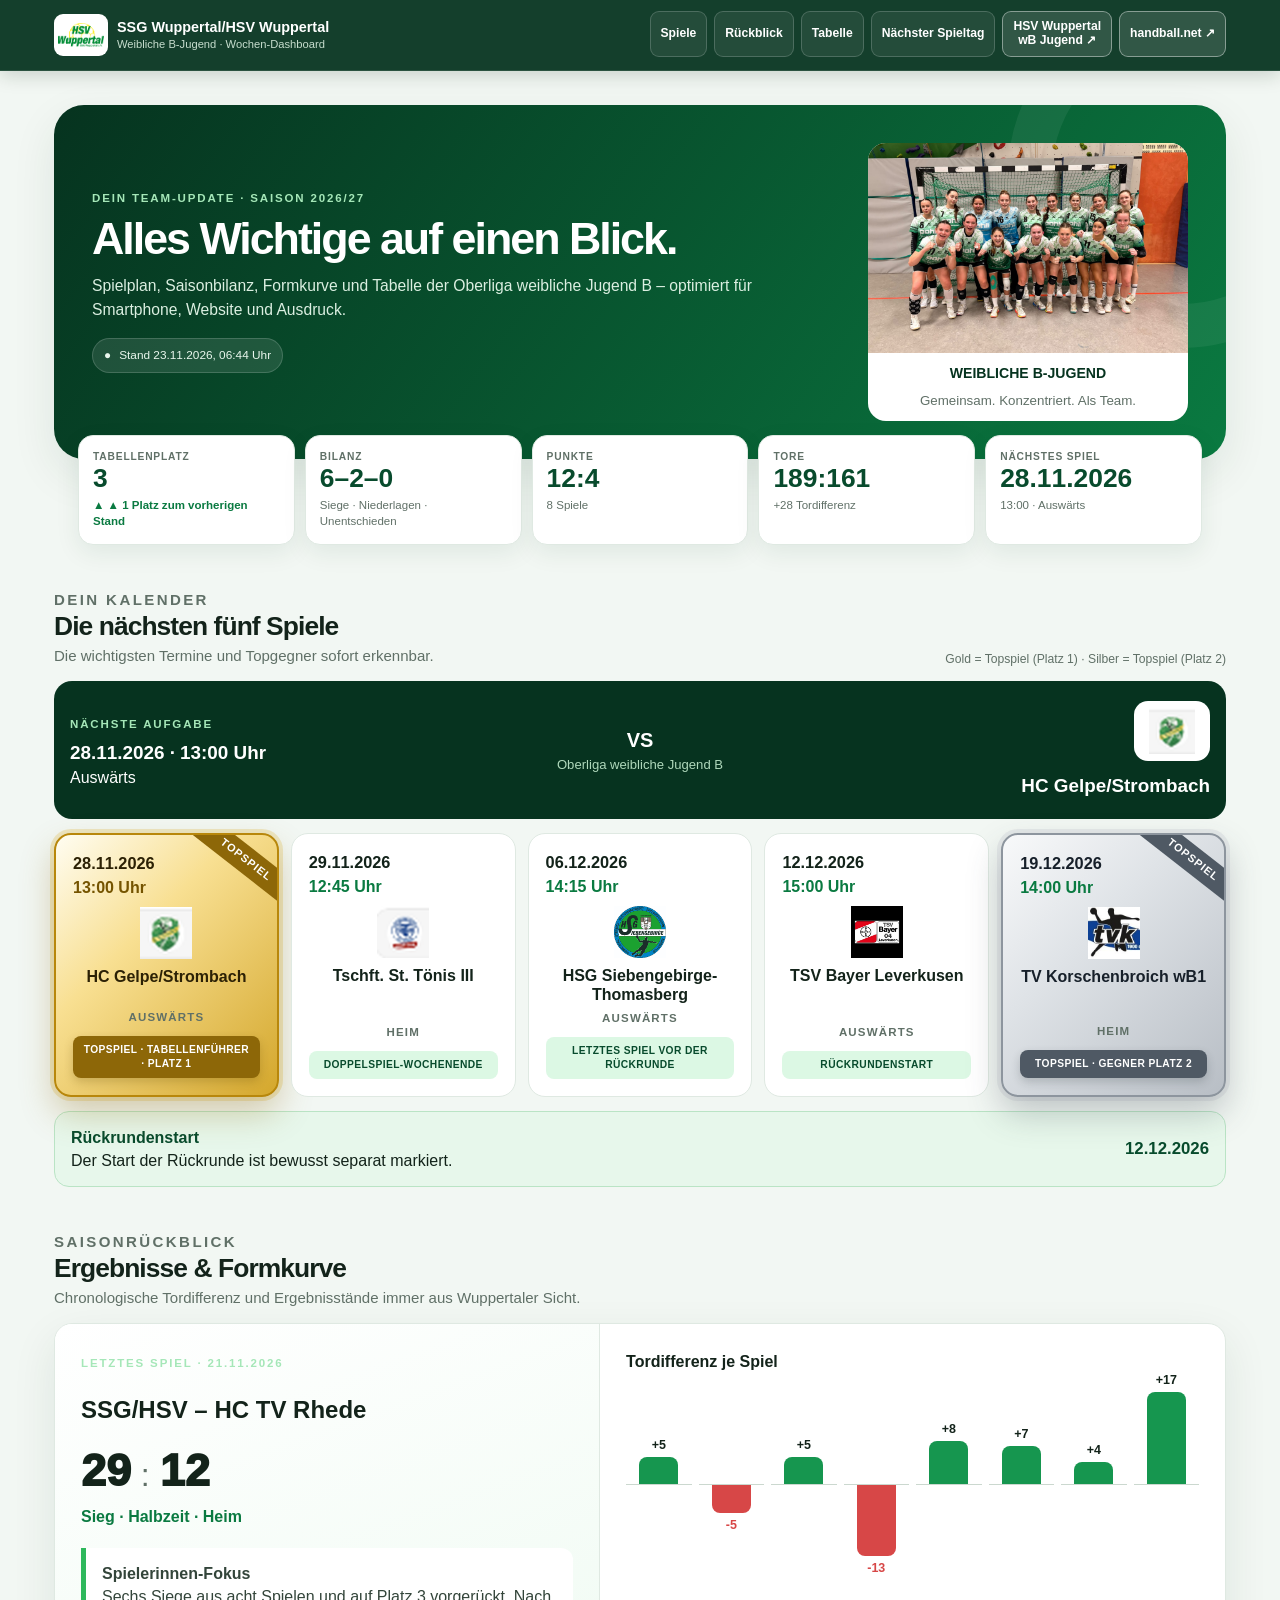
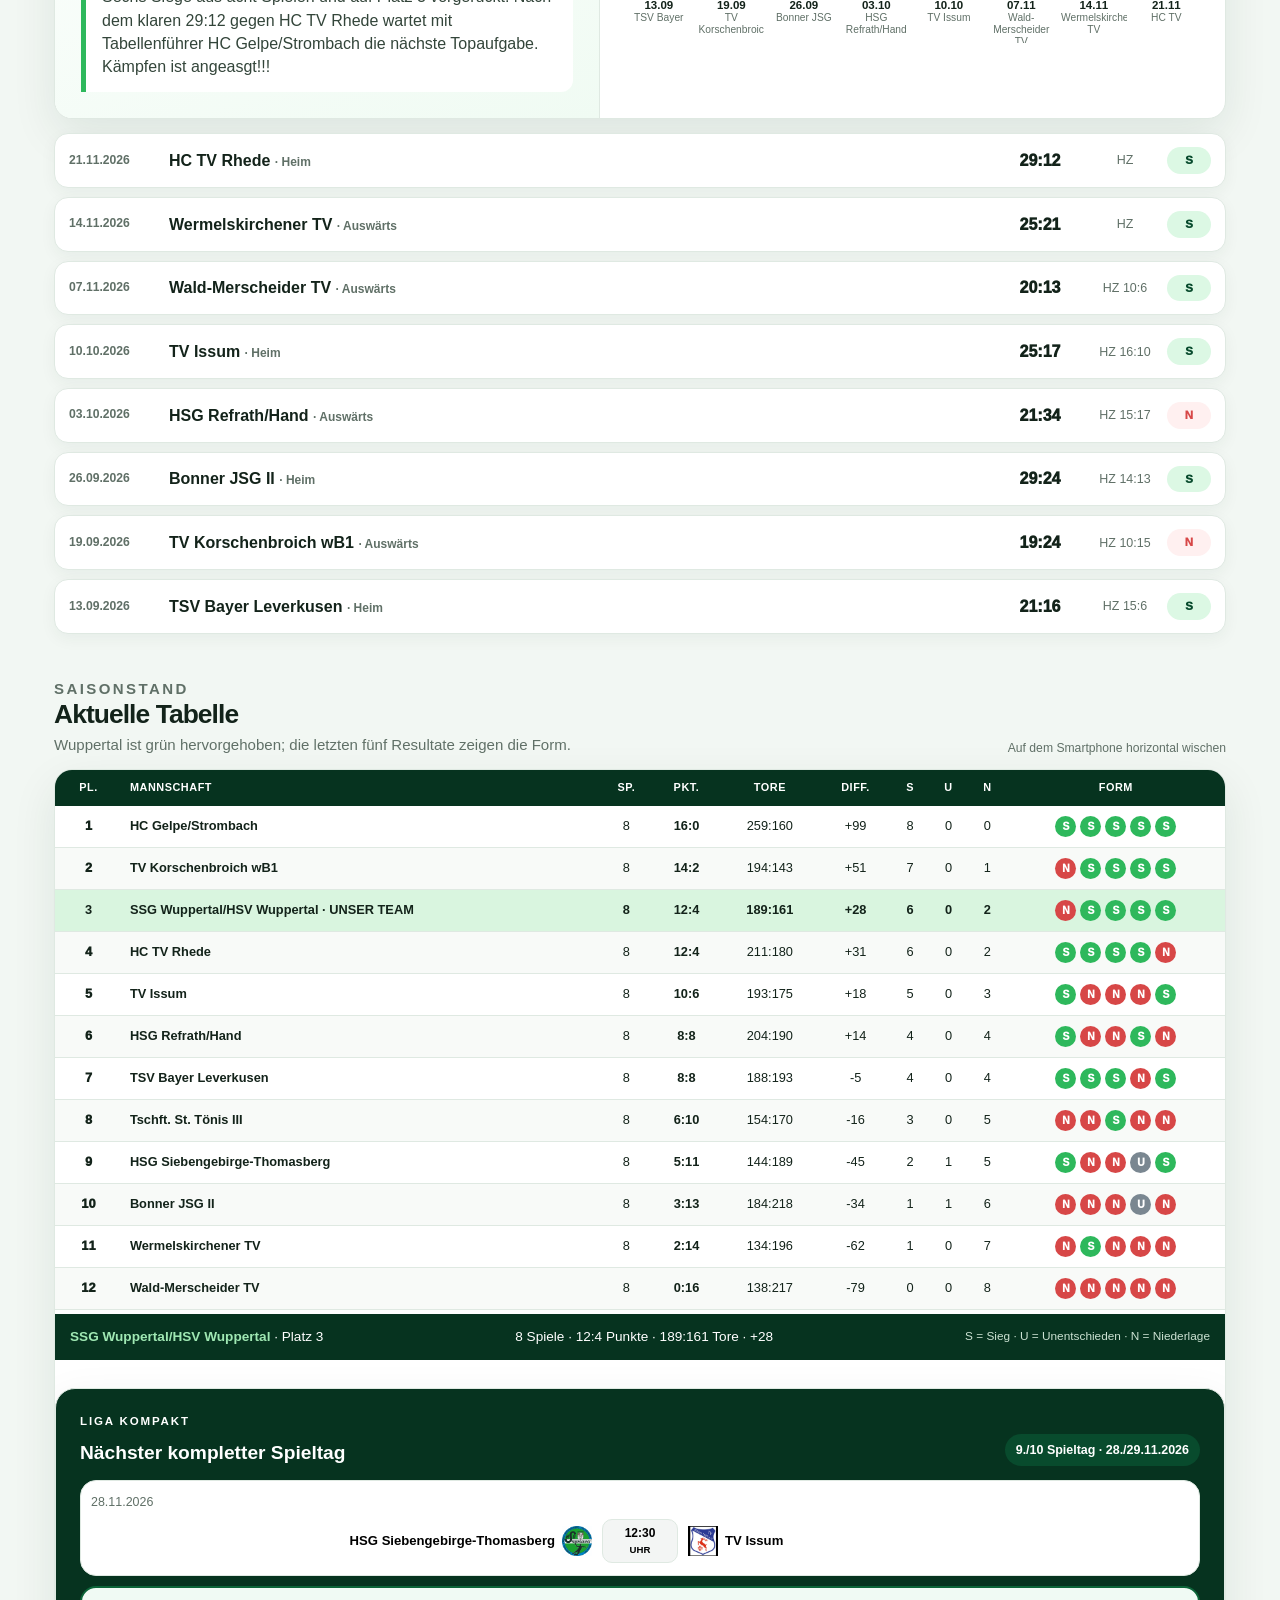
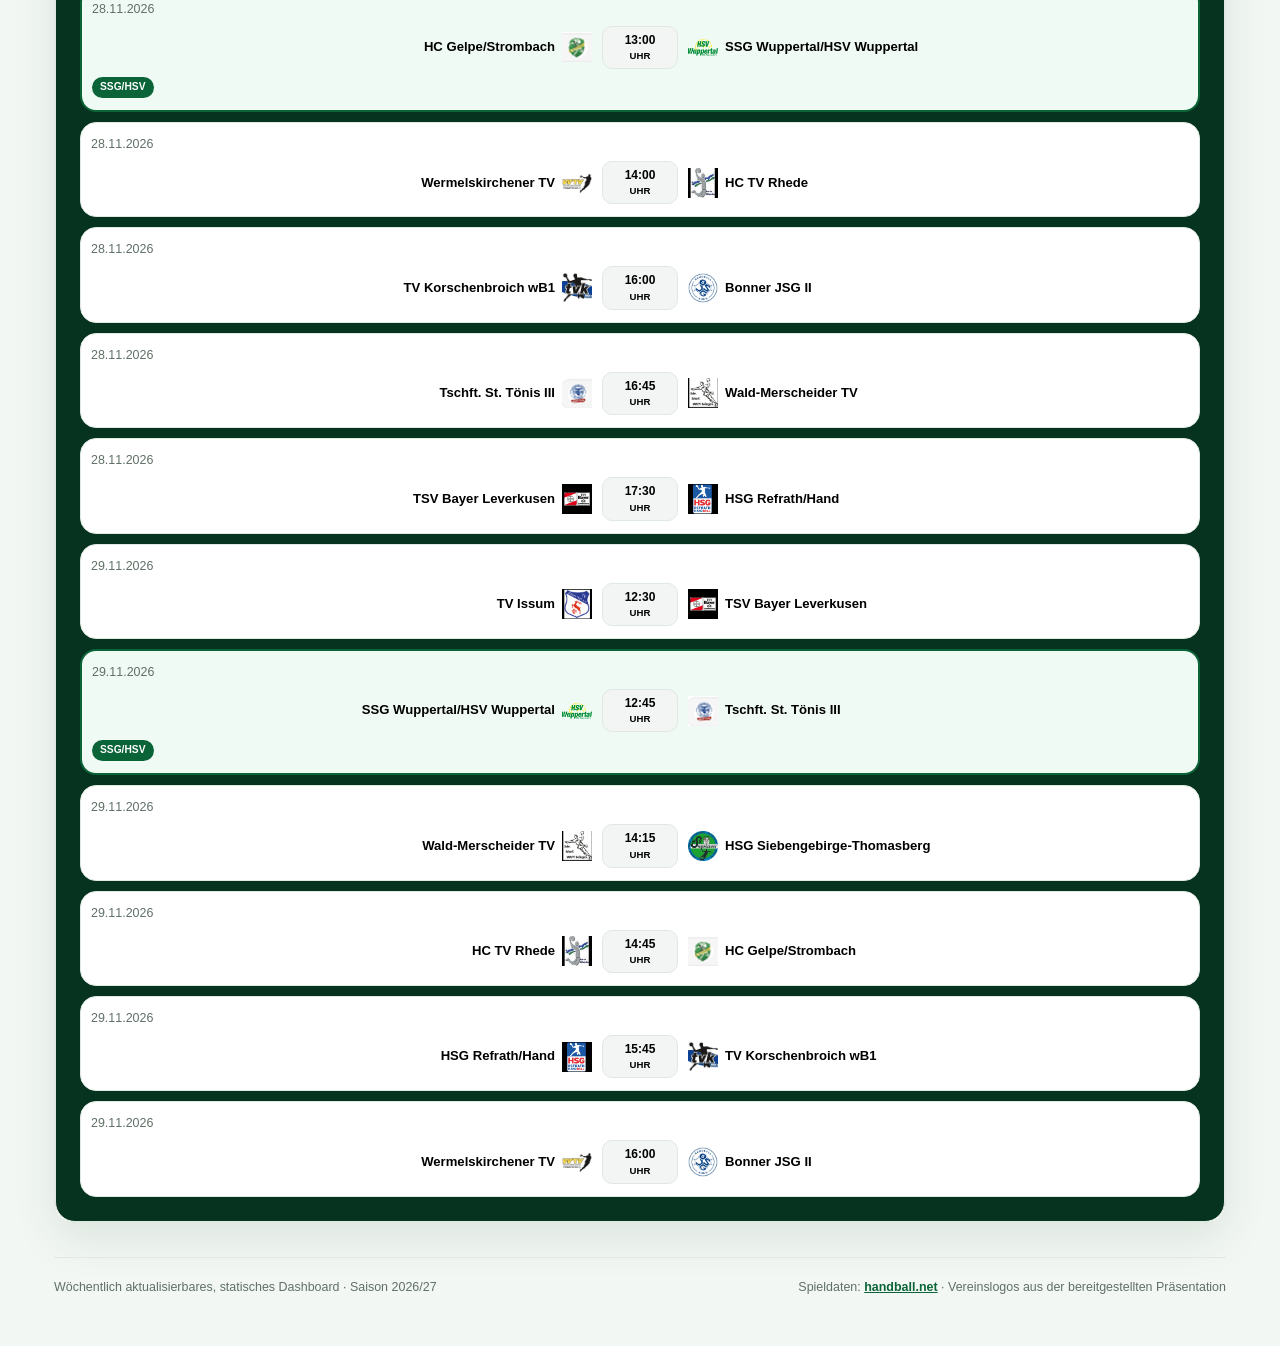
<file: index.html>
<!doctype html>
<html lang="de">
<head>
  <meta name="robots" content="noindex, nofollow, noarchive, nosnippet">
  <meta name="googlebot" content="noindex, nofollow, noarchive, nosnippet">
  <meta charset="utf-8">
  <meta name="viewport" content="width=device-width,initial-scale=1,viewport-fit=cover">
  <meta name="color-scheme" content="light">
  <meta name="description" content="Wöchentliches Saison-Dashboard der weiblichen B-Jugend von SSG Wuppertal/HSV Wuppertal.">
  <meta name="theme-color" content="#06331f">
  <meta property="og:title" content="SSG Wuppertal/HSV Wuppertal · Wochen-Dashboard">
  <meta property="og:description" content="Spiele, Saisonbilanz, Tabelle und die nächsten Termine auf einen Blick.">
  <meta property="og:type" content="website">
  <meta property="og:image" content="assets/ssg-hsv-wuppertal.png">
  <title>SSG Wuppertal/HSV Wuppertal · Wochen-Dashboard</title>
  <link rel="stylesheet" href="styles.css">
  <style>
    /* Dunkelgrüne Abgrenzung für den nächsten kompletten Spieltag */
    #naechster-spieltag {
      margin-top: 28px;
      padding: 24px;
      border-radius: 20px;
      background: #06331f;
      color: #fff;
    }
    #naechster-spieltag .eyebrow,
    #naechster-spieltag h3,
    #naechster-spieltag .matchday-head strong {
      color: #fff;
    }
    #naechster-spieltag .matchday-games {
      color: initial;
    }
    @media (max-width: 700px) {
      #naechster-spieltag { padding: 18px; border-radius: 16px; }
    }
      /* Passwortgeschützte Scouting-Links in den Spielkarten */
      #fixtures .fixture.scouting-link {
        cursor: pointer;
        transition: transform .18s ease, box-shadow .18s ease, outline-color .18s ease;
      }
      #fixtures .fixture.scouting-link:hover {
        transform: translateY(-2px);
        box-shadow: 0 14px 30px rgba(6, 51, 31, .14);
      }
      #fixtures .fixture.scouting-link:focus-visible {
        outline: 3px solid #146c3a;
        outline-offset: 3px;
      }

</style>
</head>
<body>
  <a class="skip" href="#inhalt">Zum Inhalt</a>
  <header class="topbar">
    <div class="topbar-inner">
      <div class="brand"><img id="brand-logo" alt="Vereinslogo"><div><strong id="team-name">SSG Wuppertal/HSV Wuppertal</strong><span>Weibliche B-Jugend · Wochen-Dashboard</span></div></div>
      <nav class="nav" aria-label="Seitennavigation">
        <a href="#spiele">Spiele</a><a href="#rueckblick">Rückblick</a><a href="#tabelle">Tabelle</a><a href="#naechster-spieltag">Nächster Spieltag</a>
        <a class="button" href="https://www.hsv-wuppertal.de/wB.html" target="_blank" rel="noopener noreferrer">HSV Wuppertal<br>wB Jugend ↗</a>
        <a class="button" id="source-link" target="_blank" rel="noopener noreferrer">handball.net ↗</a>
      </nav>
    </div>
  </header>
  <main id="inhalt">
    <section class="hero" aria-labelledby="page-title">
      <div class="hero-grid">
        <div><p class="eyebrow">Dein Team-Update · <span id="season">Saison 2026/27</span></p><h1 id="page-title">Alles Wichtige auf einen Blick.</h1><p class="hero-copy">Spielplan, Saisonbilanz, Formkurve und Tabelle der <span id="league">Oberliga weibliche Jugend B</span> – optimiert für Smartphone, Website und Ausdruck.</p><div class="updated">● <span id="updated">Stand 09.11.2026</span></div></div>
        <div class="hero-logo-card"><img id="hero-logo" alt="Logo SSG Wuppertal/HSV Wuppertal"><strong>WEIBLICHE B-JUGEND</strong><small>Gemeinsam. Konzentriert. Als Team.</small></div>
      </div>
    </section>
    <section class="kpis" id="kpis" aria-label="Saisonkennzahlen"></section>
    <section class="section" id="spiele" aria-labelledby="spiele-title">
      <div class="section-head"><div><p class="eyebrow">Dein Kalender</p><h2 id="spiele-title">Die nächsten fünf Spiele</h2><p>Die wichtigsten Termine und Topgegner sofort erkennbar.</p></div><span class="section-note">Gold = Topspiel (Platz 1) · Silber = Topspiel (Platz 2)</span></div>
      <div class="next-game" id="next-game"></div><div class="fixtures" id="fixtures"></div>
      <div class="round-banner"><span><strong>Rückrundenstart</strong><br>Der Start der Rückrunde ist bewusst separat markiert.</span><strong id="round-date">12.12.2026</strong></div>
    </section>
    <section class="section" id="rueckblick" aria-labelledby="rueckblick-title">
      <div class="section-head"><div><p class="eyebrow">Saisonrückblick</p><h2 id="rueckblick-title">Ergebnisse & Formkurve</h2><p>Chronologische Tordifferenz und Ergebnisstände immer aus Wuppertaler Sicht.</p></div></div>
      <div class="panel back-card"><div class="back-summary" id="last-result"></div><div class="chart-wrap"><strong>Tordifferenz je Spiel</strong><div class="diff-chart" id="diff-chart" aria-label="Diagramm der Tordifferenz je Spiel"></div></div></div>
      <div class="panel results-list" id="results-list" aria-label="Bisherige Saisonspiele"></div>
    </section>
    <section class="section" id="tabelle" aria-labelledby="tabelle-title">
      <div class="section-head"><div><p class="eyebrow">Saisonstand</p><h2 id="tabelle-title">Aktuelle Tabelle</h2><p>Wuppertal ist grün hervorgehoben; die letzten fünf Resultate zeigen die Form.</p></div><span class="section-note">Auf dem Smartphone horizontal wischen</span></div>
      <div class="panel table-panel">
        <div class="table-scroll"><table class="standings"><thead><tr><th>Pl.</th><th class="team-col">Mannschaft</th><th>Sp.</th><th>Pkt.</th><th>Tore</th><th>Diff.</th><th>S</th><th>U</th><th>N</th><th>Form</th></tr></thead><tbody id="standings-body"></tbody></table></div>
        <div class="table-summary" id="table-summary"></div>
        <div class="matchday-block" id="naechster-spieltag">
          <div class="matchday-head"><div><p class="eyebrow">Liga kompakt</p><h3>Nächster kompletter Spieltag</h3></div><strong id="matchday-label"></strong></div>
          <div id="matchday-games" class="matchday-games"></div>
        </div>
      </div>
    </section>
    <footer class="footer"><span>Wöchentlich aktualisierbares, statisches Dashboard · Saison 2026/27</span><span>Spieldaten: <a id="footer-source" target="_blank" rel="noopener">handball.net</a> · Vereinslogos aus der bereitgestellten Präsentation</span></footer>
  </main>
  <script src="dashboard-daten.js"></script><script src="app.js"></script>
  <script>
    (() => {
      "use strict";

      const scoutingPassword = "all4one";
      const scoutingLinks = [
        {
          opponent: "HC Gelpe/Strombach",
          file: "HSV_Wuppertal_Scouting_Gelpe.html",
          passwordText: "Bitte Passwort eingeben, um das Scouting gegen HC Gelpe/Strombach zu öffnen."
        },
        {
          opponent: "Tschft. St. Tönis III",
          file: "HSV_Wuppertal_Scouting_St_Toenis.html",
          passwordText: "Bitte Passwort eingeben, um das Scouting gegen Tschft. St. Tönis III zu öffnen."
        }
      ];

      function openProtectedScouting(config) {
        const passwordTab = window.open("about:blank", "_blank");
        if (!passwordTab) {
          window.alert("Der neue Tab konnte nicht geöffnet werden. Bitte Pop-ups für diese Seite erlauben.");
          return;
        }

        const targetUrl = new URL(config.file, window.location.href).href;
        const passwordDocument = passwordTab.document;
        passwordDocument.open();
        passwordDocument.write(`<!doctype html>
<html lang="de">
<head>
  <meta charset="utf-8">
  <meta name="viewport" content="width=device-width,initial-scale=1">
  <meta name="robots" content="noindex, nofollow, noarchive, nosnippet">
  <meta name="theme-color" content="#06331f">
  <title>Scouting · Passwort</title>
  <style>
    :root { color-scheme: light; font-family: Inter, system-ui, -apple-system, BlinkMacSystemFont, "Segoe UI", sans-serif; }
    * { box-sizing: border-box; }
    body { margin: 0; min-height: 100vh; display: grid; place-items: center; padding: 24px; background: #eef4f0; color: #13211a; }
    main { width: min(100%, 420px); padding: 30px; border: 1px solid #cfdcd3; border-radius: 20px; background: #fff; box-shadow: 0 18px 50px rgba(6, 51, 31, .14); }
    .eyebrow { margin: 0 0 8px; color: #146c3a; font-size: .78rem; font-weight: 800; letter-spacing: .08em; text-transform: uppercase; }
    h1 { margin: 0 0 10px; font-size: clamp(1.65rem, 6vw, 2.2rem); line-height: 1.05; }
    p { margin: 0 0 22px; color: #5c6b7a; line-height: 1.5; }
    label { display: block; margin-bottom: 7px; font-weight: 750; }
    input { width: 100%; min-height: 48px; padding: 11px 13px; border: 1px solid #9fb3a7; border-radius: 10px; font: inherit; color: #13211a; background: #fff; }
    input:focus { outline: 3px solid rgba(20, 108, 58, .22); border-color: #146c3a; }
    button { width: 100%; min-height: 48px; margin-top: 14px; border: 0; border-radius: 10px; padding: 11px 16px; background: #06331f; color: #fff; font: inherit; font-weight: 800; cursor: pointer; }
    button:hover { background: #0a4a2e; }
    #password-error { min-height: 1.4em; margin: 12px 0 0; color: #b42318; font-size: .92rem; font-weight: 700; }
  </style>
</head>
<body>
  <main>
    <p class="eyebrow">HSV Wuppertal · Scouting</p>
    <h1>Passwort erforderlich</h1>
    <p>${config.passwordText}</p>
    <form id="password-form">
      <label for="scouting-password">Passwort</label>
      <input id="scouting-password" name="password" type="password" autocomplete="current-password" required autofocus>
      <button type="submit">Scouting öffnen</button>
      <p id="password-error" role="alert" aria-live="polite"></p>
    </form>
  </main>
</body>
</html>`);
        passwordDocument.close();

        const passwordForm = passwordDocument.getElementById("password-form");
        const passwordInput = passwordDocument.getElementById("scouting-password");
        const passwordError = passwordDocument.getElementById("password-error");

        passwordForm.addEventListener("submit", (event) => {
          event.preventDefault();
          if (passwordInput.value === scoutingPassword) {
            passwordTab.location.replace(targetUrl);
            return;
          }
          passwordError.textContent = "Falsches Passwort.";
          passwordInput.value = "";
          passwordInput.focus();
        });

        passwordTab.opener = null;
        passwordInput.focus();
      }

      const fixtureCards = Array.from(document.querySelectorAll("#fixtures .fixture"));

      const topGame = fixtureCards.find((item) =>
        item.textContent.includes("Korschenbroich") && /19\.12(?:\.2026)?/.test(item.textContent)
      );
      if (topGame) {
        topGame.classList.add("topspiel-silber");
        topGame.setAttribute("data-topspiel", "true");
        topGame.setAttribute("title", "Topspiel gegen den Tabellenzweiten TV Korschenbroich");

        let topGameBadge = topGame.querySelector(".badge");
        if (!topGameBadge) {
          topGameBadge = document.createElement("span");
          topGameBadge.className = "badge";
          topGame.prepend(topGameBadge);
        }
        topGameBadge.classList.add("topspiel-badge");
        topGameBadge.textContent = "TOPSPIEL · GEGNER PLATZ 2";
      }

      scoutingLinks.forEach((config) => {
        const card = fixtureCards.find((item) => item.textContent.includes(config.opponent));
        if (!card) return;

        card.classList.add("scouting-link");
        card.setAttribute("role", "link");
        card.setAttribute("tabindex", "0");
        card.setAttribute("aria-label", `${config.opponent}: passwortgeschütztes Scouting in neuem Tab öffnen`);
        card.setAttribute("title", "Passwortgeschütztes Scouting in neuem Tab öffnen");

        if (config.opponent === "HC Gelpe/Strombach") {
          card.classList.add("topspiel-gold");
          card.setAttribute("data-topspiel", "true");
          card.setAttribute("title", "Topspiel gegen den Tabellenführer HC Gelpe/Strombach");

          let badge = card.querySelector(".badge");
          if (!badge) {
            badge = document.createElement("span");
            badge.className = "badge";
            card.append(badge);
          }
          badge.classList.add("topspiel-badge");
          badge.textContent = "TOPSPIEL · TABELLENFÜHRER · PLATZ 1";
        }

        card.addEventListener("click", () => openProtectedScouting(config));
        card.addEventListener("keydown", (event) => {
          if (event.key === "Enter" || event.key === " ") {
            event.preventDefault();
            openProtectedScouting(config);
          }
        });
      });
    })();
  </script>
</body>
</html>
</file>
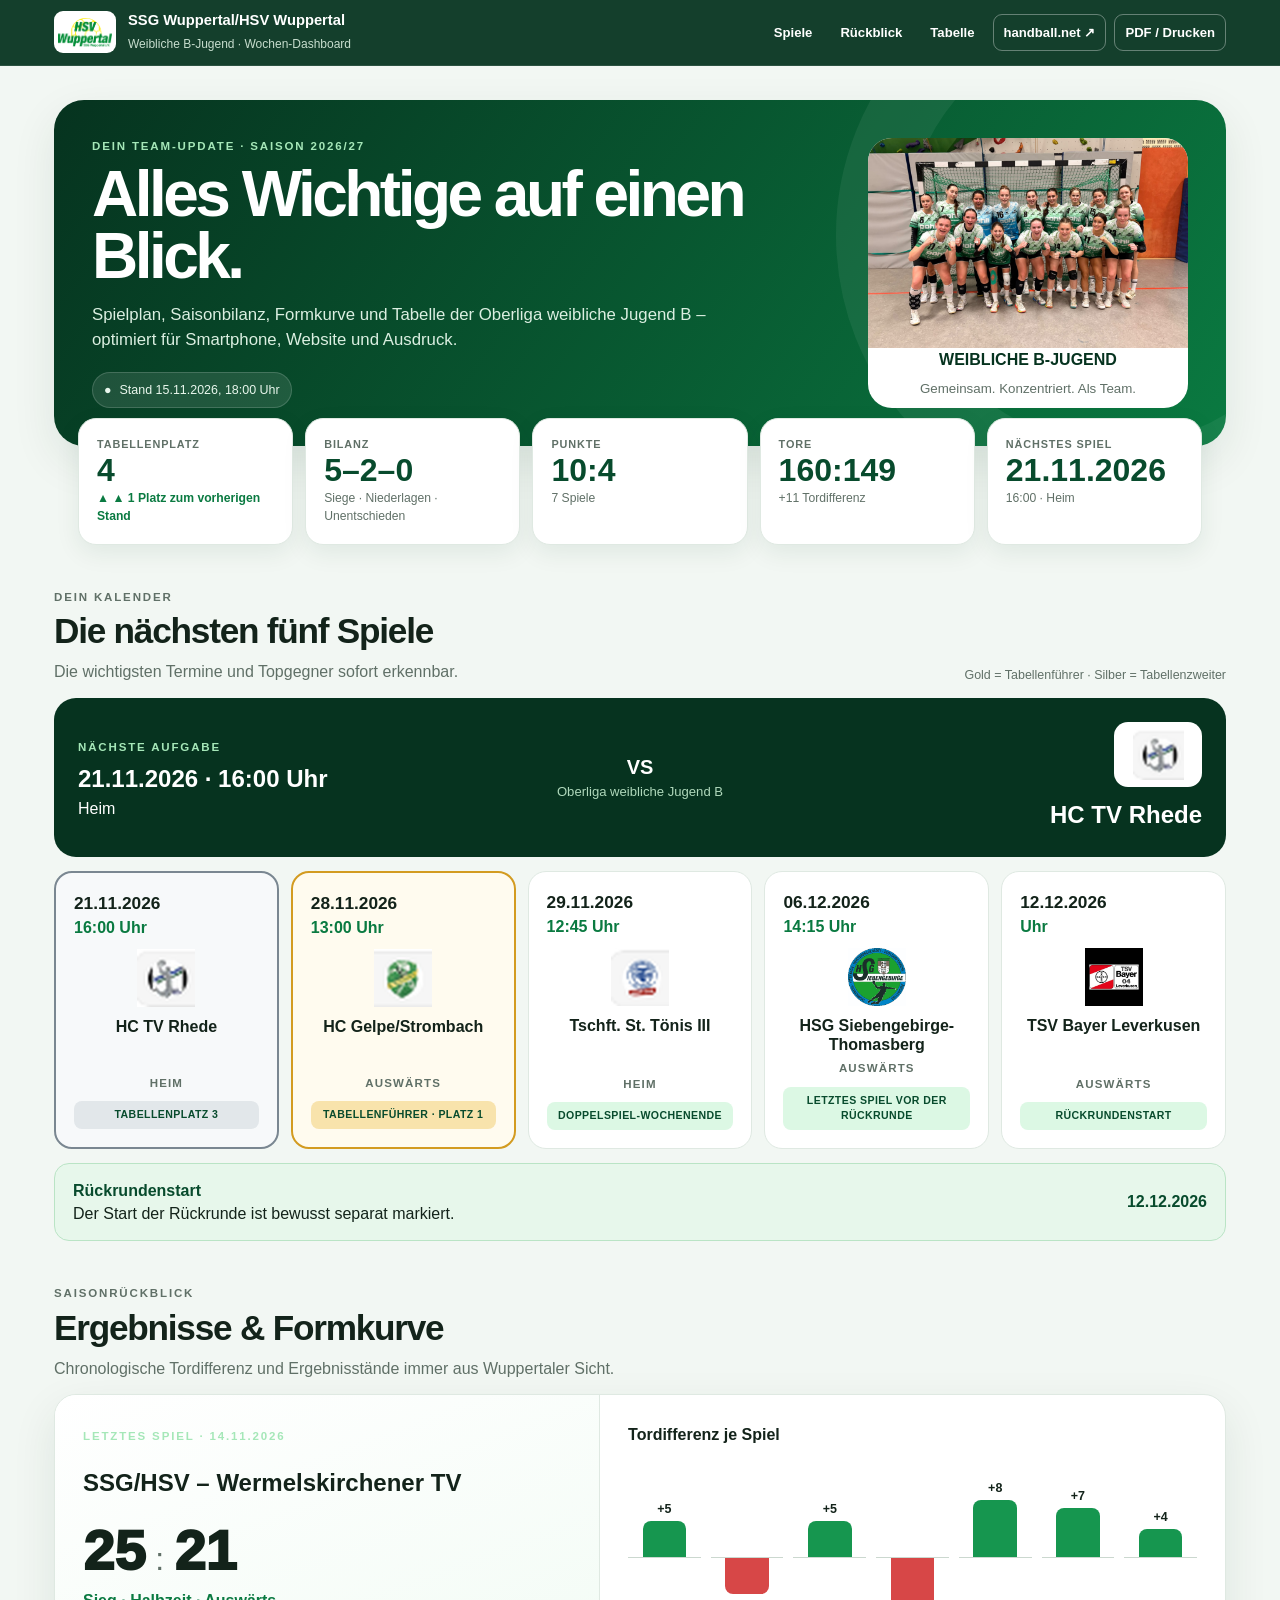
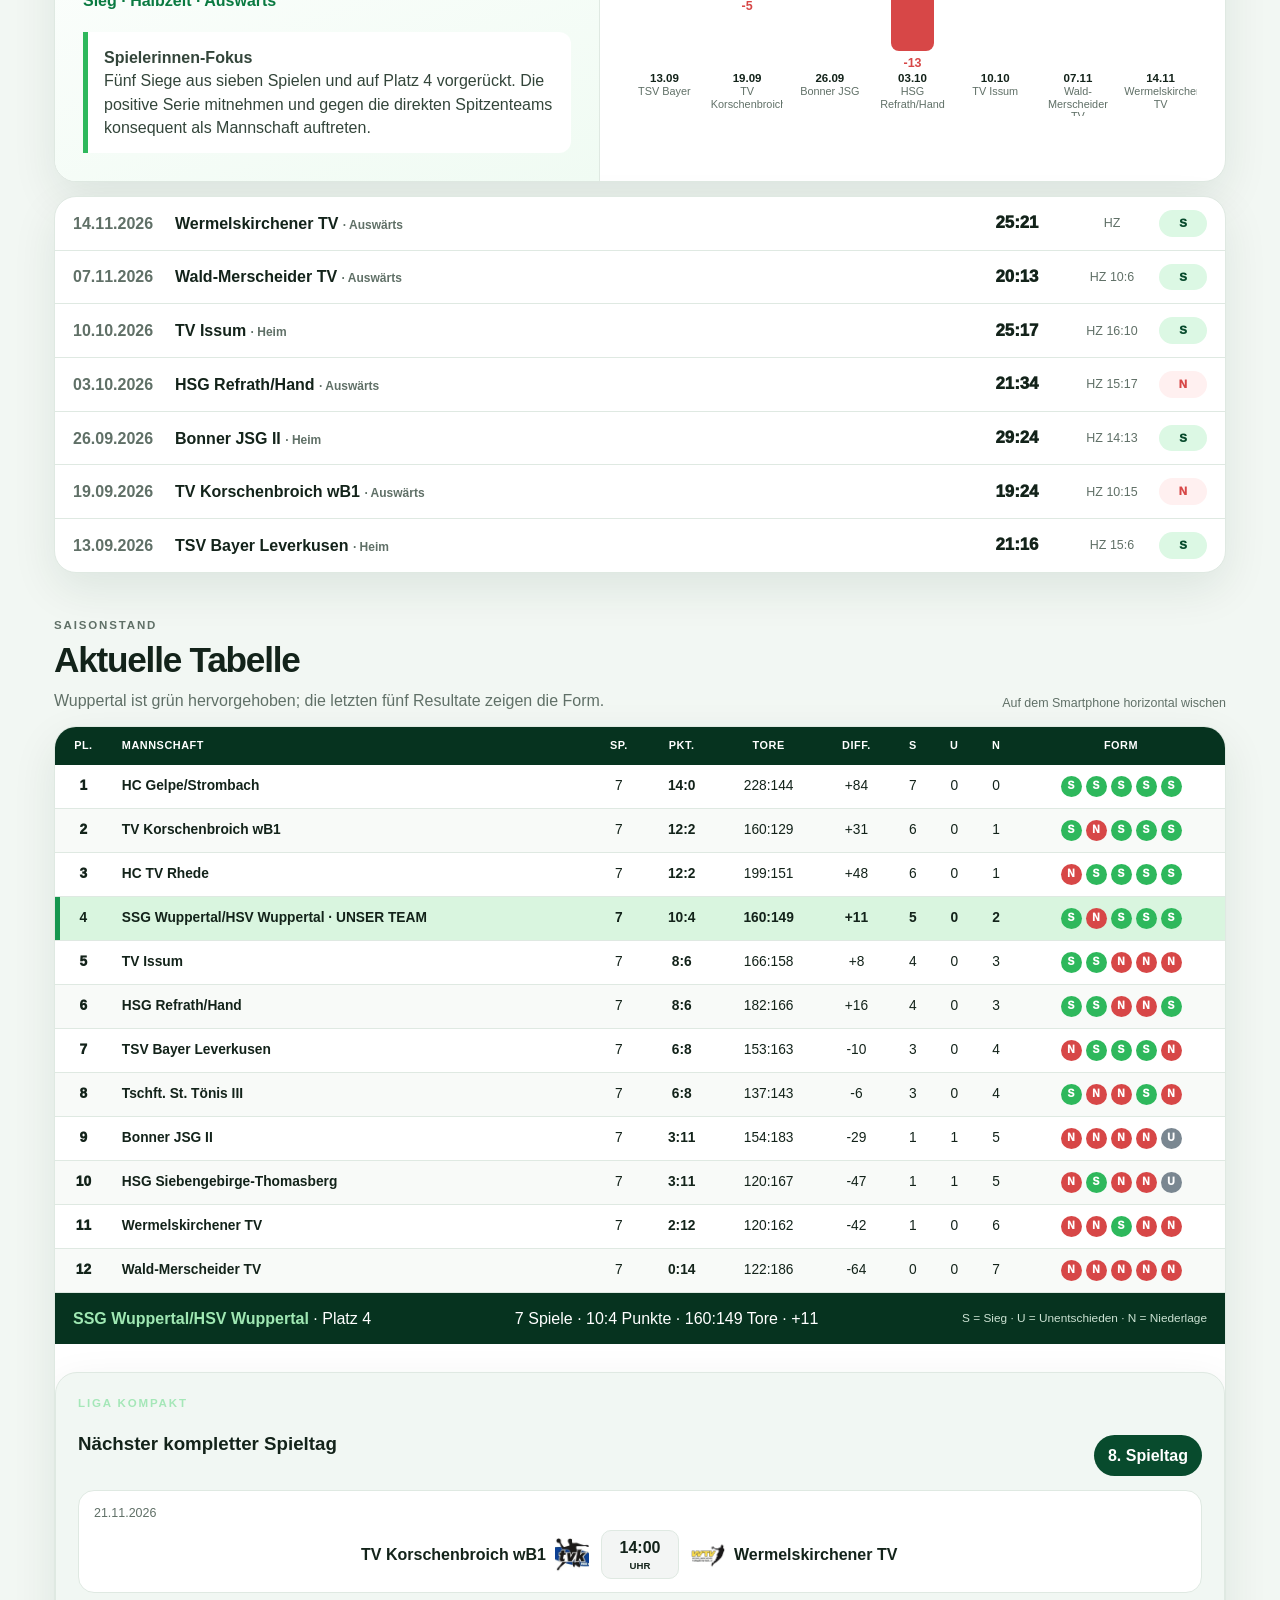
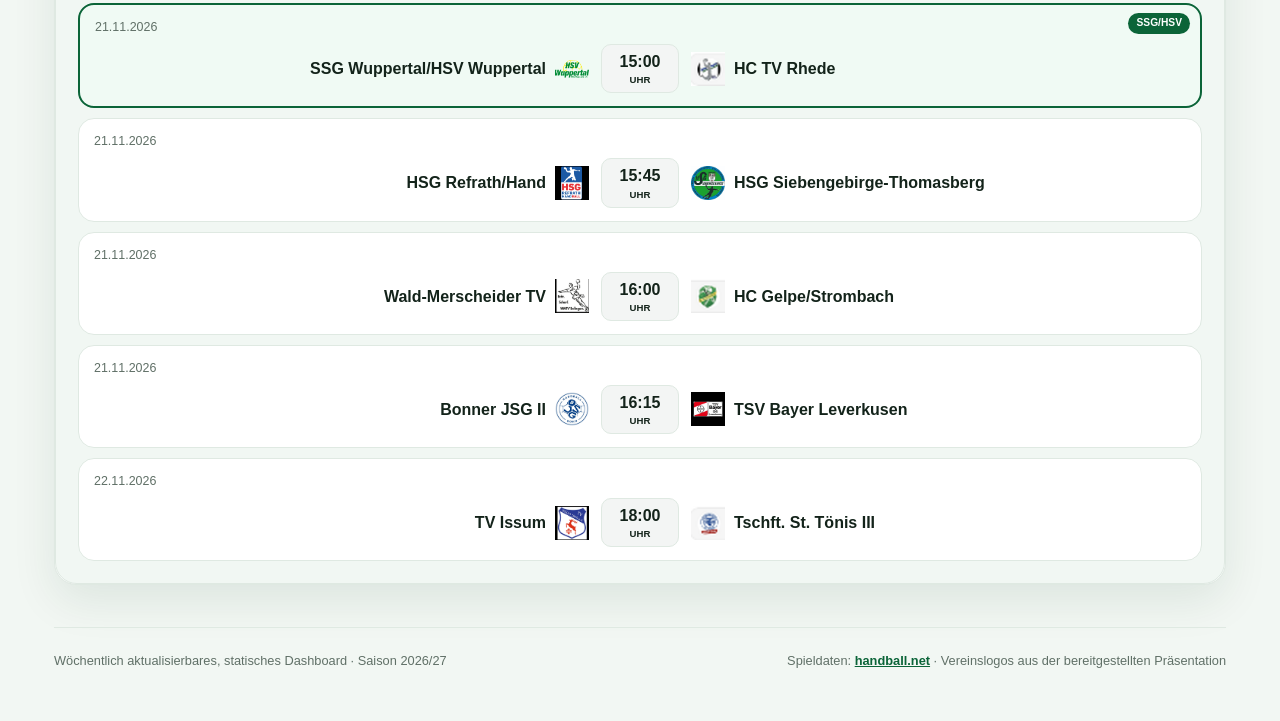
<file: dev/index.html>
<!doctype html>
<html lang="de">
<head>
  <meta charset="utf-8">
  <meta name="viewport" content="width=device-width,initial-scale=1">
  <meta name="description" content="Wöchentliches Saison-Dashboard der weiblichen B-Jugend von SSG Wuppertal/HSV Wuppertal.">
  <meta name="theme-color" content="#06331f">
  <meta property="og:title" content="SSG Wuppertal/HSV Wuppertal · Wochen-Dashboard">
  <meta property="og:description" content="Spiele, Saisonbilanz, Tabelle und die nächsten Termine auf einen Blick.">
  <meta property="og:type" content="website">
  <meta property="og:image" content="assets/ssg-hsv-wuppertal.png">
  <title>SSG Wuppertal/HSV Wuppertal · Wochen-Dashboard</title>
  <link rel="stylesheet" href="styles.css">
</head>
<body>
  <a class="skip" href="#inhalt">Zum Inhalt</a>
  <header class="topbar">
    <div class="topbar-inner">
      <div class="brand"><img id="brand-logo" alt="Vereinslogo"><div><strong id="team-name">SSG Wuppertal/HSV Wuppertal</strong><span>Weibliche B-Jugend · Wochen-Dashboard</span></div></div>
      <nav class="nav" aria-label="Seitennavigation">
        <a href="#spiele">Spiele</a><a href="#rueckblick">Rückblick</a><a href="#tabelle">Tabelle</a>
        <a class="button" id="source-link" target="_blank" rel="noopener">handball.net ↗</a>
        <a class="button" href="#" id="print-button">PDF / Drucken</a>
      </nav>
    </div>
  </header>

  <main id="inhalt">
    <section class="hero" aria-labelledby="page-title">
      <div class="hero-grid">
        <div>
          <p class="eyebrow">Dein Team-Update · <span id="season">Saison 2026/27</span></p>
          <h1 id="page-title">Alles Wichtige auf einen Blick.</h1>
          <p class="hero-copy">Spielplan, Saisonbilanz, Formkurve und Tabelle der <span id="league">Oberliga weibliche Jugend B</span> – optimiert für Smartphone, Website und Ausdruck.</p>
          <div class="updated">● <span id="updated">Stand 09.11.2026</span></div>
        </div>
        <div class="hero-logo-card"><img id="hero-logo" alt="Logo SSG Wuppertal/HSV Wuppertal"><strong>WEIBLICHE B-JUGEND</strong><small>Gemeinsam. Konzentriert. Als Team.</small></div>
      </div>
    </section>

    <section class="kpis" id="kpis" aria-label="Saisonkennzahlen"></section>

    <section class="section" id="spiele" aria-labelledby="spiele-title">
      <div class="section-head"><div><p class="eyebrow">Dein Kalender</p><h2 id="spiele-title">Die nächsten fünf Spiele</h2><p>Die wichtigsten Termine und Topgegner sofort erkennbar.</p></div><span class="section-note">Gold = Tabellenführer · Silber = Tabellenzweiter</span></div>
      <div class="next-game" id="next-game"></div>
      <div class="fixtures" id="fixtures"></div>
      <div class="round-banner"><span><strong>Rückrundenstart</strong><br>Der Start der Rückrunde ist bewusst separat markiert.</span><strong id="round-date">12.12.2026</strong></div>
    </section>

    <section class="section" id="rueckblick" aria-labelledby="rueckblick-title">
      <div class="section-head"><div><p class="eyebrow">Saisonrückblick</p><h2 id="rueckblick-title">Ergebnisse & Formkurve</h2><p>Chronologische Tordifferenz und Ergebnisstände immer aus Wuppertaler Sicht.</p></div></div>
      <div class="panel back-card">
        <div class="back-summary" id="last-result"></div>
        <div class="chart-wrap"><strong>Tordifferenz je Spiel</strong><div class="diff-chart" id="diff-chart" aria-label="Diagramm der Tordifferenz je Spiel"></div></div>
      </div>
      <div class="panel results-list" id="results-list" aria-label="Bisherige Saisonspiele"></div>
    </section>

    <section class="section" id="tabelle" aria-labelledby="tabelle-title">
      <div class="section-head"><div><p class="eyebrow">Saisonstand</p><h2 id="tabelle-title">Aktuelle Tabelle</h2><p>Wuppertal ist grün hervorgehoben; die letzten fünf Resultate zeigen die Form.</p></div><span class="section-note">Auf dem Smartphone horizontal wischen</span></div>
      <div class="panel table-panel">
        <div class="table-scroll">
          <table class="standings">
            <thead><tr><th>Pl.</th><th class="team-col">Mannschaft</th><th>Sp.</th><th>Pkt.</th><th>Tore</th><th>Diff.</th><th>S</th><th>U</th><th>N</th><th>Form</th></tr></thead>
            <tbody id="standings-body"></tbody>
          </table>
        </div>
        <div class="table-summary" id="table-summary"></div>
        <div class="matchday-block">
          <div class="matchday-head"><div><p class="eyebrow">Liga kompakt</p><h3>Nächster kompletter Spieltag</h3></div><strong id="matchday-label"></strong></div>
          <div id="matchday-games" class="matchday-games"></div>
        </div>
      </div>
    </section>

    <footer class="footer">
      <span>Wöchentlich aktualisierbares, statisches Dashboard · Saison 2026/27</span>
      <span>Spieldaten: <a id="footer-source" target="_blank" rel="noopener">handball.net</a> · Vereinslogos aus der bereitgestellten Präsentation</span>
    </footer>
  </main>

  <script src="dashboard-daten.js"></script>
  <script src="app.js"></script>
</body>
</html>
</file>
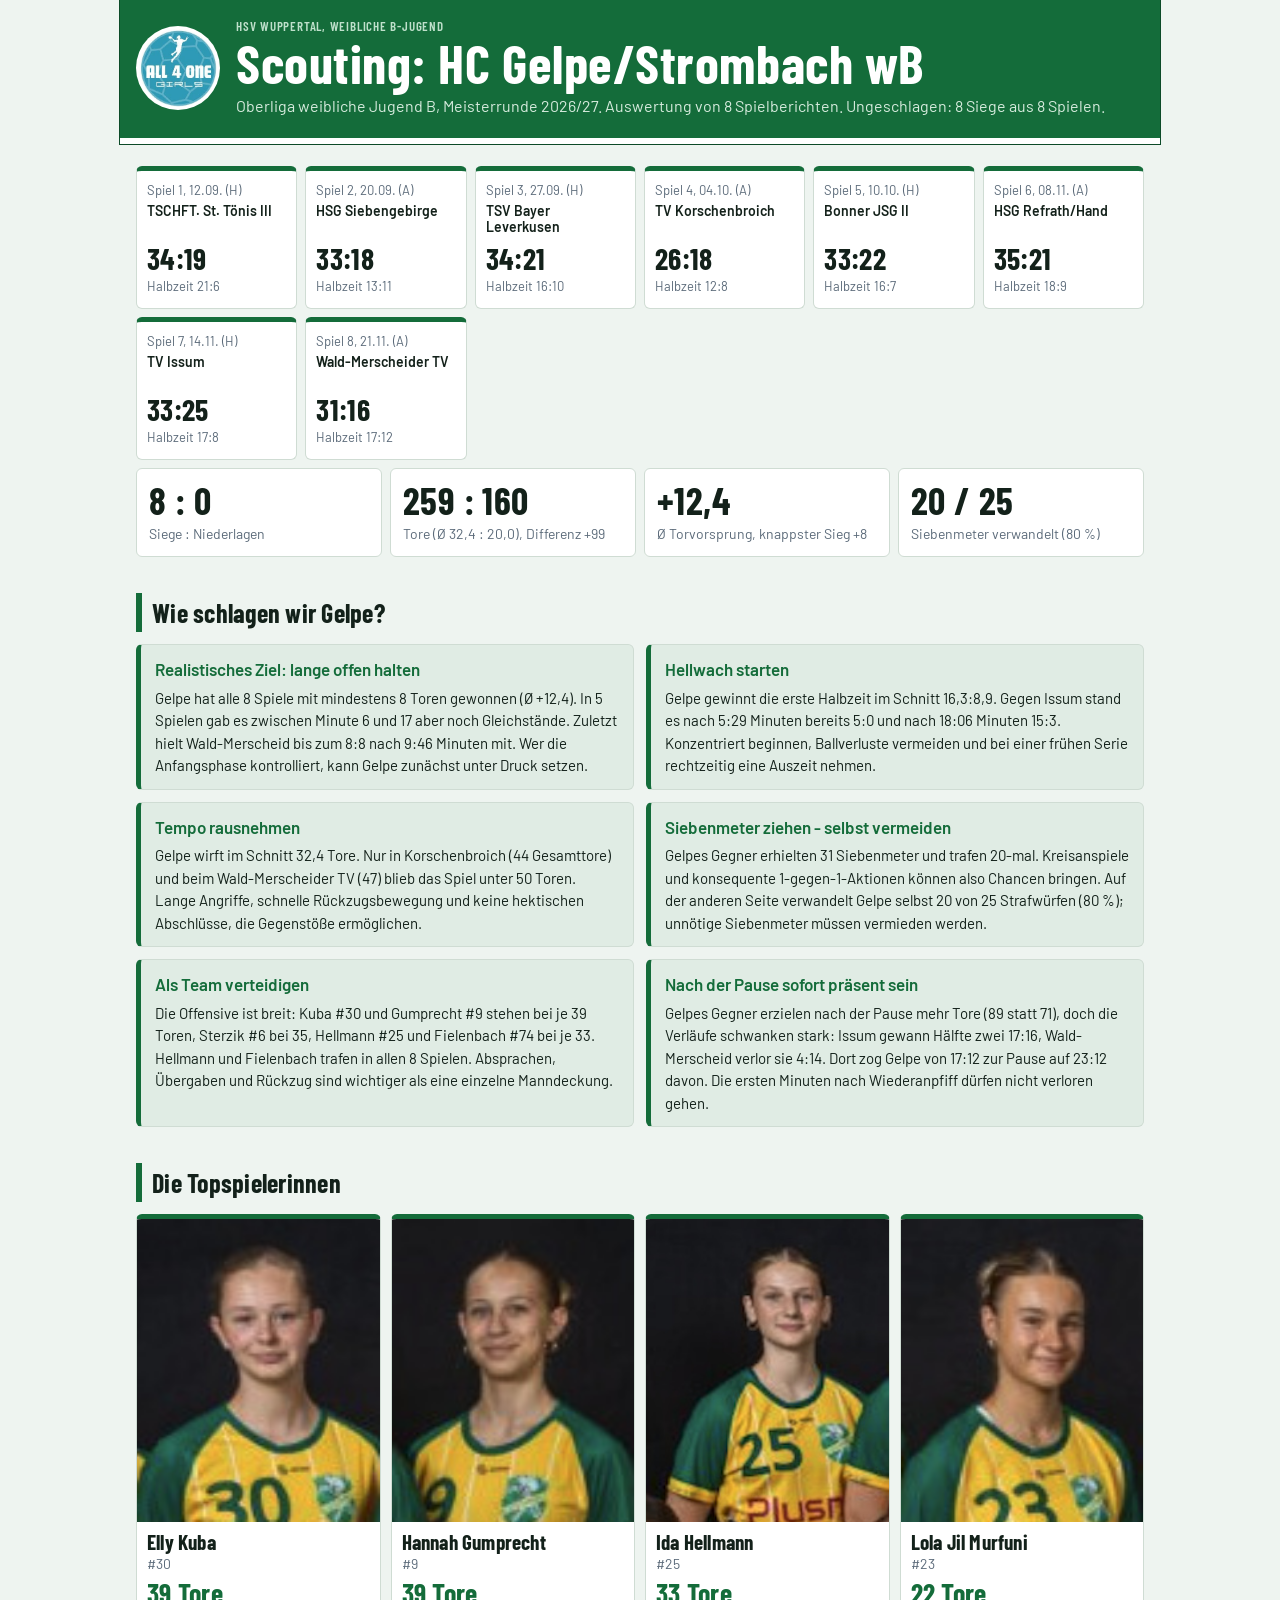
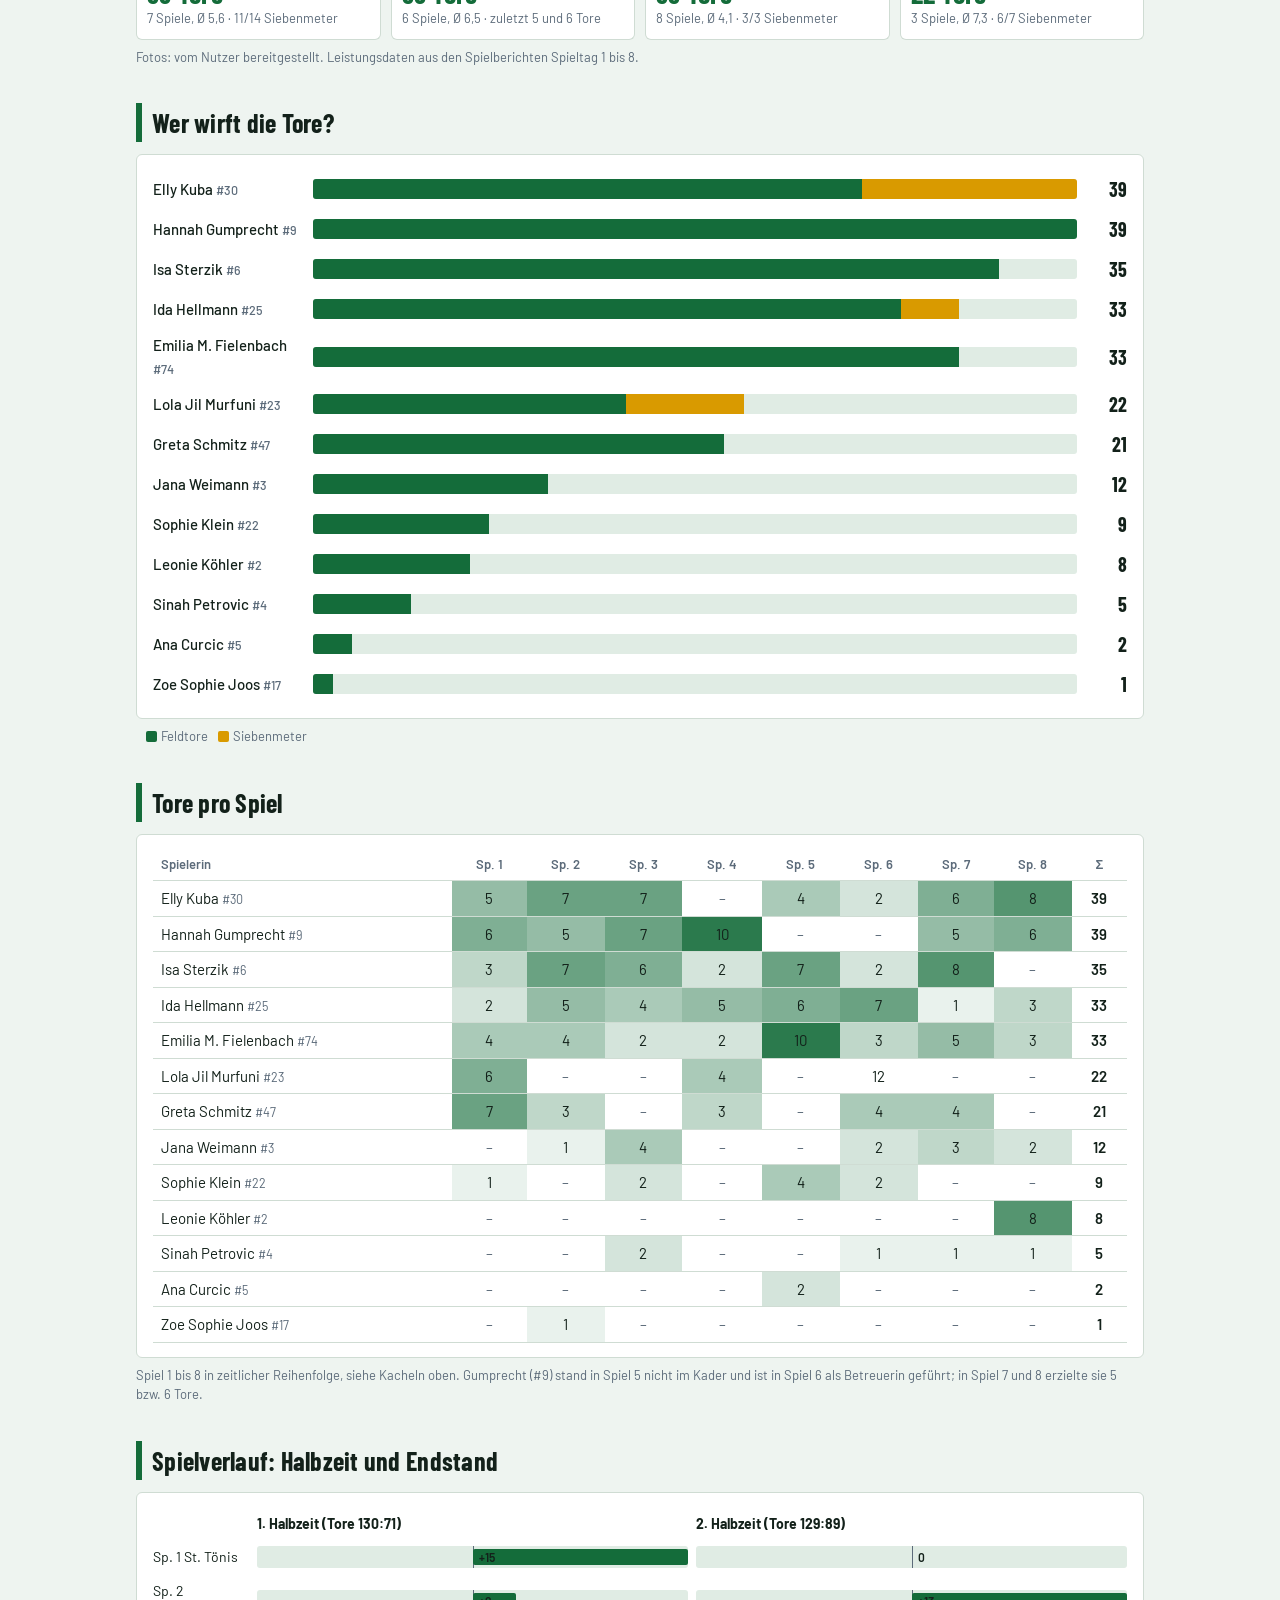
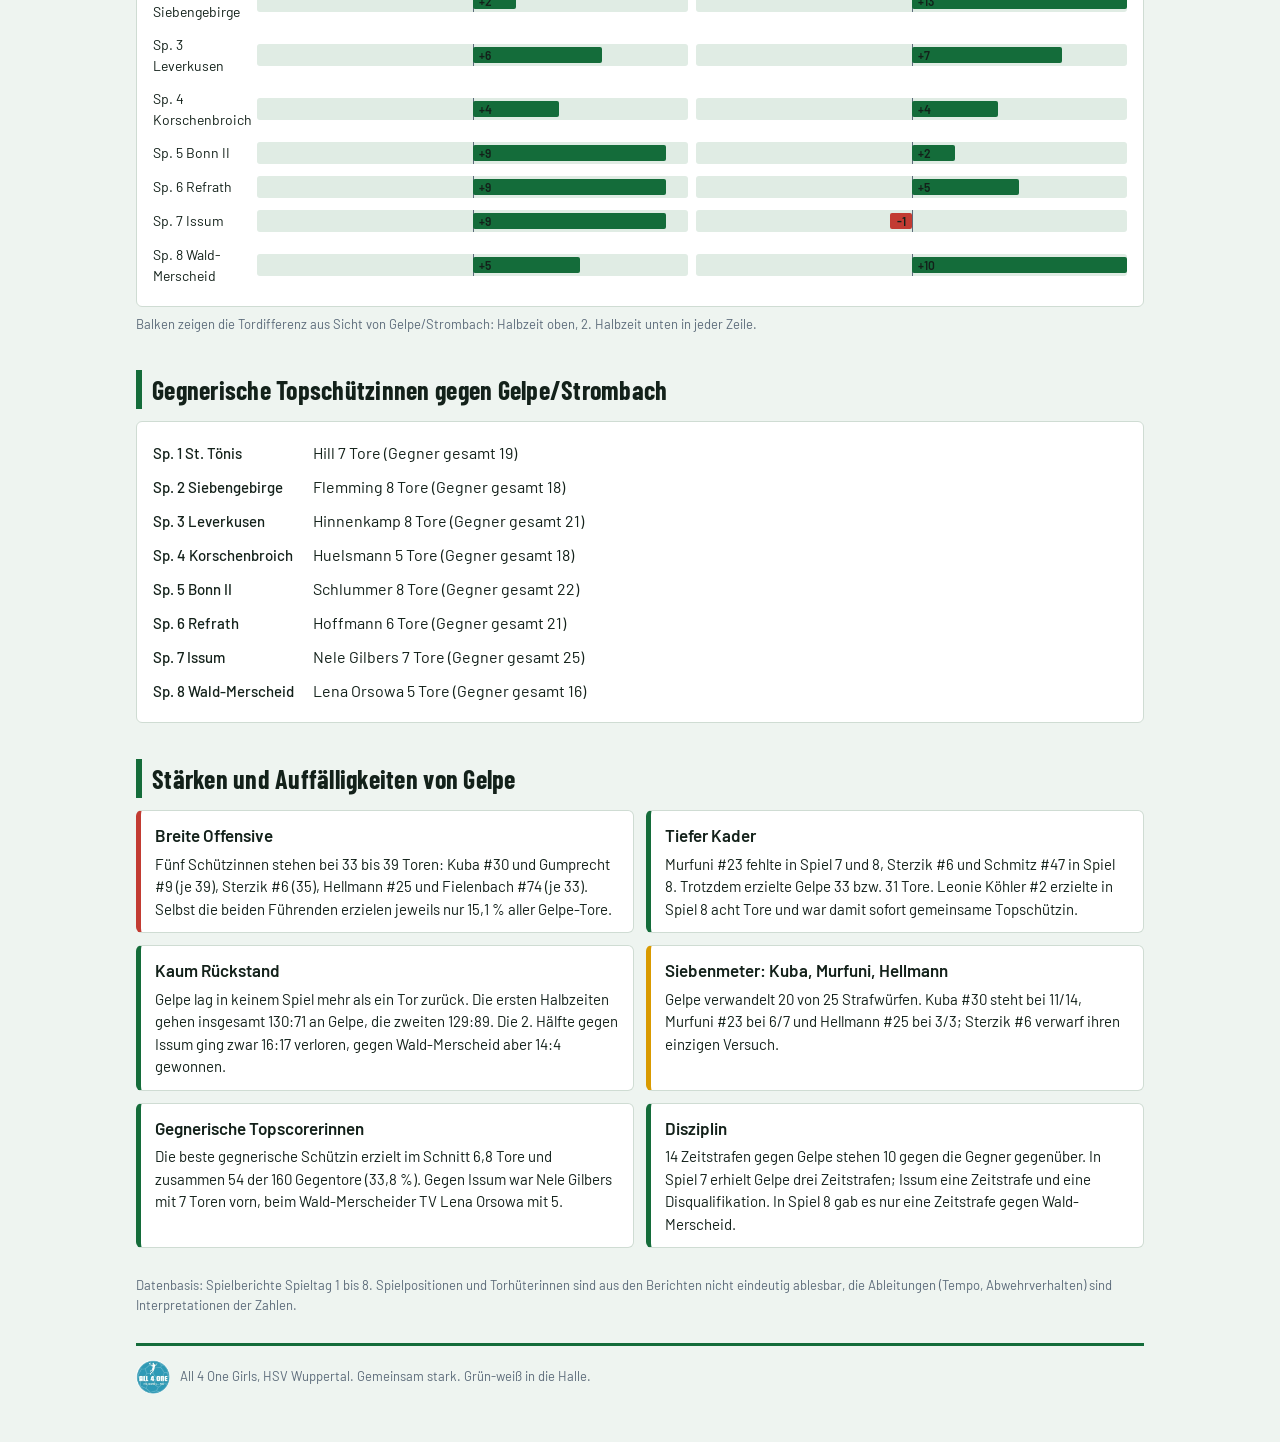
<file: HSV_Wuppertal_Scouting_Gelpe.html>
<!DOCTYPE html>

<html lang="de">
<head>
<meta charset="utf-8"/>
<meta content="width=device-width, initial-scale=1, viewport-fit=cover" name="viewport"/>
<title>Scouting HC Gelpe/Strombach wB-Jugend, HSV Wuppertal</title>
<meta content="#146c3a" name="theme-color"/>
<link href="https://fonts.googleapis.com/css2?family=Barlow:wght@400;500;600&amp;family=Barlow+Condensed:wght@600;700&amp;display=swap" rel="stylesheet"/>
<style>
:root{--bg:#eef4f0;--card:#fff;--ink:#13211a;--mute:#5c6b7a;--line:#cfdcd3;--win:#146c3a;--loss:#c23b32;--amb:#d99a00;--acc:#146c3a;--tint:#e0ece4;
box-sizing:border-box;padding-top:env(safe-area-inset-top,0px);padding-bottom:env(safe-area-inset-bottom,0px)}
:root:not([data-theme="light"]){}
@media (prefers-color-scheme:dark){:root:not([data-theme="light"]){color-scheme:dark;--bg:#0e1a13;--card:#16251c;--ink:#e8f2ec;--mute:#9db3a5;--line:#2a3d31;--win:#4cc07f;--loss:#e5675d;--amb:#f0b82c;--acc:#4cc07f;--tint:#1e3326}}
:root[data-theme="dark"]{color-scheme:dark;--bg:#0e1a13;--card:#16251c;--ink:#e8f2ec;--mute:#9db3a5;--line:#2a3d31;--win:#4cc07f;--loss:#e5675d;--amb:#f0b82c;--acc:#4cc07f;--tint:#1e3326}
*{box-sizing:border-box}
html{scroll-padding-top:env(safe-area-inset-top,0px)}
body{margin:0;background:var(--bg);color:var(--ink);font:400 16px/1.5 Barlow,"Helvetica Neue",Arial,sans-serif}
.w{max-width:1040px;margin:0 auto;padding:20px 16px 48px}
h1,h2,.n{font-family:"Barlow Condensed","Arial Narrow",Arial,sans-serif;letter-spacing:.01em}
h1{font-size:clamp(34px,6vw,54px);line-height:1;margin:0 0 6px;font-weight:700}
h2{font-size:26px;margin:36px 0 12px;font-weight:700}
.sub{color:var(--mute);margin:0 0 20px}
.form{display:grid;grid-template-columns:repeat(6,1fr);gap:8px}
.g{background:var(--card);border:1px solid var(--line);border-top:5px solid var(--win);border-radius:6px;padding:10px 10px 12px;min-width:0}
.g.l{border-top-color:var(--loss)}
.g .d{font-size:13px;color:var(--mute)}
.g .o{font-weight:600;font-size:14px;line-height:1.2;min-height:34px;margin:2px 0 6px;overflow-wrap:anywhere}
.g .s{font-size:30px;font-weight:700;line-height:1}
.g .hz{font-size:13px;color:var(--mute);margin-top:4px}
.kpi{display:grid;grid-template-columns:repeat(4,1fr);gap:8px;margin-top:8px}
.k{background:var(--card);border:1px solid var(--line);border-radius:6px;padding:12px}
.k .n{font-size:38px;font-weight:700;line-height:1}
.k span{display:block;color:var(--mute);font-size:14px;margin-top:4px}
.card{background:var(--card);border:1px solid var(--line);border-radius:6px;padding:14px 16px}
.bar{display:grid;grid-template-columns:150px 1fr 40px;gap:10px;align-items:center;padding:5px 0}
.bar b{font-weight:500;font-size:15px}
.bar small{color:var(--mute)}
.tr{height:20px;background:var(--tint);border-radius:3px;overflow:hidden;display:flex}
.tr i{display:block;height:100%;background:var(--acc)}
.tr i.s{background:var(--amb)}
.bar .v{font-weight:700;text-align:right;font-size:20px}
.leg{font-size:13px;color:var(--mute);margin-top:8px}
.leg i{display:inline-block;width:11px;height:11px;border-radius:2px;margin:0 4px 0 10px;vertical-align:-1px}
.tw{overflow-x:auto}
table{border-collapse:collapse;width:100%;min-width:560px;font-size:15px}
th,td{padding:6px 8px;text-align:center;border-bottom:1px solid var(--line)}
th:first-child,td:first-child{text-align:left}
th{font-weight:600;color:var(--mute);font-size:13px}
td.h{font-weight:600}
.two{display:grid;grid-template-columns:1fr 1fr;gap:12px}
.hzr{display:grid;grid-template-columns:96px 1fr 1fr;gap:8px;align-items:center;padding:6px 0;font-size:14px}
.dv{position:relative;height:22px;background:var(--tint);border-radius:3px}
.dv:before{content:"";position:absolute;left:50%;top:0;bottom:0;width:1px;background:var(--mute)}
.dv i{position:absolute;top:3px;bottom:3px;border-radius:2px}
.dv em{position:absolute;top:0;font-style:normal;font-size:12px;font-weight:600;line-height:22px}
.tips{display:grid;grid-template-columns:1fr 1fr;gap:12px}
.tip{background:var(--card);border:1px solid var(--line);border-left:5px solid var(--acc);border-radius:6px;padding:12px 14px}
.tip h3{margin:0 0 4px;font-size:17px;font-weight:600}
.tip p{margin:0;font-size:15px}
.tip.r{border-left-color:var(--loss)}.tip.a{border-left-color:var(--amb)}.tip.gr{border-left-color:var(--win)}
.note{color:var(--mute);font-size:13px;margin-top:28px}
@media(max-width:760px){.form{grid-template-columns:repeat(3,1fr)}.kpi{grid-template-columns:repeat(2,1fr)}.two,.tips{grid-template-columns:1fr}.bar{grid-template-columns:110px 1fr 34px}}
.hd{background:#146c3a;color:#fff;margin:-20px -16px 22px;padding:calc(18px + env(safe-area-inset-top,0px)) 16px 20px;border-bottom:6px solid #fff;box-shadow:0 0 0 1px #0c4a28}
.hd .in{max-width:1040px;margin:0 auto;display:flex;align-items:center;gap:16px}
.hd img{width:84px;height:84px;border-radius:50%;background:#fff;padding:3px;flex:none}
.hd h1{color:#fff;margin:0 0 4px}.hd .sub{color:#d6ebdd;margin:0}
.hd .cl{font:600 13px 'Barlow Condensed',Arial,sans-serif;letter-spacing:.06em;color:#bfe0cb;margin-bottom:2px}
@media(max-width:760px){.hd img{width:64px;height:64px}}
.ft{display:flex;align-items:center;gap:10px;margin-top:28px;padding-top:14px;border-top:3px solid var(--win);color:var(--mute);font-size:13px}
.ft img{width:34px;height:34px;border-radius:50%;background:#fff}
h2{border-left:6px solid var(--win);padding-left:10px}
.tips.plan .tip{background:var(--tint);border-left-color:var(--win)}.tips.plan .tip h3{color:var(--win)}
.pc{display:grid;grid-template-columns:repeat(4,1fr);gap:10px}
.pcard{background:var(--card);border:1px solid var(--line);border-top:5px solid var(--win);border-radius:6px;overflow:hidden;min-width:0}
.pcard img{display:block;width:100%;aspect-ratio:4/5;object-fit:cover;object-position:top;background:#fff}
.pb{padding:8px 10px 10px}
.pn{font-size:21px;font-weight:700;line-height:1.1}
.pm{color:var(--mute);font-size:14px}
.pt{font-size:28px;font-weight:700;color:var(--win);line-height:1.1;margin-top:4px}
.ps{font-size:13px;color:var(--mute)}
@media(max-width:760px){.pc{grid-template-columns:repeat(2,1fr)}}
</style>
</head>
<body>
<div class="w">
<div class="hd"><div class="in"><img alt="All 4 One Girls, Logo der Mannschaft" src="[data-uri]"/><div><div class="cl">HSV WUPPERTAL, WEIBLICHE B-JUGEND</div><h1>Scouting: HC Gelpe/Strombach wB</h1><p class="sub">Oberliga weibliche Jugend B, Meisterrunde 2026/27. Auswertung von 8 Spielberichten. Ungeschlagen: 8 Siege aus 8 Spielen.</p></div></div></div>
<div class="form" id="form"><div class="g"><div class="d">Spiel 1, 12.09. (H)</div><div class="o">TSCHFT. St. Tönis III</div><div class="s n">34:19</div><div class="hz">Halbzeit 21:6</div></div><div class="g"><div class="d">Spiel 2, 20.09. (A)</div><div class="o">HSG Siebengebirge</div><div class="s n">33:18</div><div class="hz">Halbzeit 13:11</div></div><div class="g"><div class="d">Spiel 3, 27.09. (H)</div><div class="o">TSV Bayer Leverkusen</div><div class="s n">34:21</div><div class="hz">Halbzeit 16:10</div></div><div class="g"><div class="d">Spiel 4, 04.10. (A)</div><div class="o">TV Korschenbroich</div><div class="s n">26:18</div><div class="hz">Halbzeit 12:8</div></div><div class="g"><div class="d">Spiel 5, 10.10. (H)</div><div class="o">Bonner JSG II</div><div class="s n">33:22</div><div class="hz">Halbzeit 16:7</div></div><div class="g"><div class="d">Spiel 6, 08.11. (A)</div><div class="o">HSG Refrath/Hand</div><div class="s n">35:21</div><div class="hz">Halbzeit 18:9</div></div><div class="g"><div class="d">Spiel 7, 14.11. (H)</div><div class="o">TV Issum</div><div class="s n">33:25</div><div class="hz">Halbzeit 17:8</div></div><div class="g"><div class="d">Spiel 8, 21.11. (A)</div><div class="o">Wald-Merscheider TV</div><div class="s n">31:16</div><div class="hz">Halbzeit 17:12</div></div></div>
<div class="kpi">
<div class="k"><div class="n">8 : 0</div><span>Siege : Niederlagen</span></div>
<div class="k"><div class="n">259 : 160</div><span>Tore (Ø 32,4 : 20,0), Differenz +99</span></div>
<div class="k"><div class="n">+12,4</div><span>Ø Torvorsprung, knappster Sieg +8</span></div>
<div class="k"><div class="n">20 / 25</div><span>Siebenmeter verwandelt (80 %)</span></div>
</div>
<h2>Wie schlagen wir Gelpe?</h2>
<div class="tips plan">
<div class="tip"><h3>Realistisches Ziel: lange offen halten</h3><p>Gelpe hat alle 8 Spiele mit mindestens 8 Toren gewonnen (Ø +12,4). In 5 Spielen gab es zwischen Minute 6 und 17 aber noch Gleichstände. Zuletzt hielt Wald-Merscheid bis zum 8:8 nach 9:46 Minuten mit. Wer die Anfangsphase kontrolliert, kann Gelpe zunächst unter Druck setzen.</p></div>
<div class="tip"><h3>Hellwach starten</h3><p>Gelpe gewinnt die erste Halbzeit im Schnitt 16,3:8,9. Gegen Issum stand es nach 5:29 Minuten bereits 5:0 und nach 18:06 Minuten 15:3. Konzentriert beginnen, Ballverluste vermeiden und bei einer frühen Serie rechtzeitig eine Auszeit nehmen.</p></div>
<div class="tip"><h3>Tempo rausnehmen</h3><p>Gelpe wirft im Schnitt 32,4 Tore. Nur in Korschenbroich (44 Gesamttore) und beim Wald-Merscheider TV (47) blieb das Spiel unter 50 Toren. Lange Angriffe, schnelle Rückzugsbewegung und keine hektischen Abschlüsse, die Gegenstöße ermöglichen.</p></div>
<div class="tip"><h3>Siebenmeter ziehen - selbst vermeiden</h3><p>Gelpes Gegner erhielten 31 Siebenmeter und trafen 20-mal. Kreisanspiele und konsequente 1-gegen-1-Aktionen können also Chancen bringen. Auf der anderen Seite verwandelt Gelpe selbst 20 von 25 Strafwürfen (80 %); unnötige Siebenmeter müssen vermieden werden.</p></div>
<div class="tip"><h3>Als Team verteidigen</h3><p>Die Offensive ist breit: Kuba #30 und Gumprecht #9 stehen bei je 39 Toren, Sterzik #6 bei 35, Hellmann #25 und Fielenbach #74 bei je 33. Hellmann und Fielenbach trafen in allen 8 Spielen. Absprachen, Übergaben und Rückzug sind wichtiger als eine einzelne Manndeckung.</p></div>
<div class="tip"><h3>Nach der Pause sofort präsent sein</h3><p>Gelpes Gegner erzielen nach der Pause mehr Tore (89 statt 71), doch die Verläufe schwanken stark: Issum gewann Hälfte zwei 17:16, Wald-Merscheid verlor sie 4:14. Dort zog Gelpe von 17:12 zur Pause auf 23:12 davon. Die ersten Minuten nach Wiederanpfiff dürfen nicht verloren gehen.</p></div>
</div>
<h2>Die Topspielerinnen</h2>
<div class="pc"><div class="pcard"><img alt="Elly Kuba, Nr. 30, HC Gelpe/Strombach" src="[data-uri]"/><div class="pb"><div class="pn n">Elly Kuba</div><div class="pm">#30</div><div class="pt n">39 Tore</div><div class="ps">7 Spiele, Ø 5,6 · 11/14 Siebenmeter</div></div></div><div class="pcard"><img alt="Hannah Gumprecht, Nr. 9, HC Gelpe/Strombach" src="[data-uri]"/><div class="pb"><div class="pn n">Hannah Gumprecht</div><div class="pm">#9</div><div class="pt n">39 Tore</div><div class="ps">6 Spiele, Ø 6,5 · zuletzt 5 und 6 Tore</div></div></div><div class="pcard"><img alt="Ida Hellmann, Nr. 25, HC Gelpe/Strombach" src="[data-uri]"/><div class="pb"><div class="pn n">Ida Hellmann</div><div class="pm">#25</div><div class="pt n">33 Tore</div><div class="ps">8 Spiele, Ø 4,1 · 3/3 Siebenmeter</div></div></div><div class="pcard"><img alt="Lola Jil Murfuni, Nr. 23, HC Gelpe/Strombach" src="[data-uri]"/><div class="pb"><div class="pn n">Lola Jil Murfuni</div><div class="pm">#23</div><div class="pt n">22 Tore</div><div class="ps">3 Spiele, Ø 7,3 · 6/7 Siebenmeter</div></div></div></div>
<p class="note" style="margin-top:8px">Fotos: vom Nutzer bereitgestellt. Leistungsdaten aus den Spielberichten Spieltag 1 bis 8.</p>
<h2>Wer wirft die Tore?</h2>
<div class="card" id="scorers"><div class="bar"><b>Elly Kuba <small>#30</small></b><div class="tr"><i style="width:71.795%"></i><i class="s" style="width:28.205%"></i></div><div class="v n">39</div></div><div class="bar"><b>Hannah Gumprecht <small>#9</small></b><div class="tr"><i style="width:100.000%"></i><i class="s" style="width:0.000%"></i></div><div class="v n">39</div></div><div class="bar"><b>Isa Sterzik <small>#6</small></b><div class="tr"><i style="width:89.744%"></i><i class="s" style="width:0.000%"></i></div><div class="v n">35</div></div><div class="bar"><b>Ida Hellmann <small>#25</small></b><div class="tr"><i style="width:76.923%"></i><i class="s" style="width:7.692%"></i></div><div class="v n">33</div></div><div class="bar"><b>Emilia M. Fielenbach <small>#74</small></b><div class="tr"><i style="width:84.615%"></i><i class="s" style="width:0.000%"></i></div><div class="v n">33</div></div><div class="bar"><b>Lola Jil Murfuni <small>#23</small></b><div class="tr"><i style="width:41.026%"></i><i class="s" style="width:15.385%"></i></div><div class="v n">22</div></div><div class="bar"><b>Greta Schmitz <small>#47</small></b><div class="tr"><i style="width:53.846%"></i><i class="s" style="width:0.000%"></i></div><div class="v n">21</div></div><div class="bar"><b>Jana Weimann <small>#3</small></b><div class="tr"><i style="width:30.769%"></i><i class="s" style="width:0.000%"></i></div><div class="v n">12</div></div><div class="bar"><b>Sophie Klein <small>#22</small></b><div class="tr"><i style="width:23.077%"></i><i class="s" style="width:0.000%"></i></div><div class="v n">9</div></div><div class="bar"><b>Leonie Köhler <small>#2</small></b><div class="tr"><i style="width:20.513%"></i><i class="s" style="width:0.000%"></i></div><div class="v n">8</div></div><div class="bar"><b>Sinah Petrovic <small>#4</small></b><div class="tr"><i style="width:12.821%"></i><i class="s" style="width:0.000%"></i></div><div class="v n">5</div></div><div class="bar"><b>Ana Curcic <small>#5</small></b><div class="tr"><i style="width:5.128%"></i><i class="s" style="width:0.000%"></i></div><div class="v n">2</div></div><div class="bar"><b>Zoe Sophie Joos <small>#17</small></b><div class="tr"><i style="width:2.564%"></i><i class="s" style="width:0.000%"></i></div><div class="v n">1</div></div></div>
<div class="leg"><i style="background:var(--acc)"></i>Feldtore<i style="background:var(--amb)"></i>Siebenmeter</div>
<h2>Tore pro Spiel</h2>
<div class="card tw"><table id="tbl"><tr><th>Spielerin</th><th>Sp. 1</th><th>Sp. 2</th><th>Sp. 3</th><th>Sp. 4</th><th>Sp. 5</th><th>Sp. 6</th><th>Sp. 7</th><th>Sp. 8</th><th>Σ</th></tr><tr><td>Elly Kuba <small style="color:var(--mute)">#30</small></td><td style="">5</td><td style="">7</td><td style="">7</td><td style="color:var(--mute)">–</td><td style="">4</td><td style="">2</td><td style="">6</td><td style="">8</td><td class="h">39</td></tr><tr><td>Hannah Gumprecht <small style="color:var(--mute)">#9</small></td><td style="">6</td><td style="">5</td><td style="">7</td><td style="">10</td><td style="color:var(--mute)">–</td><td style="color:var(--mute)">–</td><td style="">5</td><td style="">6</td><td class="h">39</td></tr><tr><td>Isa Sterzik <small style="color:var(--mute)">#6</small></td><td style="">3</td><td style="">7</td><td style="">6</td><td style="">2</td><td style="">7</td><td style="">2</td><td style="">8</td><td style="color:var(--mute)">–</td><td class="h">35</td></tr><tr><td>Ida Hellmann <small style="color:var(--mute)">#25</small></td><td style="">2</td><td style="">5</td><td style="">4</td><td style="">5</td><td style="">6</td><td style="">7</td><td style="">1</td><td style="">3</td><td class="h">33</td></tr><tr><td>Emilia M. Fielenbach <small style="color:var(--mute)">#74</small></td><td style="">4</td><td style="">4</td><td style="">2</td><td style="">2</td><td style="">10</td><td style="">3</td><td style="">5</td><td style="">3</td><td class="h">33</td></tr><tr><td>Lola Jil Murfuni <small style="color:var(--mute)">#23</small></td><td style="">6</td><td style="color:var(--mute)">–</td><td style="color:var(--mute)">–</td><td style="">4</td><td style="color:var(--mute)">–</td><td style="">12</td><td style="color:var(--mute)">–</td><td style="color:var(--mute)">–</td><td class="h">22</td></tr><tr><td>Greta Schmitz <small style="color:var(--mute)">#47</small></td><td style="">7</td><td style="">3</td><td style="color:var(--mute)">–</td><td style="">3</td><td style="color:var(--mute)">–</td><td style="">4</td><td style="">4</td><td style="color:var(--mute)">–</td><td class="h">21</td></tr><tr><td>Jana Weimann <small style="color:var(--mute)">#3</small></td><td style="color:var(--mute)">–</td><td style="">1</td><td style="">4</td><td style="color:var(--mute)">–</td><td style="color:var(--mute)">–</td><td style="">2</td><td style="">3</td><td style="">2</td><td class="h">12</td></tr><tr><td>Sophie Klein <small style="color:var(--mute)">#22</small></td><td style="">1</td><td style="color:var(--mute)">–</td><td style="">2</td><td style="color:var(--mute)">–</td><td style="">4</td><td style="">2</td><td style="color:var(--mute)">–</td><td style="color:var(--mute)">–</td><td class="h">9</td></tr><tr><td>Leonie Köhler <small style="color:var(--mute)">#2</small></td><td style="color:var(--mute)">–</td><td style="color:var(--mute)">–</td><td style="color:var(--mute)">–</td><td style="color:var(--mute)">–</td><td style="color:var(--mute)">–</td><td style="color:var(--mute)">–</td><td style="color:var(--mute)">–</td><td style="">8</td><td class="h">8</td></tr><tr><td>Sinah Petrovic <small style="color:var(--mute)">#4</small></td><td style="color:var(--mute)">–</td><td style="color:var(--mute)">–</td><td style="">2</td><td style="color:var(--mute)">–</td><td style="color:var(--mute)">–</td><td style="">1</td><td style="">1</td><td style="">1</td><td class="h">5</td></tr><tr><td>Ana Curcic <small style="color:var(--mute)">#5</small></td><td style="color:var(--mute)">–</td><td style="color:var(--mute)">–</td><td style="color:var(--mute)">–</td><td style="color:var(--mute)">–</td><td style="">2</td><td style="color:var(--mute)">–</td><td style="color:var(--mute)">–</td><td style="color:var(--mute)">–</td><td class="h">2</td></tr><tr><td>Zoe Sophie Joos <small style="color:var(--mute)">#17</small></td><td style="color:var(--mute)">–</td><td style="">1</td><td style="color:var(--mute)">–</td><td style="color:var(--mute)">–</td><td style="color:var(--mute)">–</td><td style="color:var(--mute)">–</td><td style="color:var(--mute)">–</td><td style="color:var(--mute)">–</td><td class="h">1</td></tr></table></div>
<p class="note" style="margin-top:8px">Spiel 1 bis 8 in zeitlicher Reihenfolge, siehe Kacheln oben. Gumprecht (#9) stand in Spiel 5 nicht im Kader und ist in Spiel 6 als Betreuerin geführt; in Spiel 7 und 8 erzielte sie 5 bzw. 6 Tore.</p>
<h2>Spielverlauf: Halbzeit und Endstand</h2>
<div class="card" id="hz"><div class="hzr"><div></div><b>1. Halbzeit (Tore 130:71)</b><b>2. Halbzeit (Tore 129:89)</b></div><div class="hzr"><div>Sp. 1 St. Tönis</div><div><div class="dv"><i style="left:50%;background:var(--win);width:50%"></i><em style="left:calc(50% + 6px)">+15</em></div></div><div><div class="dv"><i style="left:50%;background:var(--win);width:0%"></i><em style="left:calc(50% + 6px)">0</em></div></div></div><div class="hzr"><div>Sp. 2 Siebengebirge</div><div><div class="dv"><i style="left:50%;background:var(--win);width:10%"></i><em style="left:calc(50% + 6px)">+2</em></div></div><div><div class="dv"><i style="left:50%;background:var(--win);width:50%"></i><em style="left:calc(50% + 6px)">+13</em></div></div></div><div class="hzr"><div>Sp. 3 Leverkusen</div><div><div class="dv"><i style="left:50%;background:var(--win);width:30%"></i><em style="left:calc(50% + 6px)">+6</em></div></div><div><div class="dv"><i style="left:50%;background:var(--win);width:35%"></i><em style="left:calc(50% + 6px)">+7</em></div></div></div><div class="hzr"><div>Sp. 4 Korschenbroich</div><div><div class="dv"><i style="left:50%;background:var(--win);width:20%"></i><em style="left:calc(50% + 6px)">+4</em></div></div><div><div class="dv"><i style="left:50%;background:var(--win);width:20%"></i><em style="left:calc(50% + 6px)">+4</em></div></div></div><div class="hzr"><div>Sp. 5 Bonn II</div><div><div class="dv"><i style="left:50%;background:var(--win);width:45%"></i><em style="left:calc(50% + 6px)">+9</em></div></div><div><div class="dv"><i style="left:50%;background:var(--win);width:10%"></i><em style="left:calc(50% + 6px)">+2</em></div></div></div><div class="hzr"><div>Sp. 6 Refrath</div><div><div class="dv"><i style="left:50%;background:var(--win);width:45%"></i><em style="left:calc(50% + 6px)">+9</em></div></div><div><div class="dv"><i style="left:50%;background:var(--win);width:25%"></i><em style="left:calc(50% + 6px)">+5</em></div></div></div><div class="hzr"><div>Sp. 7 Issum</div><div><div class="dv"><i style="left:50%;background:var(--win);width:45%"></i><em style="left:calc(50% + 6px)">+9</em></div></div><div><div class="dv"><i style="right:50%;background:var(--loss);width:5%"></i><em style="right:calc(50% + 6px)">-1</em></div></div></div><div class="hzr"><div>Sp. 8 Wald-Merscheid</div><div><div class="dv"><i style="left:50%;background:var(--win);width:25%"></i><em style="left:calc(50% + 6px)">+5</em></div></div><div><div class="dv"><i style="left:50%;background:var(--win);width:50%"></i><em style="left:calc(50% + 6px)">+10</em></div></div></div></div>
<div class="leg">Balken zeigen die Tordifferenz aus Sicht von Gelpe/Strombach: Halbzeit oben, 2. Halbzeit unten in jeder Zeile.</div>
<h2>Gegnerische Topschützinnen gegen Gelpe/Strombach</h2>
<div class="card" id="opp"><div class="bar" style="grid-template-columns:150px 1fr"><b>Sp. 1 St. Tönis</b><span>Hill 7 Tore (Gegner gesamt 19)</span></div><div class="bar" style="grid-template-columns:150px 1fr"><b>Sp. 2 Siebengebirge</b><span>Flemming 8 Tore (Gegner gesamt 18)</span></div><div class="bar" style="grid-template-columns:150px 1fr"><b>Sp. 3 Leverkusen</b><span>Hinnenkamp 8 Tore (Gegner gesamt 21)</span></div><div class="bar" style="grid-template-columns:150px 1fr"><b>Sp. 4 Korschenbroich</b><span>Huelsmann 5 Tore (Gegner gesamt 18)</span></div><div class="bar" style="grid-template-columns:150px 1fr"><b>Sp. 5 Bonn II</b><span>Schlummer 8 Tore (Gegner gesamt 22)</span></div><div class="bar" style="grid-template-columns:150px 1fr"><b>Sp. 6 Refrath</b><span>Hoffmann 6 Tore (Gegner gesamt 21)</span></div><div class="bar" style="grid-template-columns:150px 1fr"><b>Sp. 7 Issum</b><span>Nele Gilbers 7 Tore (Gegner gesamt 25)</span></div><div class="bar" style="grid-template-columns:150px 1fr"><b>Sp. 8 Wald-Merscheid</b><span>Lena Orsowa 5 Tore (Gegner gesamt 16)</span></div></div>
<h2>Stärken und Auffälligkeiten von Gelpe</h2>
<div class="tips">
<div class="tip r"><h3>Breite Offensive</h3><p>Fünf Schützinnen stehen bei 33 bis 39 Toren: Kuba #30 und Gumprecht #9 (je 39), Sterzik #6 (35), Hellmann #25 und Fielenbach #74 (je 33). Selbst die beiden Führenden erzielen jeweils nur 15,1 % aller Gelpe-Tore.</p></div>
<div class="tip gr"><h3>Tiefer Kader</h3><p>Murfuni #23 fehlte in Spiel 7 und 8, Sterzik #6 und Schmitz #47 in Spiel 8. Trotzdem erzielte Gelpe 33 bzw. 31 Tore. Leonie Köhler #2 erzielte in Spiel 8 acht Tore und war damit sofort gemeinsame Topschützin.</p></div>
<div class="tip"><h3>Kaum Rückstand</h3><p>Gelpe lag in keinem Spiel mehr als ein Tor zurück. Die ersten Halbzeiten gehen insgesamt 130:71 an Gelpe, die zweiten 129:89. Die 2. Hälfte gegen Issum ging zwar 16:17 verloren, gegen Wald-Merscheid aber 14:4 gewonnen.</p></div>
<div class="tip a"><h3>Siebenmeter: Kuba, Murfuni, Hellmann</h3><p>Gelpe verwandelt 20 von 25 Strafwürfen. Kuba #30 steht bei 11/14, Murfuni #23 bei 6/7 und Hellmann #25 bei 3/3; Sterzik #6 verwarf ihren einzigen Versuch.</p></div>
<div class="tip"><h3>Gegnerische Topscorerinnen</h3><p>Die beste gegnerische Schützin erzielt im Schnitt 6,8 Tore und zusammen 54 der 160 Gegentore (33,8 %). Gegen Issum war Nele Gilbers mit 7 Toren vorn, beim Wald-Merscheider TV Lena Orsowa mit 5.</p></div>
<div class="tip"><h3>Disziplin</h3><p>14 Zeitstrafen gegen Gelpe stehen 10 gegen die Gegner gegenüber. In Spiel 7 erhielt Gelpe drei Zeitstrafen; Issum eine Zeitstrafe und eine Disqualifikation. In Spiel 8 gab es nur eine Zeitstrafe gegen Wald-Merscheid.</p></div>
</div>
<p class="note">Datenbasis: Spielberichte Spieltag 1 bis 8. Spielpositionen und Torhüterinnen sind aus den Berichten nicht eindeutig ablesbar, die Ableitungen (Tempo, Abwehrverhalten) sind Interpretationen der Zahlen.</p>
<div class="ft"><img alt="" src="[data-uri]"/><span>All 4 One Girls, HSV Wuppertal. Gemeinsam stark. Grün-weiß in die Halle.</span></div>
</div>
<script>
const G=[
{d:"12.09. (H)",o:"TSCHFT. St. Tönis III",s:"St. Tönis",f:34,a:19,hf:21,ha:6,top:["Hill",7]},
{d:"20.09. (A)",o:"HSG Siebengebirge",s:"Siebengebirge",f:33,a:18,hf:13,ha:11,top:["Flemming",8]},
{d:"27.09. (H)",o:"TSV Bayer Leverkusen",s:"Leverkusen",f:34,a:21,hf:16,ha:10,top:["Hinnenkamp",8]},
{d:"04.10. (A)",o:"TV Korschenbroich",s:"Korschenbroich",f:26,a:18,hf:12,ha:8,top:["Huelsmann",5]},
{d:"10.10. (H)",o:"Bonner JSG II",s:"Bonn II",f:33,a:22,hf:16,ha:7,top:["Schlummer",8]},
{d:"08.11. (A)",o:"HSG Refrath/Hand",s:"Refrath",f:35,a:21,hf:18,ha:9,top:["Hoffmann",6]},
{d:"14.11. (H)",o:"TV Issum",s:"Issum",f:33,a:25,hf:17,ha:8,top:["Nele Gilbers",7]},
{d:"21.11. (A)",o:"Wald-Merscheider TV",s:"Wald-Merscheid",f:31,a:16,hf:17,ha:12,top:["Lena Orsowa",5]}];
document.getElementById("form").innerHTML=G.map((g,i)=>`<div class="g ${g.f<g.a?"l":""}"><div class="d">Spiel ${i+1}, ${g.d}</div><div class="o">${g.o}</div><div class="s n">${g.f}:${g.a}</div><div class="hz">Halbzeit ${g.hf}:${g.ha}</div></div>`).join("");
const P=[["Elly Kuba","30",[5,7,7,0,4,2,6,8],11],["Hannah Gumprecht","9",[6,5,7,10,0,0,5,6],0],["Isa Sterzik","6",[3,7,6,2,7,2,8,0],0],["Ida Hellmann","25",[2,5,4,5,6,7,1,3],3],["Emilia M. Fielenbach","74",[4,4,2,2,10,3,5,3],0],["Lola Jil Murfuni","23",[6,0,0,4,0,12,0,0],6],["Greta Schmitz","47",[7,3,0,3,0,4,4,0],0],["Jana Weimann","3",[0,1,4,0,0,2,3,2],0],["Sophie Klein","22",[1,0,2,0,4,2,0,0],0],["Leonie Köhler","2",[0,0,0,0,0,0,0,8],0],["Sinah Petrovic","4",[0,0,2,0,0,1,1,1],0],["Ana Curcic","5",[0,0,0,0,2,0,0,0],0],["Zoe Sophie Joos","17",[0,1,0,0,0,0,0,0],0]].map(p=>[...p,p[2].reduce((a,b)=>a+b,0)]);
const maxGoals=Math.max(...P.map(p=>p[4]));
document.getElementById("scorers").innerHTML=P.map(p=>`<div class="bar"><b>${p[0]} <small>#${p[1]}</small></b><div class="tr"><i style="width:${(p[4]-p[3])/maxGoals*100}%"></i><i class="s" style="width:${p[3]/maxGoals*100}%"></i></div><div class="v n">${p[4]}</div></div>`).join("");
document.getElementById("tbl").innerHTML="<tr><th>Spielerin</th>"+G.map((g,i)=>`<th>Sp. ${i+1}</th>`).join("")+"<th>Σ</th></tr>"+P.map(p=>`<tr><td>${p[0]} <small style="color:var(--mute)">#${p[1]}</small></td>`+p[2].map(v=>`<td style="${v?`background:color-mix(in srgb,var(--acc) ${v*9}%,transparent)`:"color:var(--mute)"}">${v||"–"}</td>`).join("")+`<td class="h">${p[4]}</td></tr>`).join("");
const hz=G.map((g,i)=>{const a=g.hf-g.ha,b=(g.f-g.hf)-(g.a-g.ha);const bar=(v)=>{const w=Math.min(Math.abs(v),10)*5;return `<div class="dv"><i style="${v>=0?`left:50%;background:var(--win)`:`right:50%;background:var(--loss)`};width:${w}%"></i><em style="${v>=0?"left":"right"}:calc(50% + 6px)">${v>0?"+":""}${v}</em></div>`};return `<div class="hzr"><div>Sp. ${i+1} ${g.s}</div><div>${bar(a)}</div><div>${bar(b)}</div></div>`}).join("");
document.getElementById("hz").innerHTML=`<div class="hzr"><div></div><b>1. Halbzeit (Tore 130:71)</b><b>2. Halbzeit (Tore 129:89)</b></div>`+hz;
document.getElementById("opp").innerHTML=G.map((g,i)=>{let t=g.top,s="";for(let j=0;j<t.length;j+=2)s+=(s?", ":"")+`${t[j]} ${t[j+1]}`;return `<div class="bar" style="grid-template-columns:150px 1fr"><b>Sp. ${i+1} ${g.s}</b><span>${s} Tore (Gegner gesamt ${g.a})</span></div>`}).join("");
</script>
</body>
</html>
</file>
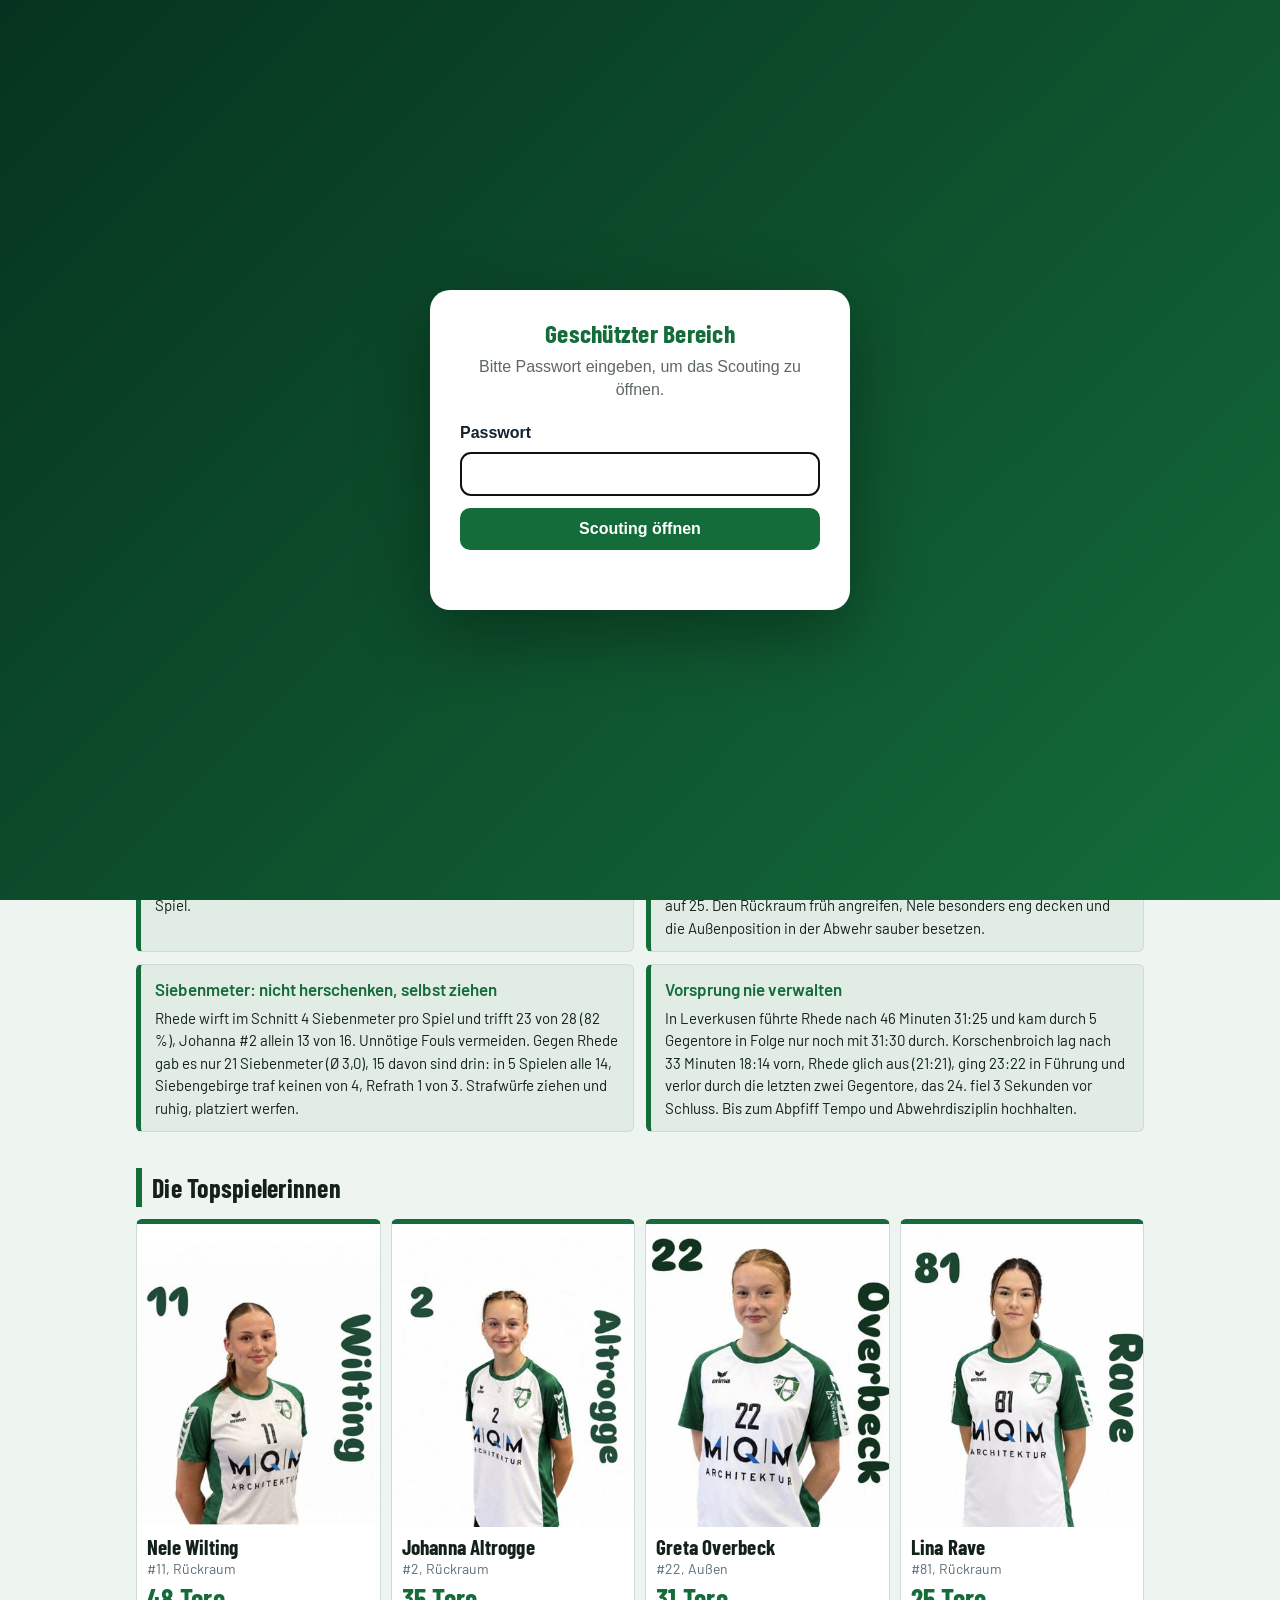
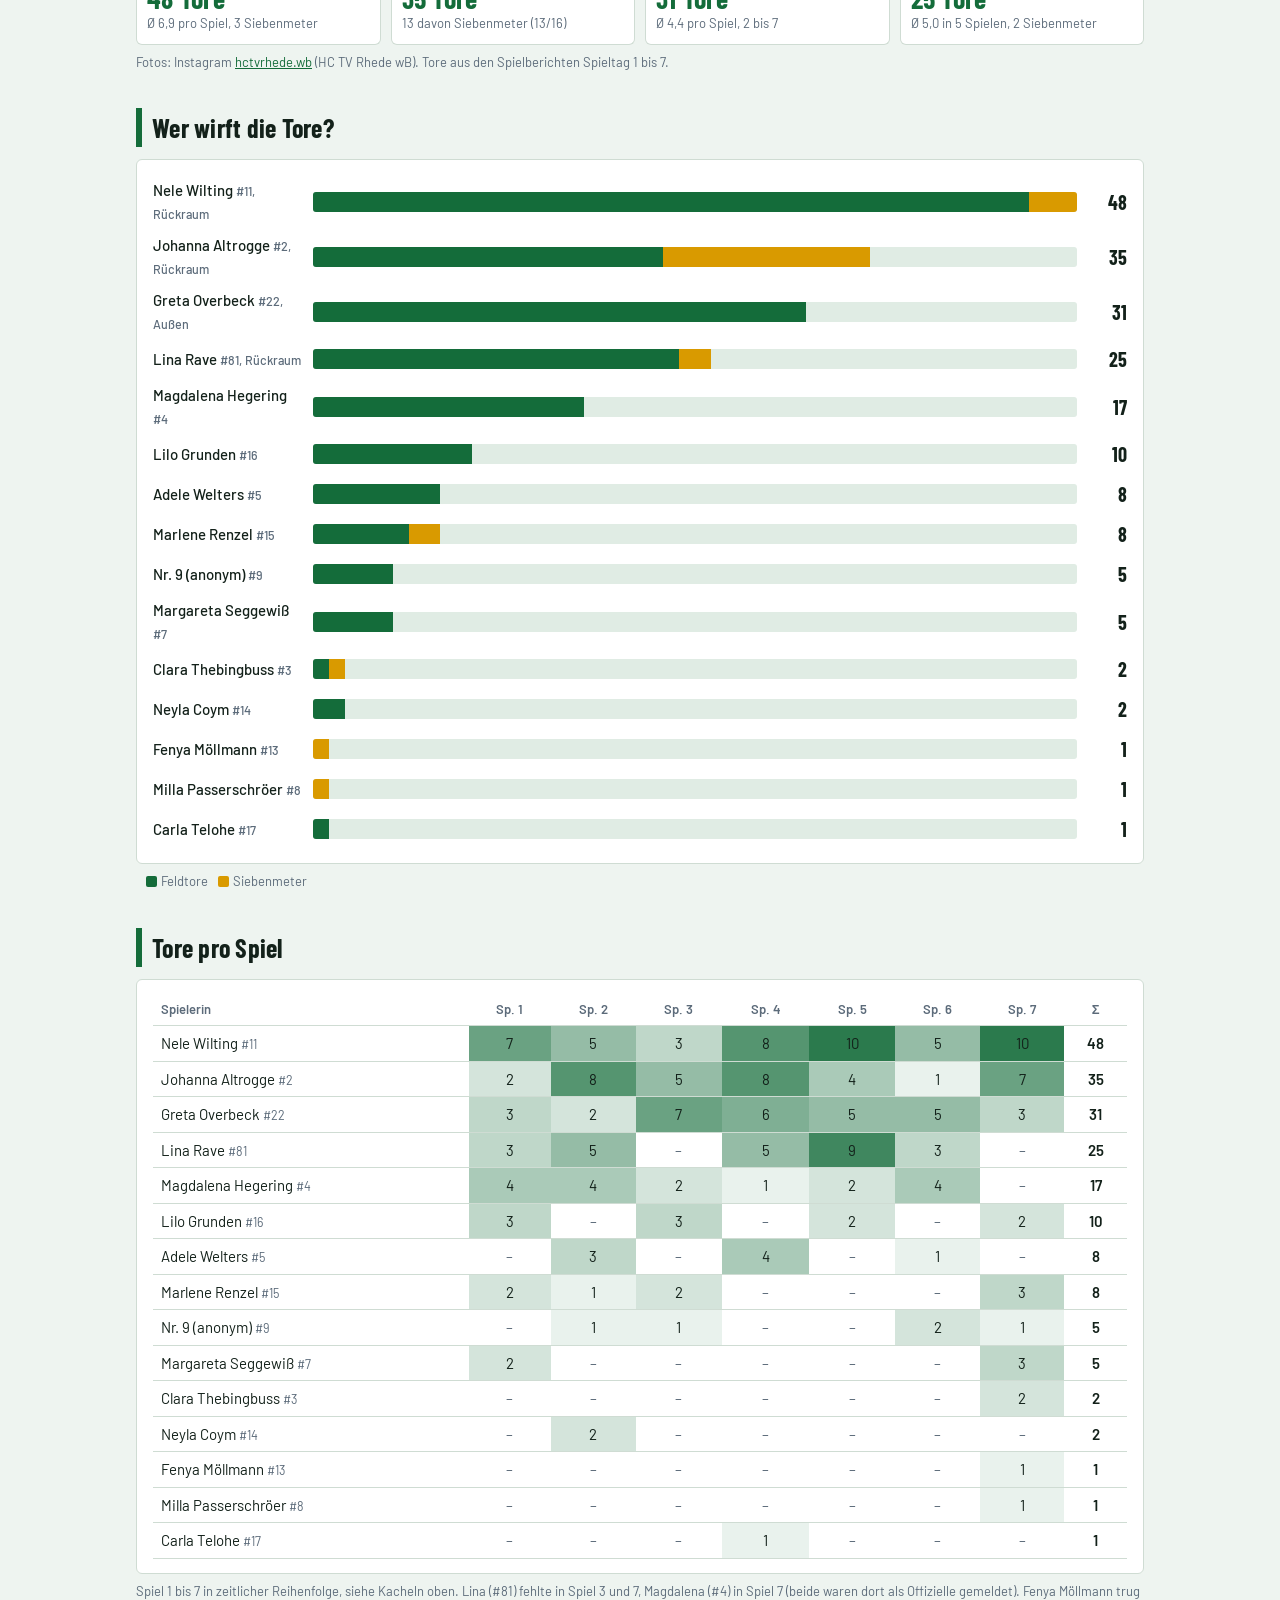
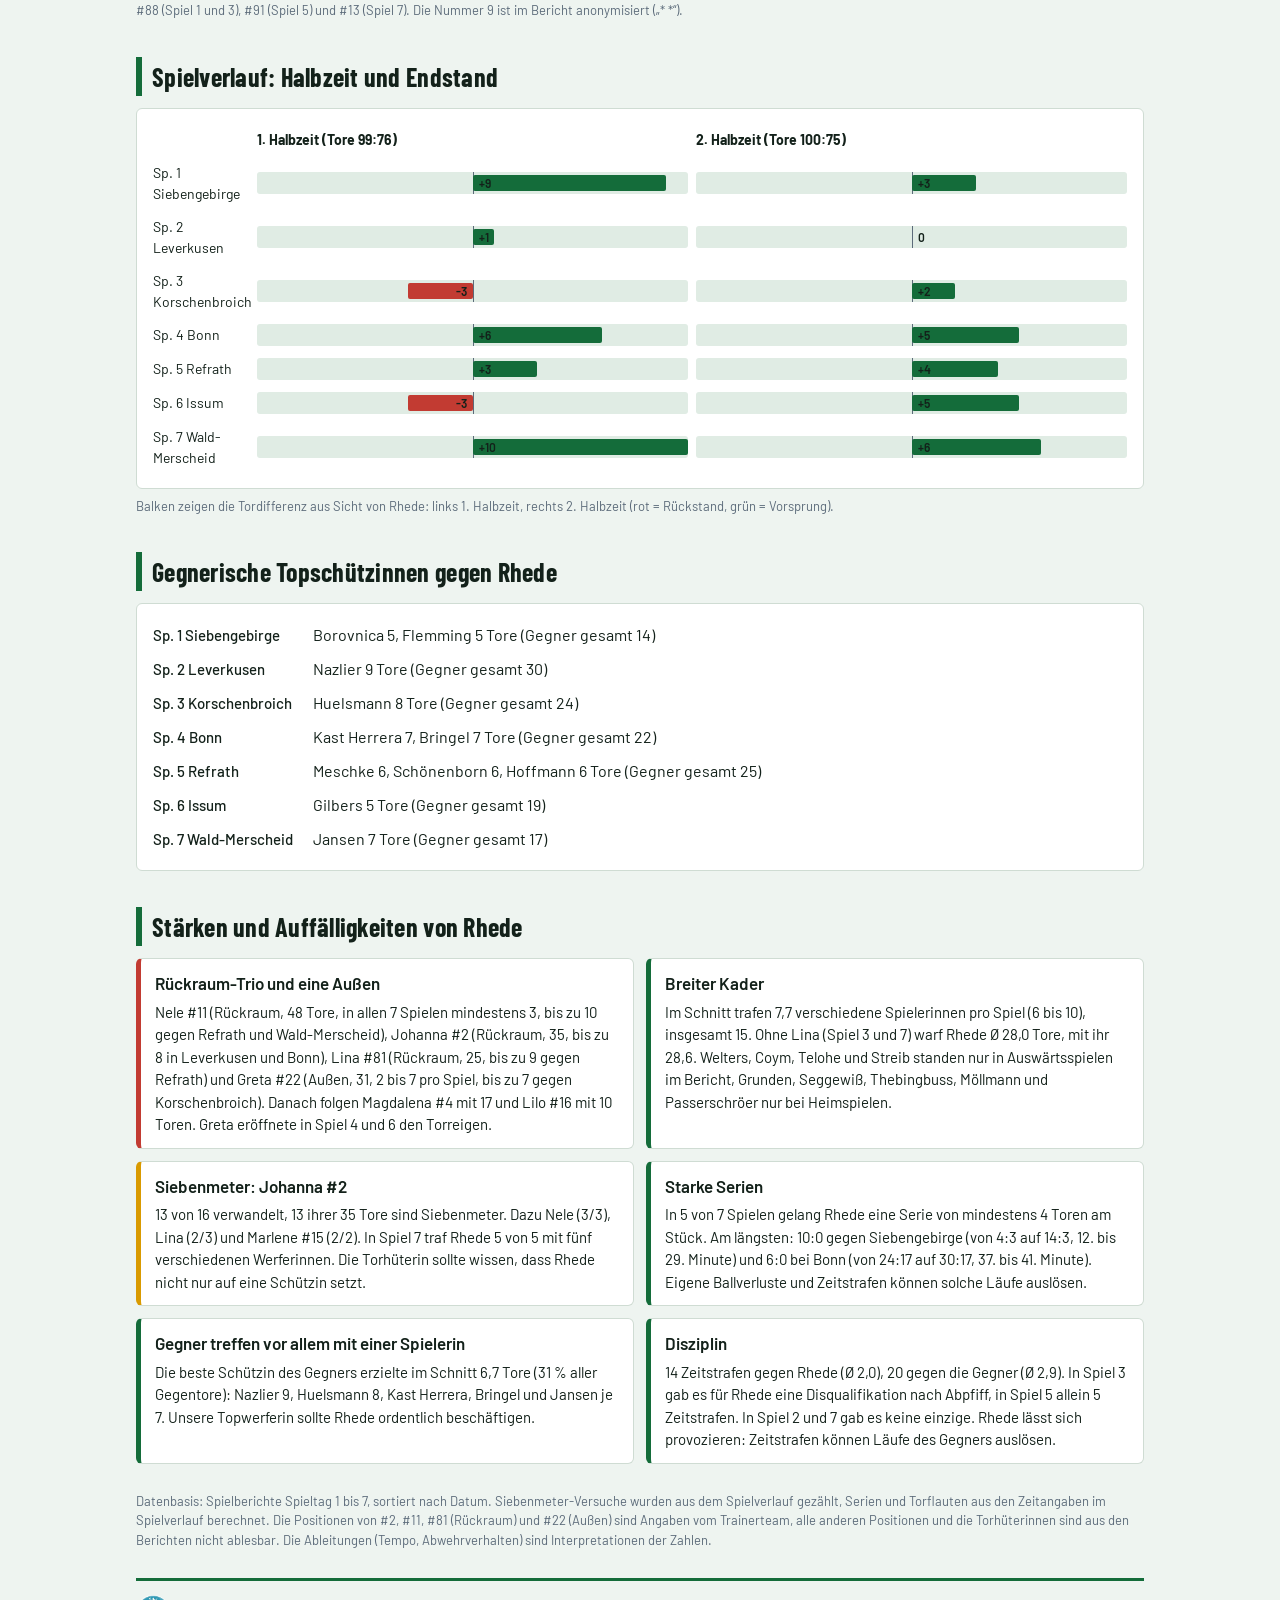
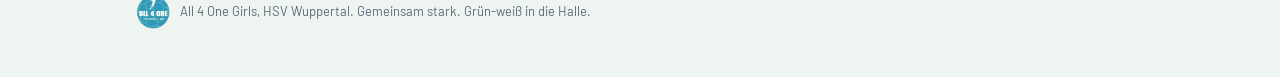
<file: HSV_Wuppertal_Scouting_Rhede.html>
<!DOCTYPE html>
<html lang="de">
<head>
<meta charset="utf-8">
<meta name="viewport" content="width=device-width, initial-scale=1, viewport-fit=cover">
<title>Scouting HC TV Rhede wB-Jugend, HSV Wuppertal</title>
<meta name="theme-color" content="#146c3a">
<link rel="stylesheet" href="https://fonts.googleapis.com/css2?family=Barlow:wght@400;500;600&family=Barlow+Condensed:wght@600;700&display=swap">
<style>
:root{--bg:#eef4f0;--card:#fff;--ink:#13211a;--mute:#5c6b7a;--line:#cfdcd3;--win:#146c3a;--loss:#c23b32;--amb:#d99a00;--acc:#146c3a;--tint:#e0ece4;
box-sizing:border-box;padding-top:env(safe-area-inset-top,0px);padding-bottom:env(safe-area-inset-bottom,0px)}
:root:not([data-theme="light"]){}
@media (prefers-color-scheme:dark){:root:not([data-theme="light"]){color-scheme:dark;--bg:#0e1a13;--card:#16251c;--ink:#e8f2ec;--mute:#9db3a5;--line:#2a3d31;--win:#4cc07f;--loss:#e5675d;--amb:#f0b82c;--acc:#4cc07f;--tint:#1e3326}}
:root[data-theme="dark"]{color-scheme:dark;--bg:#0e1a13;--card:#16251c;--ink:#e8f2ec;--mute:#9db3a5;--line:#2a3d31;--win:#4cc07f;--loss:#e5675d;--amb:#f0b82c;--acc:#4cc07f;--tint:#1e3326}
*{box-sizing:border-box}
html{scroll-padding-top:env(safe-area-inset-top,0px)}
body{margin:0;background:var(--bg);color:var(--ink);font:400 16px/1.5 Barlow,"Helvetica Neue",Arial,sans-serif}
.w{max-width:1040px;margin:0 auto;padding:20px 16px 48px}
h1,h2,.n{font-family:"Barlow Condensed","Arial Narrow",Arial,sans-serif;letter-spacing:.01em}
h1{font-size:clamp(34px,6vw,54px);line-height:1;margin:0 0 6px;font-weight:700}
h2{font-size:26px;margin:36px 0 12px;font-weight:700}
.sub{color:var(--mute);margin:0 0 20px}
.form{display:grid;grid-template-columns:repeat(7,1fr);gap:8px}
.g{background:var(--card);border:1px solid var(--line);border-top:5px solid var(--win);border-radius:6px;padding:10px 10px 12px;min-width:0}
.g.l{border-top-color:var(--loss)}
.g .d{font-size:13px;color:var(--mute)}
.g .o{font-weight:600;font-size:14px;line-height:1.2;min-height:34px;margin:2px 0 6px;overflow-wrap:anywhere}
.g .s{font-size:30px;font-weight:700;line-height:1}
.g .hz{font-size:13px;color:var(--mute);margin-top:4px}
.kpi{display:grid;grid-template-columns:repeat(4,1fr);gap:8px;margin-top:8px}
.k{background:var(--card);border:1px solid var(--line);border-radius:6px;padding:12px}
.k .n{font-size:38px;font-weight:700;line-height:1}
.k span{display:block;color:var(--mute);font-size:14px;margin-top:4px}
.card{background:var(--card);border:1px solid var(--line);border-radius:6px;padding:14px 16px}
.bar{display:grid;grid-template-columns:150px 1fr 40px;gap:10px;align-items:center;padding:5px 0}
.bar b{font-weight:500;font-size:15px}
.bar small{color:var(--mute)}
.tr{height:20px;background:var(--tint);border-radius:3px;overflow:hidden;display:flex}
.tr i{display:block;height:100%;background:var(--acc)}
.tr i.s{background:var(--amb)}
.bar .v{font-weight:700;text-align:right;font-size:20px}
.leg{font-size:13px;color:var(--mute);margin-top:8px}
.leg i{display:inline-block;width:11px;height:11px;border-radius:2px;margin:0 4px 0 10px;vertical-align:-1px}
.tw{overflow-x:auto}
table{border-collapse:collapse;width:100%;min-width:560px;font-size:15px}
th,td{padding:6px 8px;text-align:center;border-bottom:1px solid var(--line)}
th:first-child,td:first-child{text-align:left}
th{font-weight:600;color:var(--mute);font-size:13px}
td.h{font-weight:600}
.two{display:grid;grid-template-columns:1fr 1fr;gap:12px}
.hzr{display:grid;grid-template-columns:96px 1fr 1fr;gap:8px;align-items:center;padding:6px 0;font-size:14px}
.dv{position:relative;height:22px;background:var(--tint);border-radius:3px}
.dv:before{content:"";position:absolute;left:50%;top:0;bottom:0;width:1px;background:var(--mute)}
.dv i{position:absolute;top:3px;bottom:3px;border-radius:2px}
.dv em{position:absolute;top:0;font-style:normal;font-size:12px;font-weight:600;line-height:22px}
.tips{display:grid;grid-template-columns:1fr 1fr;gap:12px}
.tip{background:var(--card);border:1px solid var(--line);border-left:5px solid var(--acc);border-radius:6px;padding:12px 14px}
.tip h3{margin:0 0 4px;font-size:17px;font-weight:600}
.tip p{margin:0;font-size:15px}
.tip.r{border-left-color:var(--loss)}.tip.a{border-left-color:var(--amb)}.tip.gr{border-left-color:var(--win)}
.note{color:var(--mute);font-size:13px;margin-top:28px}
@media(max-width:900px){.form{grid-template-columns:repeat(4,1fr)}}
@media(max-width:760px){.form{grid-template-columns:repeat(3,1fr)}.kpi{grid-template-columns:repeat(2,1fr)}.two,.tips{grid-template-columns:1fr}.bar{grid-template-columns:110px 1fr 34px}}
.hd{background:#146c3a;color:#fff;margin:-20px -16px 22px;padding:calc(18px + env(safe-area-inset-top,0px)) 16px 20px;border-bottom:6px solid #fff;box-shadow:0 0 0 1px #0c4a28}
.hd .in{max-width:1040px;margin:0 auto;display:flex;align-items:center;gap:16px}
.hd img{width:84px;height:84px;border-radius:50%;background:#fff;padding:3px;flex:none}
.hd h1{color:#fff;margin:0 0 4px}.hd .sub{color:#d6ebdd;margin:0}
.hd .cl{font:600 13px 'Barlow Condensed',Arial,sans-serif;letter-spacing:.06em;color:#bfe0cb;margin-bottom:2px}
@media(max-width:760px){.hd img{width:64px;height:64px}}
.ft{display:flex;align-items:center;gap:10px;margin-top:28px;padding-top:14px;border-top:3px solid var(--win);color:var(--mute);font-size:13px}
.ft img{width:34px;height:34px;border-radius:50%;background:#fff}
h2{border-left:6px solid var(--win);padding-left:10px}
.pc{display:grid;grid-template-columns:repeat(4,1fr);gap:10px}
.pcard{background:var(--card);border:1px solid var(--line);border-top:5px solid var(--win);border-radius:6px;overflow:hidden;min-width:0}
.pcard img{display:block;width:100%;aspect-ratio:4/5;object-fit:cover;object-position:top;background:#fff}
.pb{padding:8px 10px 10px}
.pn{font-size:21px;font-weight:700;line-height:1.1}
.pm{color:var(--mute);font-size:14px}
.pt{font-size:28px;font-weight:700;color:var(--win);line-height:1.1;margin-top:4px}
.ps{font-size:13px;color:var(--mute)}
.note a{color:var(--win)}
@media(max-width:760px){.pc{grid-template-columns:repeat(2,1fr)}}
.tips.plan .tip{background:var(--tint);border-left-color:var(--win)}.tips.plan .tip h3{color:var(--win)}
</style>

<style id="client-lock-style">
html.scouting-locked body{overflow:hidden}
#scouting-lock{position:fixed;inset:0;z-index:2147483647;display:flex;align-items:center;justify-content:center;padding:24px;background:linear-gradient(135deg,#06331f,#146c3a);font-family:Arial,sans-serif}
#scouting-lock .lock-card{width:min(420px,100%);background:#fff;border-radius:20px;padding:30px;box-shadow:0 24px 70px rgba(0,0,0,.35);text-align:center;color:#123}
#scouting-lock h1{margin:0 0 10px;color:#146c3a;font-size:1.6rem}
#scouting-lock p{margin:0 0 20px;color:#5d6863;line-height:1.45}
#scouting-lock label{display:block;text-align:left;font-weight:700;margin-bottom:7px}
#scouting-lock input{box-sizing:border-box;width:100%;padding:12px 14px;border:1px solid #bccbc3;border-radius:10px;font-size:16px}
#scouting-lock button{width:100%;margin-top:12px;padding:12px 14px;border:0;border-radius:10px;background:#146c3a;color:#fff;font-size:16px;font-weight:700;cursor:pointer}
#scouting-lock button:hover{background:#0d5530}
#scouting-lock .lock-error{min-height:20px;margin:10px 0 0;color:#a32121;font-size:.9rem}
</style>
<script>document.documentElement.classList.add('scouting-locked');</script>
</head>
<body>
<div id="scouting-lock" role="dialog" aria-modal="true" aria-labelledby="scouting-lock-title">
  <form class="lock-card" id="scouting-lock-form">
    <h1 id="scouting-lock-title">Geschützter Bereich</h1>
    <p>Bitte Passwort eingeben, um das Scouting zu öffnen.</p>
    <label for="scouting-password">Passwort</label>
    <input id="scouting-password" type="password" autocomplete="current-password" required autofocus>
    <button type="submit">Scouting öffnen</button>
    <p class="lock-error" id="scouting-lock-error" aria-live="polite"></p>
  </form>
</div>

<div class="w">
<div class="hd"><div class="in"><img alt="All 4 One Girls, Logo der Mannschaft" src="[data-uri]"><div><div class="cl">HSV WUPPERTAL, WEIBLICHE B-JUGEND</div><h1>Scouting: HC TV Rhede wB</h1><p class="sub">Oberliga weibliche Jugend B, Meisterrunde 2026/27. Auswertung von 7 Spielberichten. Bilanz: 6 Siege, 1 Niederlage.</p></div></div></div>

<div class="form" id="form"></div>
<div class="kpi">
 <div class="k"><div class="n">6 : 1</div><span>Siege : Niederlagen</span></div>
 <div class="k"><div class="n">199 : 151</div><span>Tore (Ø 28,4 : 21,6), Differenz +48</span></div>
 <div class="k"><div class="n">+6,9</div><span>Ø Tordifferenz, höchster Sieg +16, einzige Niederlage −1</span></div>
 <div class="k"><div class="n">23 / 28</div><span>Siebenmeter verwandelt (82 %)</span></div>
</div>

<h2>Wie schlagen wir Rhede?</h2>
<div class="tips plan">
 <div class="tip"><h3>Stark, aber nicht unschlagbar</h3><p>Rhede hat 6 von 7 Spielen gewonnen, zwei davon nur knapp (31:30 in Leverkusen, 21:19 in Issum). Gegen Korschenbroich gab es zuhause ein 23:24. Die Abwehr kassiert im Schnitt 21,6 Tore, dreimal waren es 24 oder mehr (Leverkusen 30, Refrath 25, Korschenbroich 24). Wer im Angriff ruhig bleibt und viele Tore wirft, ist im Spiel.</p></div>
 <div class="tip"><h3>Früh Druck machen</h3><p>Rhede startet nicht immer sicher: In 3 von 7 Spielen lag es nach 15 Minuten hinten (Leverkusen 10:11, Korschenbroich 5:6, Refrath 9:10). Leverkusen führte schon nach 3 Minuten 5:1, Korschenbroich nach 19 Minuten 9:7, Issum zur Pause 13:10. Konzentriert starten und in der ersten Viertelstunde die Führung suchen, denn läuft Rhede erst weg, wird es schwer (gegen Siebengebirge und Wald-Merscheid hieß es nach 15 Minuten 9:3).</p></div>
 <div class="tip"><h3>Torflauten nutzen</h3><p>Rhede bleibt immer wieder mehrere Minuten ohne Tor: gegen Issum von der 12. bis 20. Minute (0:4) und von der 21. bis 29. Minute (0:3), gegen Korschenbroich rund 5 Minuten ab der 10. Minute (0:2), gegen Refrath von der 6. bis 10. Minute (0:3) und gegen Leverkusen von der 47. Minute bis zum Abpfiff (0:5). Wer dann ruhig weiterspielt und nachlegt, dreht das Spiel.</p></div>
 <div class="tip"><h3>Rückraum eng decken, Außen nicht vergessen</h3><p>Nele #11 (48 Tore), Johanna #2 (35) und Lina #81 (25) spielen Rückraum und erzielen zusammen 108 von 199 Toren (54 %). Dazu kommt Greta #22 auf Außen mit 31 Toren, alle aus dem Spiel heraus. Zusammen sind das 70 %. In den 4 Spielen, in denen Nele 7 oder mehr Tore warf, kam Rhede im Schnitt auf 31 Tore, in den 3 Spielen mit höchstens 5 Toren von ihr nur auf 25. Den Rückraum früh angreifen, Nele besonders eng decken und die Außenposition in der Abwehr sauber besetzen.</p></div>
 <div class="tip"><h3>Siebenmeter: nicht herschenken, selbst ziehen</h3><p>Rhede wirft im Schnitt 4 Siebenmeter pro Spiel und trifft 23 von 28 (82 %), Johanna #2 allein 13 von 16. Unnötige Fouls vermeiden. Gegen Rhede gab es nur 21 Siebenmeter (Ø 3,0), 15 davon sind drin: in 5 Spielen alle 14, Siebengebirge traf keinen von 4, Refrath 1 von 3. Strafwürfe ziehen und ruhig, platziert werfen.</p></div>
 <div class="tip"><h3>Vorsprung nie verwalten</h3><p>In Leverkusen führte Rhede nach 46 Minuten 31:25 und kam durch 5 Gegentore in Folge nur noch mit 31:30 durch. Korschenbroich lag nach 33 Minuten 18:14 vorn, Rhede glich aus (21:21), ging 23:22 in Führung und verlor durch die letzten zwei Gegentore, das 24. fiel 3 Sekunden vor Schluss. Bis zum Abpfiff Tempo und Abwehrdisziplin hochhalten.</p></div>
</div>

<h2>Die Topspielerinnen</h2>
<div class="pc">
 <div class="pcard"><img alt="Nele Wilting, Nr. 11, HC TV Rhede" src="[data-uri]"><div class="pb"><div class="pn n">Nele Wilting</div><div class="pm">#11, Rückraum</div><div class="pt n">48 Tore</div><div class="ps">Ø 6,9 pro Spiel, 3 Siebenmeter</div></div></div>
 <div class="pcard"><img alt="Johanna Altrogge, Nr. 2, HC TV Rhede" src="[data-uri]"><div class="pb"><div class="pn n">Johanna Altrogge</div><div class="pm">#2, Rückraum</div><div class="pt n">35 Tore</div><div class="ps">13 davon Siebenmeter (13/16)</div></div></div>
 <div class="pcard"><img alt="Greta Overbeck, Nr. 22, HC TV Rhede" src="[data-uri]"><div class="pb"><div class="pn n">Greta Overbeck</div><div class="pm">#22, Außen</div><div class="pt n">31 Tore</div><div class="ps">Ø 4,4 pro Spiel, 2 bis 7</div></div></div>
 <div class="pcard"><img alt="Lina Rave, Nr. 81, HC TV Rhede" src="[data-uri]"><div class="pb"><div class="pn n">Lina Rave</div><div class="pm">#81, Rückraum</div><div class="pt n">25 Tore</div><div class="ps">Ø 5,0 in 5 Spielen, 2 Siebenmeter</div></div></div>
</div>
<p class="note" style="margin-top:8px">Fotos: Instagram <a href="https://www.instagram.com/hctvrhede.wb/" target="_blank" rel="noopener">hctvrhede.wb</a> (HC TV Rhede wB). Tore aus den Spielberichten Spieltag 1 bis 7.</p>

<h2>Wer wirft die Tore?</h2>
<div class="card" id="scorers"></div>
<div class="leg"><i style="background:var(--acc)"></i>Feldtore<i style="background:var(--amb)"></i>Siebenmeter</div>

<h2>Tore pro Spiel</h2>
<div class="card tw"><table id="tbl"></table></div>
<p class="note" style="margin-top:8px">Spiel 1 bis 7 in zeitlicher Reihenfolge, siehe Kacheln oben. Lina (#81) fehlte in Spiel 3 und 7, Magdalena (#4) in Spiel 7 (beide waren dort als Offizielle gemeldet). Fenya Möllmann trug #88 (Spiel 1 und 3), #91 (Spiel 5) und #13 (Spiel 7). Die Nummer 9 ist im Bericht anonymisiert („* *“).</p>

<h2>Spielverlauf: Halbzeit und Endstand</h2>
<div class="card" id="hz"></div>
<div class="leg">Balken zeigen die Tordifferenz aus Sicht von Rhede: links 1. Halbzeit, rechts 2. Halbzeit (rot = Rückstand, grün = Vorsprung).</div>

<h2>Gegnerische Topschützinnen gegen Rhede</h2>
<div class="card" id="opp"></div>

<h2>Stärken und Auffälligkeiten von Rhede</h2>
<div class="tips">
 <div class="tip r"><h3>Rückraum-Trio und eine Außen</h3><p>Nele #11 (Rückraum, 48 Tore, in allen 7 Spielen mindestens 3, bis zu 10 gegen Refrath und Wald-Merscheid), Johanna #2 (Rückraum, 35, bis zu 8 in Leverkusen und Bonn), Lina #81 (Rückraum, 25, bis zu 9 gegen Refrath) und Greta #22 (Außen, 31, 2 bis 7 pro Spiel, bis zu 7 gegen Korschenbroich). Danach folgen Magdalena #4 mit 17 und Lilo #16 mit 10 Toren. Greta eröffnete in Spiel 4 und 6 den Torreigen.</p></div>
 <div class="tip gr"><h3>Breiter Kader</h3><p>Im Schnitt trafen 7,7 verschiedene Spielerinnen pro Spiel (6 bis 10), insgesamt 15. Ohne Lina (Spiel 3 und 7) warf Rhede Ø 28,0 Tore, mit ihr 28,6. Welters, Coym, Telohe und Streib standen nur in Auswärtsspielen im Bericht, Grunden, Seggewiß, Thebingbuss, Möllmann und Passerschröer nur bei Heimspielen.</p></div>
 <div class="tip a"><h3>Siebenmeter: Johanna #2</h3><p>13 von 16 verwandelt, 13 ihrer 35 Tore sind Siebenmeter. Dazu Nele (3/3), Lina (2/3) und Marlene #15 (2/2). In Spiel 7 traf Rhede 5 von 5 mit fünf verschiedenen Werferinnen. Die Torhüterin sollte wissen, dass Rhede nicht nur auf eine Schützin setzt.</p></div>
 <div class="tip"><h3>Starke Serien</h3><p>In 5 von 7 Spielen gelang Rhede eine Serie von mindestens 4 Toren am Stück. Am längsten: 10:0 gegen Siebengebirge (von 4:3 auf 14:3, 12. bis 29. Minute) und 6:0 bei Bonn (von 24:17 auf 30:17, 37. bis 41. Minute). Eigene Ballverluste und Zeitstrafen können solche Läufe auslösen.</p></div>
 <div class="tip"><h3>Gegner treffen vor allem mit einer Spielerin</h3><p>Die beste Schützin des Gegners erzielte im Schnitt 6,7 Tore (31 % aller Gegentore): Nazlier 9, Huelsmann 8, Kast Herrera, Bringel und Jansen je 7. Unsere Topwerferin sollte Rhede ordentlich beschäftigen.</p></div>
 <div class="tip gr"><h3>Disziplin</h3><p>14 Zeitstrafen gegen Rhede (Ø 2,0), 20 gegen die Gegner (Ø 2,9). In Spiel 3 gab es für Rhede eine Disqualifikation nach Abpfiff, in Spiel 5 allein 5 Zeitstrafen. In Spiel 2 und 7 gab es keine einzige. Rhede lässt sich provozieren: Zeitstrafen können Läufe des Gegners auslösen.</p></div>
</div>
<p class="note">Datenbasis: Spielberichte Spieltag 1 bis 7, sortiert nach Datum. Siebenmeter-Versuche wurden aus dem Spielverlauf gezählt, Serien und Torflauten aus den Zeitangaben im Spielverlauf berechnet. Die Positionen von #2, #11, #81 (Rückraum) und #22 (Außen) sind Angaben vom Trainerteam, alle anderen Positionen und die Torhüterinnen sind aus den Berichten nicht ablesbar. Die Ableitungen (Tempo, Abwehrverhalten) sind Interpretationen der Zahlen.</p>
<div class="ft"><img alt="" src="[data-uri]"><span>All 4 One Girls, HSV Wuppertal. Gemeinsam stark. Grün-weiß in die Halle.</span></div>
</div>
<script>
const G=[
{d:"12.09. (H)",o:"HSG Siebengebirge",k:"Siebengebirge",f:26,a:14,hf:12,ha:3,top:["Borovnica",5,"Flemming",5]},
{d:"19.09. (A)",o:"Bayer Leverkusen",k:"Leverkusen",f:31,a:30,hf:17,ha:16,top:["Nazlier",9]},
{d:"27.09. (H)",o:"TV Korschenbroich",k:"Korschenbroich",f:23,a:24,hf:9,ha:12,top:["Huelsmann",8]},
{d:"04.10. (A)",o:"Bonner JSG II",k:"Bonn",f:33,a:22,hf:18,ha:12,top:["Kast Herrera",7,"Bringel",7]},
{d:"11.10. (H)",o:"HSG Refrath/Hand",k:"Refrath",f:32,a:25,hf:17,ha:14,top:["Meschke",6,"Schönenborn",6,"Hoffmann",6]},
{d:"08.11. (A)",o:"TV Issum",k:"Issum",f:21,a:19,hf:10,ha:13,top:["Gilbers",5]},
{d:"15.11. (H)",o:"Wald-Merscheider TV",k:"Wald-Merscheid",f:33,a:17,hf:16,ha:6,top:["Jansen",7]}];
document.getElementById("form").innerHTML=G.map((g,i)=>`<div class="g ${g.f<g.a?"l":""}"><div class="d">Spiel ${i+1}, ${g.d}</div><div class="o">${g.o}</div><div class="s n">${g.f}:${g.a}</div><div class="hz">Halbzeit ${g.hf}:${g.ha}</div></div>`).join("");
const P=[["Nele Wilting","11",[7,5,3,8,10,5,10],3],["Johanna Altrogge","2",[2,8,5,8,4,1,7],13],["Greta Overbeck","22",[3,2,7,6,5,5,3],0],["Lina Rave","81",[3,5,0,5,9,3,0],2],["Magdalena Hegering","4",[4,4,2,1,2,4,0],0],["Lilo Grunden","16",[3,0,3,0,2,0,2],0],["Adele Welters","5",[0,3,0,4,0,1,0],0],["Marlene Renzel","15",[2,1,2,0,0,0,3],2],["Nr. 9 (anonym)","9",[0,1,1,0,0,2,1],0],["Margareta Seggewiß","7",[2,0,0,0,0,0,3],0],["Clara Thebingbuss","3",[0,0,0,0,0,0,2],1],["Neyla Coym","14",[0,2,0,0,0,0,0],0],["Fenya Möllmann","13",[0,0,0,0,0,0,1],1],["Milla Passerschröer","8",[0,0,0,0,0,0,1],1],["Carla Telohe","17",[0,0,0,1,0,0,0],0]].map(p=>[...p,p[2].reduce((a,b)=>a+b,0)]);
const POS={"11":"Rückraum","2":"Rückraum","81":"Rückraum","22":"Außen"};
document.getElementById("scorers").innerHTML=P.map(p=>`<div class="bar"><b>${p[0]} <small>#${p[1]}${POS[p[1]]?", "+POS[p[1]]:""}</small></b><div class="tr"><i style="width:${(p[4]-p[3])/48*100}%"></i><i class="s" style="width:${p[3]/48*100}%"></i></div><div class="v n">${p[4]}</div></div>`).join("");
document.getElementById("tbl").innerHTML="<tr><th>Spielerin</th>"+G.map((g,i)=>`<th>Sp. ${i+1}</th>`).join("")+"<th>Σ</th></tr>"+P.map(p=>`<tr><td>${p[0]} <small style="color:var(--mute)">#${p[1]}</small></td>`+p[2].map(v=>`<td style="${v?`background:color-mix(in srgb,var(--acc) ${v*9}%,transparent)`:"color:var(--mute)"}">${v||"–"}</td>`).join("")+`<td class="h">${p[4]}</td></tr>`).join("");
const hz=G.map((g,i)=>{const a=g.hf-g.ha,b=(g.f-g.hf)-(g.a-g.ha);const bar=(v)=>{const w=Math.min(Math.abs(v),10)*5;return `<div class="dv"><i style="${v>=0?`left:50%;background:var(--win)`:`right:50%;background:var(--loss)`};width:${w}%"></i><em style="${v>=0?"left":"right"}:calc(50% + 6px)">${v>0?"+":""}${v}</em></div>`};return `<div class="hzr"><div>Sp. ${i+1} ${g.k}</div><div>${bar(a)}</div><div>${bar(b)}</div></div>`}).join("");
document.getElementById("hz").innerHTML=`<div class="hzr"><div></div><b>1. Halbzeit (Tore 99:76)</b><b>2. Halbzeit (Tore 100:75)</b></div>`+hz;
document.getElementById("opp").innerHTML=G.map((g,i)=>{let t=g.top,s="";for(let j=0;j<t.length;j+=2)s+=(s?", ":"")+`${t[j]} ${t[j+1]}`;return `<div class="bar" style="grid-template-columns:150px 1fr"><b>Sp. ${i+1} ${g.k}</b><span>${s} Tore (Gegner gesamt ${g.a})</span></div>`}).join("");
</script>

<script id="client-lock-script">
(function(){
  const expected=[97,108,108,52,111,110,101];
  const form=document.getElementById('scouting-lock-form');
  const input=document.getElementById('scouting-password');
  const error=document.getElementById('scouting-lock-error');
  const overlay=document.getElementById('scouting-lock');
  form.addEventListener('submit',function(e){
    e.preventDefault();
    const value=input.value;
    const ok=value.length===expected.length && expected.every((n,i)=>value.charCodeAt(i)===n);
    if(ok){
      overlay.remove();
      document.documentElement.classList.remove('scouting-locked');
    }else{
      error.textContent='Passwort ist nicht korrekt.';
      input.value='';
      input.focus();
    }
  });
})();
</script>
</body>
</html>
</file>
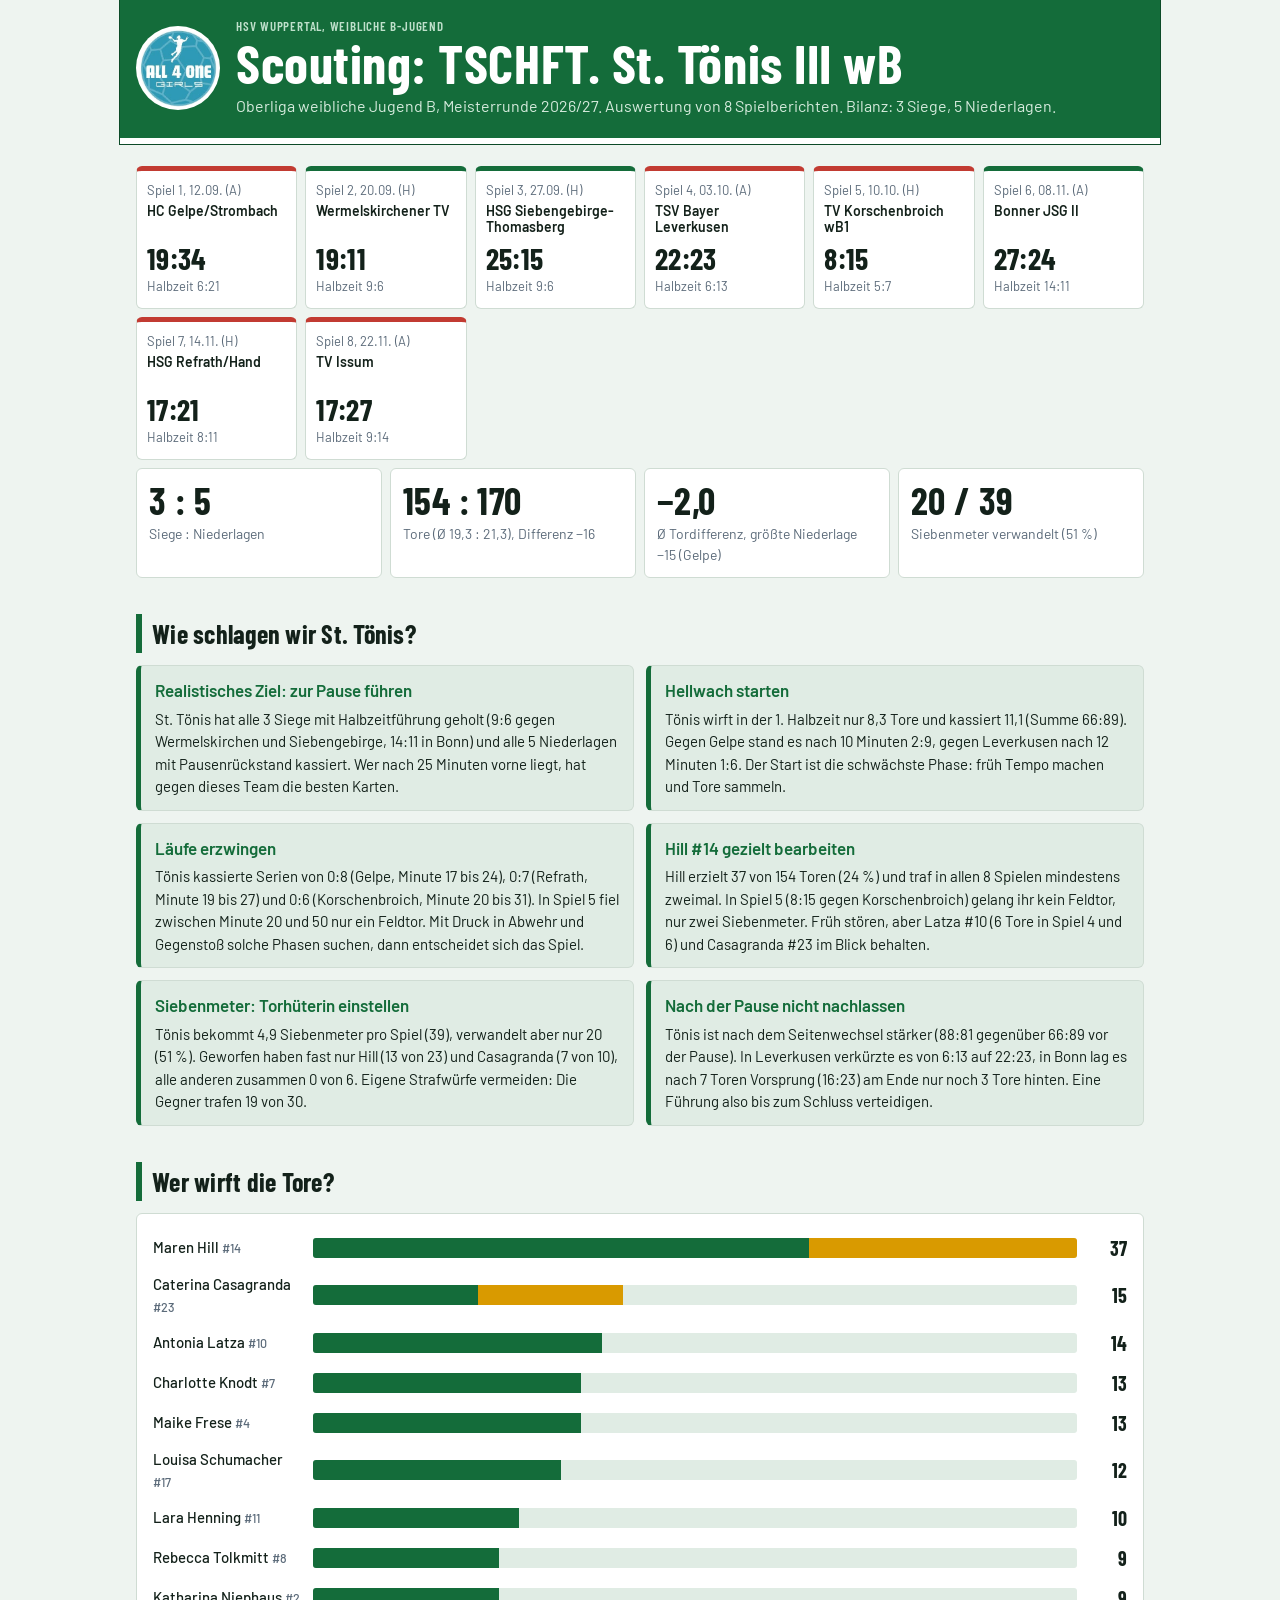
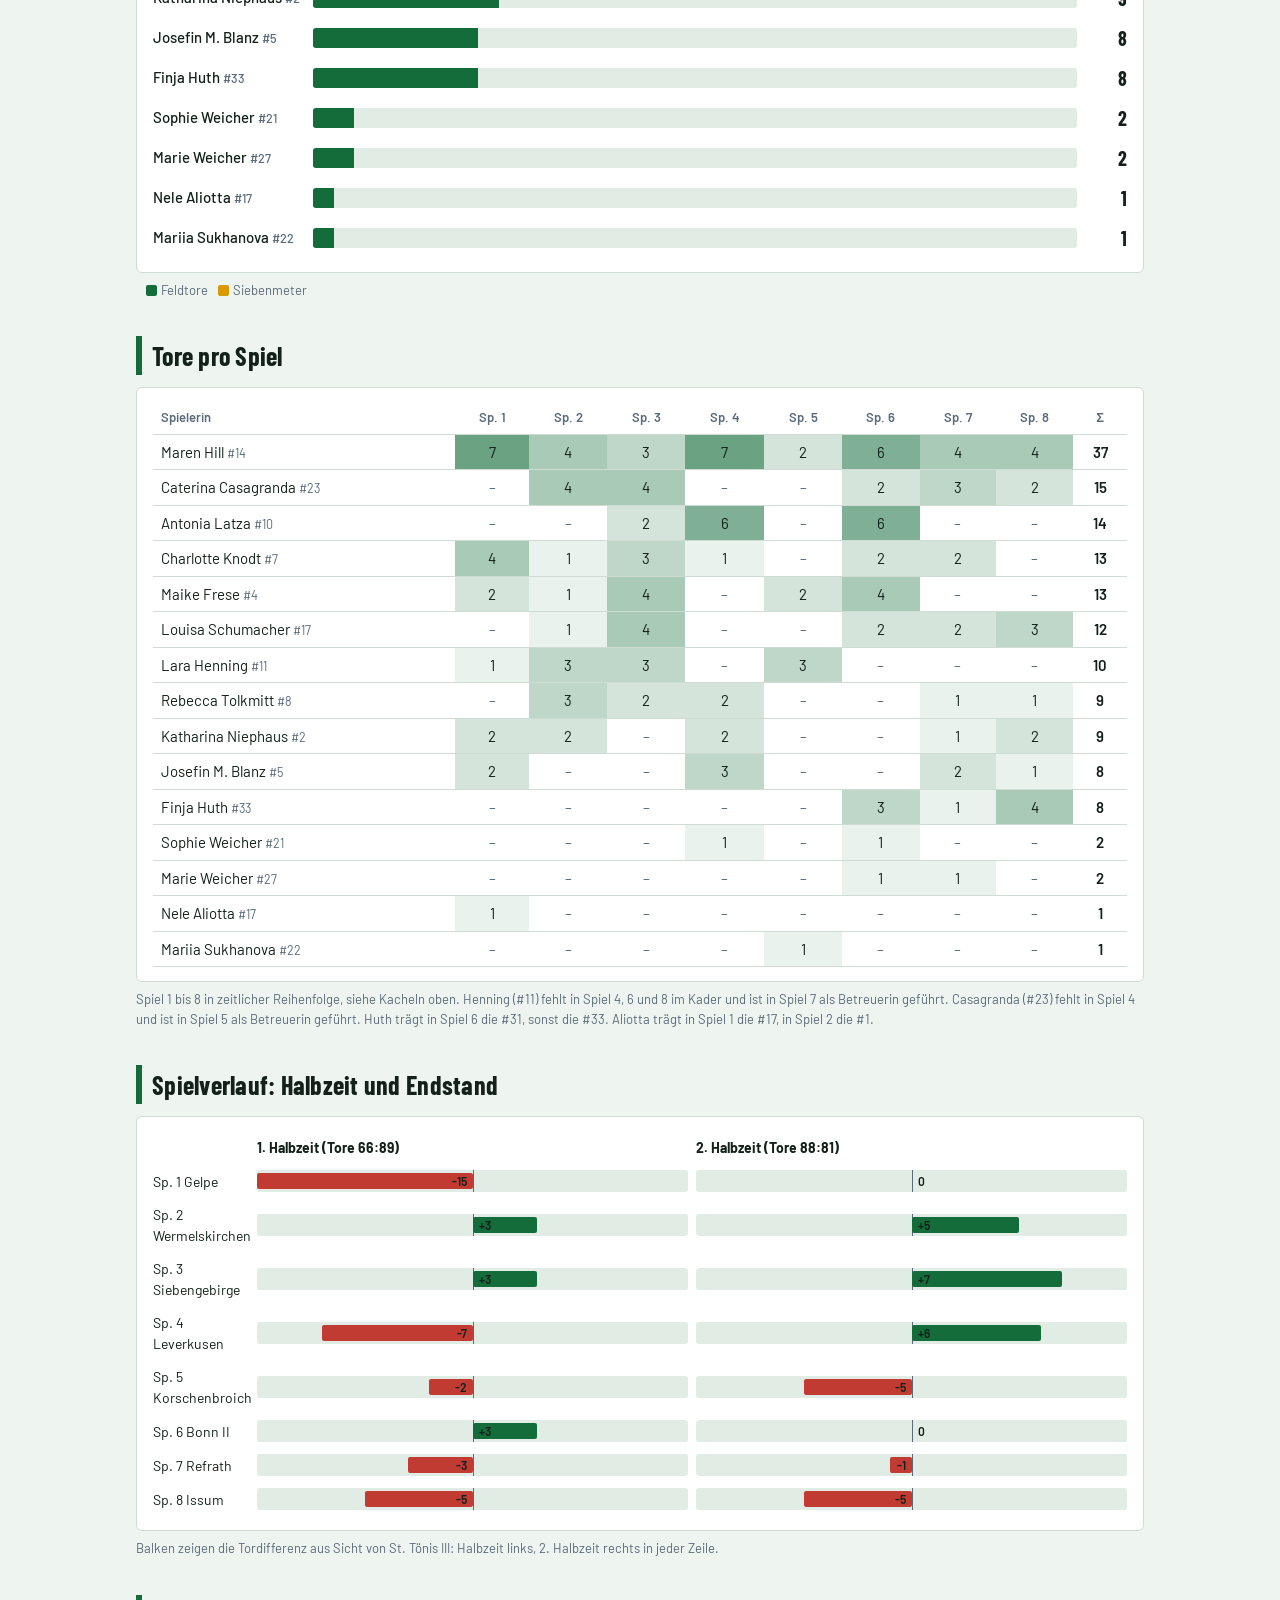
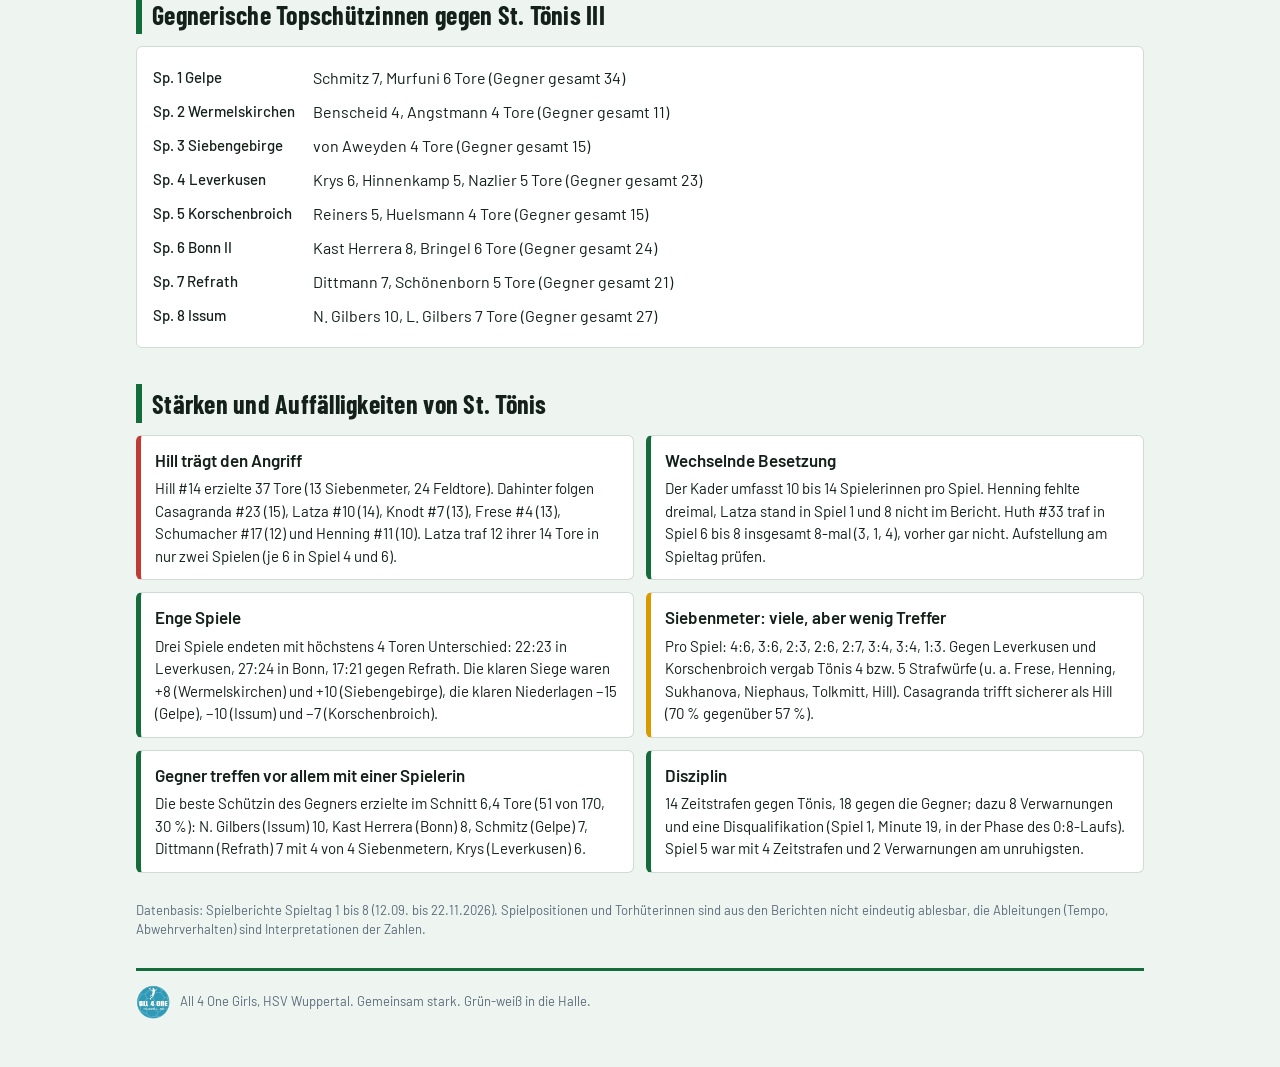
<file: HSV_Wuppertal_Scouting_St_Toenis.html>
<!DOCTYPE html>
<html lang="de">
<head>
<meta charset="utf-8">
<meta name="viewport" content="width=device-width, initial-scale=1, viewport-fit=cover">
<title>Scouting TSCHFT. St. Tönis III wB-Jugend, HSV Wuppertal</title>
<meta name="theme-color" content="#146c3a">
<link rel="stylesheet" href="https://fonts.googleapis.com/css2?family=Barlow:wght@400;500;600&family=Barlow+Condensed:wght@600;700&display=swap">
<style>
:root{--bg:#eef4f0;--card:#fff;--ink:#13211a;--mute:#5c6b7a;--line:#cfdcd3;--win:#146c3a;--loss:#c23b32;--amb:#d99a00;--acc:#146c3a;--tint:#e0ece4;
box-sizing:border-box;padding-top:env(safe-area-inset-top,0px);padding-bottom:env(safe-area-inset-bottom,0px)}
:root:not([data-theme="light"]){}
@media (prefers-color-scheme:dark){:root:not([data-theme="light"]){color-scheme:dark;--bg:#0e1a13;--card:#16251c;--ink:#e8f2ec;--mute:#9db3a5;--line:#2a3d31;--win:#4cc07f;--loss:#e5675d;--amb:#f0b82c;--acc:#4cc07f;--tint:#1e3326}}
:root[data-theme="dark"]{color-scheme:dark;--bg:#0e1a13;--card:#16251c;--ink:#e8f2ec;--mute:#9db3a5;--line:#2a3d31;--win:#4cc07f;--loss:#e5675d;--amb:#f0b82c;--acc:#4cc07f;--tint:#1e3326}
*{box-sizing:border-box}
html{scroll-padding-top:env(safe-area-inset-top,0px)}
body{margin:0;background:var(--bg);color:var(--ink);font:400 16px/1.5 Barlow,"Helvetica Neue",Arial,sans-serif}
.w{max-width:1040px;margin:0 auto;padding:20px 16px 48px}
h1,h2,.n{font-family:"Barlow Condensed","Arial Narrow",Arial,sans-serif;letter-spacing:.01em}
h1{font-size:clamp(34px,6vw,54px);line-height:1;margin:0 0 6px;font-weight:700}
h2{font-size:26px;margin:36px 0 12px;font-weight:700}
.sub{color:var(--mute);margin:0 0 20px}
.form{display:grid;grid-template-columns:repeat(6,1fr);gap:8px}
.g{background:var(--card);border:1px solid var(--line);border-top:5px solid var(--win);border-radius:6px;padding:10px 10px 12px;min-width:0}
.g.l{border-top-color:var(--loss)}
.g .d{font-size:13px;color:var(--mute)}
.g .o{font-weight:600;font-size:14px;line-height:1.2;min-height:34px;margin:2px 0 6px;overflow-wrap:anywhere}
.g .s{font-size:30px;font-weight:700;line-height:1}
.g .hz{font-size:13px;color:var(--mute);margin-top:4px}
.kpi{display:grid;grid-template-columns:repeat(4,1fr);gap:8px;margin-top:8px}
.k{background:var(--card);border:1px solid var(--line);border-radius:6px;padding:12px}
.k .n{font-size:38px;font-weight:700;line-height:1}
.k span{display:block;color:var(--mute);font-size:14px;margin-top:4px}
.card{background:var(--card);border:1px solid var(--line);border-radius:6px;padding:14px 16px}
.bar{display:grid;grid-template-columns:150px 1fr 40px;gap:10px;align-items:center;padding:5px 0}
.bar b{font-weight:500;font-size:15px}
.bar small{color:var(--mute)}
.tr{height:20px;background:var(--tint);border-radius:3px;overflow:hidden;display:flex}
.tr i{display:block;height:100%;background:var(--acc)}
.tr i.s{background:var(--amb)}
.bar .v{font-weight:700;text-align:right;font-size:20px}
.leg{font-size:13px;color:var(--mute);margin-top:8px}
.leg i{display:inline-block;width:11px;height:11px;border-radius:2px;margin:0 4px 0 10px;vertical-align:-1px}
.tw{overflow-x:auto}
table{border-collapse:collapse;width:100%;min-width:560px;font-size:15px}
th,td{padding:6px 8px;text-align:center;border-bottom:1px solid var(--line)}
th:first-child,td:first-child{text-align:left}
th{font-weight:600;color:var(--mute);font-size:13px}
td.h{font-weight:600}
.two{display:grid;grid-template-columns:1fr 1fr;gap:12px}
.hzr{display:grid;grid-template-columns:96px 1fr 1fr;gap:8px;align-items:center;padding:6px 0;font-size:14px}
.dv{position:relative;height:22px;background:var(--tint);border-radius:3px}
.dv:before{content:"";position:absolute;left:50%;top:0;bottom:0;width:1px;background:var(--mute)}
.dv i{position:absolute;top:3px;bottom:3px;border-radius:2px}
.dv em{position:absolute;top:0;font-style:normal;font-size:12px;font-weight:600;line-height:22px}
.tips{display:grid;grid-template-columns:1fr 1fr;gap:12px}
.tip{background:var(--card);border:1px solid var(--line);border-left:5px solid var(--acc);border-radius:6px;padding:12px 14px}
.tip h3{margin:0 0 4px;font-size:17px;font-weight:600}
.tip p{margin:0;font-size:15px}
.tip.r{border-left-color:var(--loss)}.tip.a{border-left-color:var(--amb)}.tip.gr{border-left-color:var(--win)}
.note{color:var(--mute);font-size:13px;margin-top:28px}
@media(max-width:760px){.form{grid-template-columns:repeat(3,1fr)}.kpi{grid-template-columns:repeat(2,1fr)}.two,.tips{grid-template-columns:1fr}.bar{grid-template-columns:110px 1fr 34px}}
.hd{background:#146c3a;color:#fff;margin:-20px -16px 22px;padding:calc(18px + env(safe-area-inset-top,0px)) 16px 20px;border-bottom:6px solid #fff;box-shadow:0 0 0 1px #0c4a28}
.hd .in{max-width:1040px;margin:0 auto;display:flex;align-items:center;gap:16px}
.hd img{width:84px;height:84px;border-radius:50%;background:#fff;padding:3px;flex:none}
.hd h1{color:#fff;margin:0 0 4px}.hd .sub{color:#d6ebdd;margin:0}
.hd .cl{font:600 13px 'Barlow Condensed',Arial,sans-serif;letter-spacing:.06em;color:#bfe0cb;margin-bottom:2px}
@media(max-width:760px){.hd img{width:64px;height:64px}}
.ft{display:flex;align-items:center;gap:10px;margin-top:28px;padding-top:14px;border-top:3px solid var(--win);color:var(--mute);font-size:13px}
.ft img{width:34px;height:34px;border-radius:50%;background:#fff}
h2{border-left:6px solid var(--win);padding-left:10px}
.tips.plan .tip{background:var(--tint);border-left-color:var(--win)}.tips.plan .tip h3{color:var(--win)}</style>
</head>
<body>
<div class="w">
<div class="hd"><div class="in"><img alt="All 4 One Girls, Logo der Mannschaft" src="[data-uri]"><div><div class="cl">HSV WUPPERTAL, WEIBLICHE B-JUGEND</div><h1>Scouting: TSCHFT. St. Tönis III wB</h1><p class="sub">Oberliga weibliche Jugend B, Meisterrunde 2026/27. Auswertung von 8 Spielberichten. Bilanz: 3 Siege, 5 Niederlagen.</p></div></div></div>

<div class="form" id="form"></div>
<div class="kpi">
 <div class="k"><div class="n">3 : 5</div><span>Siege : Niederlagen</span></div>
 <div class="k"><div class="n">154 : 170</div><span>Tore (Ø 19,3 : 21,3), Differenz −16</span></div>
 <div class="k"><div class="n">−2,0</div><span>Ø Tordifferenz, größte Niederlage −15 (Gelpe)</span></div>
 <div class="k"><div class="n">20 / 39</div><span>Siebenmeter verwandelt (51 %)</span></div>
</div>

<h2>Wie schlagen wir St. Tönis?</h2>
<div class="tips plan">
 <div class="tip"><h3>Realistisches Ziel: zur Pause führen</h3><p>St. Tönis hat alle 3 Siege mit Halbzeitführung geholt (9:6 gegen Wermelskirchen und Siebengebirge, 14:11 in Bonn) und alle 5 Niederlagen mit Pausenrückstand kassiert. Wer nach 25 Minuten vorne liegt, hat gegen dieses Team die besten Karten.</p></div>
 <div class="tip"><h3>Hellwach starten</h3><p>Tönis wirft in der 1. Halbzeit nur 8,3 Tore und kassiert 11,1 (Summe 66:89). Gegen Gelpe stand es nach 10 Minuten 2:9, gegen Leverkusen nach 12 Minuten 1:6. Der Start ist die schwächste Phase: früh Tempo machen und Tore sammeln.</p></div>
 <div class="tip"><h3>Läufe erzwingen</h3><p>Tönis kassierte Serien von 0:8 (Gelpe, Minute 17 bis 24), 0:7 (Refrath, Minute 19 bis 27) und 0:6 (Korschenbroich, Minute 20 bis 31). In Spiel 5 fiel zwischen Minute 20 und 50 nur ein Feldtor. Mit Druck in Abwehr und Gegenstoß solche Phasen suchen, dann entscheidet sich das Spiel.</p></div>
 <div class="tip"><h3>Hill #14 gezielt bearbeiten</h3><p>Hill erzielt 37 von 154 Toren (24 %) und traf in allen 8 Spielen mindestens zweimal. In Spiel 5 (8:15 gegen Korschenbroich) gelang ihr kein Feldtor, nur zwei Siebenmeter. Früh stören, aber Latza #10 (6 Tore in Spiel 4 und 6) und Casagranda #23 im Blick behalten.</p></div>
 <div class="tip"><h3>Siebenmeter: Torhüterin einstellen</h3><p>Tönis bekommt 4,9 Siebenmeter pro Spiel (39), verwandelt aber nur 20 (51 %). Geworfen haben fast nur Hill (13 von 23) und Casagranda (7 von 10), alle anderen zusammen 0 von 6. Eigene Strafwürfe vermeiden: Die Gegner trafen 19 von 30.</p></div>
 <div class="tip"><h3>Nach der Pause nicht nachlassen</h3><p>Tönis ist nach dem Seitenwechsel stärker (88:81 gegenüber 66:89 vor der Pause). In Leverkusen verkürzte es von 6:13 auf 22:23, in Bonn lag es nach 7 Toren Vorsprung (16:23) am Ende nur noch 3 Tore hinten. Eine Führung also bis zum Schluss verteidigen.</p></div>
</div>

<h2>Wer wirft die Tore?</h2>
<div class="card" id="scorers"></div>
<div class="leg"><i style="background:var(--acc)"></i>Feldtore<i style="background:var(--amb)"></i>Siebenmeter</div>

<h2>Tore pro Spiel</h2>
<div class="card tw"><table id="tbl"></table></div>
<p class="note" style="margin-top:8px">Spiel 1 bis 8 in zeitlicher Reihenfolge, siehe Kacheln oben. Henning (#11) fehlt in Spiel 4, 6 und 8 im Kader und ist in Spiel 7 als Betreuerin geführt. Casagranda (#23) fehlt in Spiel 4 und ist in Spiel 5 als Betreuerin geführt. Huth trägt in Spiel 6 die #31, sonst die #33. Aliotta trägt in Spiel 1 die #17, in Spiel 2 die #1.</p>

<h2>Spielverlauf: Halbzeit und Endstand</h2>
<div class="card" id="hz"></div>
<div class="leg">Balken zeigen die Tordifferenz aus Sicht von St. Tönis III: Halbzeit links, 2. Halbzeit rechts in jeder Zeile.</div>

<h2>Gegnerische Topschützinnen gegen St. Tönis III</h2>
<div class="card" id="opp"></div>

<h2>Stärken und Auffälligkeiten von St. Tönis</h2>
<div class="tips">
 <div class="tip r"><h3>Hill trägt den Angriff</h3><p>Hill #14 erzielte 37 Tore (13 Siebenmeter, 24 Feldtore). Dahinter folgen Casagranda #23 (15), Latza #10 (14), Knodt #7 (13), Frese #4 (13), Schumacher #17 (12) und Henning #11 (10). Latza traf 12 ihrer 14 Tore in nur zwei Spielen (je 6 in Spiel 4 und 6).</p></div>
 <div class="tip gr"><h3>Wechselnde Besetzung</h3><p>Der Kader umfasst 10 bis 14 Spielerinnen pro Spiel. Henning fehlte dreimal, Latza stand in Spiel 1 und 8 nicht im Bericht. Huth #33 traf in Spiel 6 bis 8 insgesamt 8-mal (3, 1, 4), vorher gar nicht. Aufstellung am Spieltag prüfen.</p></div>
 <div class="tip"><h3>Enge Spiele</h3><p>Drei Spiele endeten mit höchstens 4 Toren Unterschied: 22:23 in Leverkusen, 27:24 in Bonn, 17:21 gegen Refrath. Die klaren Siege waren +8 (Wermelskirchen) und +10 (Siebengebirge), die klaren Niederlagen −15 (Gelpe), −10 (Issum) und −7 (Korschenbroich).</p></div>
 <div class="tip a"><h3>Siebenmeter: viele, aber wenig Treffer</h3><p>Pro Spiel: 4:6, 3:6, 2:3, 2:6, 2:7, 3:4, 3:4, 1:3. Gegen Leverkusen und Korschenbroich vergab Tönis 4 bzw. 5 Strafwürfe (u. a. Frese, Henning, Sukhanova, Niephaus, Tolkmitt, Hill). Casagranda trifft sicherer als Hill (70 % gegenüber 57 %).</p></div>
 <div class="tip"><h3>Gegner treffen vor allem mit einer Spielerin</h3><p>Die beste Schützin des Gegners erzielte im Schnitt 6,4 Tore (51 von 170, 30 %): N. Gilbers (Issum) 10, Kast Herrera (Bonn) 8, Schmitz (Gelpe) 7, Dittmann (Refrath) 7 mit 4 von 4 Siebenmetern, Krys (Leverkusen) 6.</p></div>
 <div class="tip"><h3>Disziplin</h3><p>14 Zeitstrafen gegen Tönis, 18 gegen die Gegner; dazu 8 Verwarnungen und eine Disqualifikation (Spiel 1, Minute 19, in der Phase des 0:8-Laufs). Spiel 5 war mit 4 Zeitstrafen und 2 Verwarnungen am unruhigsten.</p></div>
</div>
<p class="note">Datenbasis: Spielberichte Spieltag 1 bis 8 (12.09. bis 22.11.2026). Spielpositionen und Torhüterinnen sind aus den Berichten nicht eindeutig ablesbar, die Ableitungen (Tempo, Abwehrverhalten) sind Interpretationen der Zahlen.</p>
<div class="ft"><img alt="" src="[data-uri]"><span>All 4 One Girls, HSV Wuppertal. Gemeinsam stark. Grün-weiß in die Halle.</span></div>
</div>
<script>
const G=[
{d:"12.09. (A)",o:"HC Gelpe/Strombach",s:"Gelpe",f:19,a:34,hf:6,ha:21,top:["Schmitz",7,"Murfuni",6]},
{d:"20.09. (H)",o:"Wermelskirchener TV",s:"Wermelskirchen",f:19,a:11,hf:9,ha:6,top:["Benscheid",4,"Angstmann",4]},
{d:"27.09. (H)",o:"HSG Siebengebirge-Thomasberg",s:"Siebengebirge",f:25,a:15,hf:9,ha:6,top:["von Aweyden",4]},
{d:"03.10. (A)",o:"TSV Bayer Leverkusen",s:"Leverkusen",f:22,a:23,hf:6,ha:13,top:["Krys",6,"Hinnenkamp",5,"Nazlier",5]},
{d:"10.10. (H)",o:"TV Korschenbroich wB1",s:"Korschenbroich",f:8,a:15,hf:5,ha:7,top:["Reiners",5,"Huelsmann",4]},
{d:"08.11. (A)",o:"Bonner JSG II",s:"Bonn II",f:27,a:24,hf:14,ha:11,top:["Kast Herrera",8,"Bringel",6]},
{d:"14.11. (H)",o:"HSG Refrath/Hand",s:"Refrath",f:17,a:21,hf:8,ha:11,top:["Dittmann",7,"Schönenborn",5]},
{d:"22.11. (A)",o:"TV Issum",s:"Issum",f:17,a:27,hf:9,ha:14,top:["N. Gilbers",10,"L. Gilbers",7]}];
document.getElementById("form").innerHTML=G.map((g,i)=>`<div class="g ${g.f<g.a?"l":""}"><div class="d">Spiel ${i+1}, ${g.d}</div><div class="o">${g.o}</div><div class="s n">${g.f}:${g.a}</div><div class="hz">Halbzeit ${g.hf}:${g.ha}</div></div>`).join("");
const P=[["Maren Hill","14",[7,4,3,7,2,6,4,4],13],["Caterina Casagranda","23",[0,4,4,0,0,2,3,2],7],["Antonia Latza","10",[0,0,2,6,0,6,0,0],0],["Charlotte Knodt","7",[4,1,3,1,0,2,2,0],0],["Maike Frese","4",[2,1,4,0,2,4,0,0],0],["Louisa Schumacher","17",[0,1,4,0,0,2,2,3],0],["Lara Henning","11",[1,3,3,0,3,0,0,0],0],["Rebecca Tolkmitt","8",[0,3,2,2,0,0,1,1],0],["Katharina Niephaus","2",[2,2,0,2,0,0,1,2],0],["Josefin M. Blanz","5",[2,0,0,3,0,0,2,1],0],["Finja Huth","33",[0,0,0,0,0,3,1,4],0],["Sophie Weicher","21",[0,0,0,1,0,1,0,0],0],["Marie Weicher","27",[0,0,0,0,0,1,1,0],0],["Nele Aliotta","17",[1,0,0,0,0,0,0,0],0],["Mariia Sukhanova","22",[0,0,0,0,1,0,0,0],0]].map(p=>[...p,p[2].reduce((a,b)=>a+b,0)]);
document.getElementById("scorers").innerHTML=P.map(p=>`<div class="bar"><b>${p[0]} <small>#${p[1]}</small></b><div class="tr"><i style="width:${(p[4]-p[3])/37*100}%"></i><i class="s" style="width:${p[3]/37*100}%"></i></div><div class="v n">${p[4]}</div></div>`).join("");
document.getElementById("tbl").innerHTML="<tr><th>Spielerin</th>"+G.map((g,i)=>`<th>Sp. ${i+1}</th>`).join("")+"<th>Σ</th></tr>"+P.map(p=>`<tr><td>${p[0]} <small style="color:var(--mute)">#${p[1]}</small></td>`+p[2].map(v=>`<td style="${v?`background:color-mix(in srgb,var(--acc) ${v*9}%,transparent)`:"color:var(--mute)"}">${v||"–"}</td>`).join("")+`<td class="h">${p[4]}</td></tr>`).join("");
const hz=G.map((g,i)=>{const a=g.hf-g.ha,b=(g.f-g.hf)-(g.a-g.ha);const bar=(v)=>{const w=Math.min(Math.abs(v),10)*5;return `<div class="dv"><i style="${v>=0?`left:50%;background:var(--win)`:`right:50%;background:var(--loss)`};width:${w}%"></i><em style="${v>=0?"left":"right"}:calc(50% + 6px)">${v>0?"+":""}${v}</em></div>`};return `<div class="hzr"><div>Sp. ${i+1} ${g.s}</div><div>${bar(a)}</div><div>${bar(b)}</div></div>`}).join("");
document.getElementById("hz").innerHTML=`<div class="hzr"><div></div><b>1. Halbzeit (Tore 66:89)</b><b>2. Halbzeit (Tore 88:81)</b></div>`+hz;
document.getElementById("opp").innerHTML=G.map((g,i)=>{let t=g.top,s="";for(let j=0;j<t.length;j+=2)s+=(s?", ":"")+`${t[j]} ${t[j+1]}`;return `<div class="bar" style="grid-template-columns:150px 1fr"><b>Sp. ${i+1} ${g.s}</b><span>${s} Tore (Gegner gesamt ${g.a})</span></div>`}).join("");
</script>
</body>
</html>
</file>
<file: styles.css>
:root {
  --green-950:#06331f;
  --green-900:#084b2d;
  --green-800:#0b6438;
  --green-700:#0a7a41;
  --green-600:#16964f;
  --green-500:#2eb85c;
  --green-100:#dcf8e4;
  --green-050:#f0fbf3;
  --ink:#13231a;
  --muted:#607067;
  --line:#dfe9e2;
  --panel:#ffffff;
  --bg:#f2f7f3;
  --loss:#d74747;
  --loss-soft:#fff0f0;
  --gold:#d39b21;
  --silver:#7a8791;
  --shadow:0 16px 45px rgba(5,58,32,.09);
  --radius:22px;
}
*{box-sizing:border-box}
html{scroll-behavior:smooth}
body{margin:0;background:var(--bg);color:var(--ink);font-family:Inter,Segoe UI,Roboto,Arial,sans-serif;line-height:1.45}
a{color:inherit}
button,a.button{font:inherit}
.skip{position:absolute;left:-999px;top:auto}.skip:focus{left:16px;top:16px;z-index:100;background:white;padding:12px;border-radius:8px}
.topbar{position:sticky;top:0;z-index:20;background:rgba(6,51,31,.94);backdrop-filter:blur(10px);color:#fff;border-bottom:1px solid rgba(255,255,255,.1)}
.topbar-inner{max-width:1220px;margin:auto;padding:10px 24px;display:flex;align-items:center;justify-content:space-between;gap:20px}
.brand{display:flex;align-items:center;gap:12px;min-width:0}.brand img{width:62px;height:42px;object-fit:contain;background:#fff;border-radius:9px;padding:4px}.brand strong{display:block;font-size:.92rem}.brand span{font-size:.75rem;color:#c7ddce}
.nav{display:flex;align-items:center;gap:8px}.nav a{text-decoration:none;font-weight:700;font-size:.82rem;padding:8px 10px;border-radius:9px}.nav a:hover{background:rgba(255,255,255,.1)}
.nav .button{border:1px solid rgba(255,255,255,.35)}
main{max-width:1220px;margin:auto;padding:34px 24px 50px}
.hero{position:relative;overflow:hidden;border-radius:30px;background:linear-gradient(126deg,var(--green-950),var(--green-700));color:#fff;padding:38px;box-shadow:var(--shadow)}
.hero:after{content:"";position:absolute;width:420px;height:420px;border:70px solid rgba(255,255,255,.06);border-radius:50%;right:-170px;top:-145px}
.eyebrow{text-transform:uppercase;letter-spacing:.16em;font-size:.72rem;font-weight:850;color:#a5e7b8;margin:0 0 9px}
.hero-grid{position:relative;z-index:1;display:grid;grid-template-columns:1.3fr .7fr;gap:34px;align-items:center}
h1{font-size:clamp(2rem,5vw,4.2rem);line-height:.97;letter-spacing:-.055em;margin:0 0 16px;max-width:760px}.hero-copy{max-width:680px;font-size:1.05rem;color:#dbefe1;margin:0}
.hero-logo-card{justify-self:end;width:min(100%,320px);background:rgba(255,255,255,.96);border-radius:24px;padding:24px;text-align:center;color:var(--green-950)}.hero-logo-card img{max-width:230px;width:100%;height:112px;object-fit:contain}.hero-logo-card small{display:block;color:var(--muted);margin-top:6px}.updated{display:inline-flex;gap:8px;align-items:center;margin-top:20px;padding:8px 11px;background:rgba(255,255,255,.1);border:1px solid rgba(255,255,255,.16);border-radius:99px;font-size:.78rem;color:#e9f7ed}
.kpis{position:relative;z-index:2;margin-top:-28px;padding:0 24px;display:grid;grid-template-columns:repeat(5,1fr);gap:12px}.kpi{background:#fff;border:1px solid var(--line);border-radius:18px;padding:18px;box-shadow:0 8px 24px rgba(7,65,35,.08)}.kpi .label{display:block;text-transform:uppercase;letter-spacing:.08em;font-size:.68rem;font-weight:800;color:var(--muted)}.kpi strong{font-size:2rem;line-height:1.08;color:var(--green-900)}.kpi .sub{display:block;font-size:.76rem;color:var(--muted);margin-top:3px}.trend{font-weight:850}.trend.up{color:var(--green-700)}.trend.down{color:var(--loss)}.trend.flat{color:var(--muted)}
.section{margin-top:40px}.section-head{display:flex;justify-content:space-between;gap:18px;align-items:end;margin-bottom:14px}.section-head h2{font-size:clamp(1.5rem,3vw,2.2rem);letter-spacing:-.035em;margin:0}.section-head p{margin:4px 0 0;color:var(--muted)}.section-note{font-size:.78rem;color:var(--muted);white-space:nowrap}
.panel{background:var(--panel);border:1px solid var(--line);border-radius:var(--radius);box-shadow:var(--shadow)}
.next-game{display:grid;grid-template-columns:1fr auto 1fr;align-items:center;gap:22px;background:var(--green-950);color:#fff;padding:24px;border-radius:var(--radius);margin-bottom:14px}.next-game .side{text-align:center}.next-game .side:first-child{text-align:left}.next-game .side:last-child{text-align:right}.next-game img{width:88px;height:65px;object-fit:contain;background:#fff;border-radius:14px;padding:7px}.next-game .vs{font-size:.82rem;color:#afd8bb;text-align:center}.next-game .vs strong{display:block;font-size:1.25rem;color:#fff}.next-game h3{margin:5px 0 0;font-size:clamp(1.1rem,2vw,1.5rem)}
.fixtures{display:grid;grid-template-columns:repeat(5,1fr);gap:12px}.fixture{position:relative;padding:18px;border:1px solid var(--line);border-radius:18px;background:#fff;min-height:200px;display:flex;flex-direction:column}.fixture.featured-gold{border:2px solid var(--gold);background:#fffbef}.fixture.featured-silver{border:2px solid var(--silver);background:#f7f9fa}.fixture .date{font-size:1.08rem;font-weight:900}.fixture .time{color:var(--green-700);font-weight:850}.fixture img{width:64px;height:58px;object-fit:contain;align-self:center;margin:10px 0}.fixture .opponent{text-align:center;font-weight:850;line-height:1.2;flex:1}.fixture .venue{display:block;text-align:center;font-size:.72rem;text-transform:uppercase;letter-spacing:.1em;font-weight:800;color:var(--muted);margin-top:6px}.badge{display:block;margin-top:10px;border-radius:8px;background:var(--green-100);color:var(--green-900);font-size:.66rem;text-align:center;padding:6px;font-weight:900;text-transform:uppercase;letter-spacing:.04em}.featured-gold .badge{background:#f8e3ac}.featured-silver .badge{background:#e2e7ea}
.back-card{display:grid;grid-template-columns:.93fr 1.07fr;overflow:hidden}.back-summary{padding:28px;background:linear-gradient(160deg,#fff,var(--green-050))}.scoreline{display:flex;gap:10px;align-items:baseline;margin:22px 0 7px}.scoreline .team-score{font-size:3.5rem;font-weight:950;line-height:1}.scoreline .colon{font-size:2rem;color:var(--muted)}.outcome{font-weight:900;color:var(--green-700)}.focus{margin-top:20px;border-left:5px solid var(--green-500);padding:14px 16px;background:#fff;border-radius:0 12px 12px 0;color:#33453a}.chart-wrap{padding:28px;border-left:1px solid var(--line)}.diff-chart{height:270px;display:flex;align-items:stretch;gap:10px;padding:6px 0 0}.chart-item{flex:1;min-width:0;display:grid;grid-template-rows:1fr 1fr 52px;position:relative}.chart-positive,.chart-negative{position:relative;border-bottom:1px solid #cbd8cf}.chart-negative{border-bottom:0}.bar{position:absolute;left:20%;width:60%;border-radius:8px 8px 0 0;background:var(--green-600);bottom:0;min-height:4px}.chart-negative .bar{top:0;bottom:auto;background:var(--loss);border-radius:0 0 8px 8px}.bar-value{position:absolute;left:0;right:0;text-align:center;font-weight:900;font-size:.78rem}.chart-positive .bar-value{bottom:calc(var(--h) + 3px)}.chart-negative .bar-value{top:calc(var(--h) + 3px);color:var(--loss)}.chart-label{padding-top:8px;text-align:center;font-size:.68rem;color:var(--muted);line-height:1.15;overflow:hidden}.chart-label strong{display:block;color:var(--ink);font-size:.72rem}
.results-list{margin-top:14px;overflow:hidden}.result-row{display:grid;grid-template-columns:90px 1fr 96px 70px 48px;gap:12px;align-items:center;padding:13px 18px;border-bottom:1px solid var(--line)}.result-row:last-child{border-bottom:0}.result-row .date{font-weight:800;color:var(--muted)}.result-row .match{font-weight:750}.result-row .where{font-size:.75rem;color:var(--muted)}.result-row .score{text-align:center;font-size:1.05rem;font-weight:950}.result-row .half{text-align:center;color:var(--muted);font-size:.78rem}.result-chip{text-align:center;border-radius:99px;padding:5px;font-size:.72rem;font-weight:950}.result-chip.win{background:var(--green-100);color:var(--green-900)}.result-chip.loss{background:var(--loss-soft);color:var(--loss)}
.table-panel{overflow:hidden}.table-scroll{overflow:auto}.standings{width:100%;border-collapse:collapse;font-size:.86rem;min-width:790px}.standings th{position:sticky;top:0;background:var(--green-950);color:#fff;padding:11px 10px;text-align:center;font-size:.68rem;text-transform:uppercase;letter-spacing:.05em;z-index:2}.standings th.team-col{text-align:left}.standings td{padding:11px 10px;border-bottom:1px solid var(--line);text-align:center}.standings td.team-col{text-align:left;font-weight:760}.standings tbody tr:nth-child(even){background:#f8faf8}.standings tr.ours{background:#d9f5df!important;box-shadow:inset 5px 0 var(--green-600)}.standings tr.ours td{font-weight:900}.pos{font-weight:950}.form{display:flex;justify-content:center;gap:4px}.form i{font-style:normal;display:inline-grid;place-items:center;width:21px;height:21px;border-radius:50%;font-size:.65rem;font-weight:950;color:#fff}.form .S{background:var(--green-500)}.form .N{background:var(--loss)}.form .U{background:var(--silver)}
.table-summary{display:flex;flex-wrap:wrap;gap:10px;align-items:center;justify-content:space-between;padding:14px 18px;background:var(--green-950);color:#fff}.table-summary strong{color:#9fe8b3}.legend{font-size:.74rem;color:#cce2d3}
.round-banner{margin-top:14px;padding:15px 18px;border-radius:15px;background:#e7f7eb;border:1px solid #bae4c5;display:flex;justify-content:space-between;gap:14px;align-items:center}.round-banner strong{color:var(--green-900)}
.footer{margin-top:42px;padding:24px 0 0;border-top:1px solid var(--line);display:flex;justify-content:space-between;gap:20px;align-items:center;color:var(--muted);font-size:.8rem}.footer a{font-weight:800;color:var(--green-800)}
.empty-warning{margin:30px auto;max-width:800px;background:#fff0f0;color:#8d2323;border:1px solid #f0c4c4;border-radius:16px;padding:20px}
@media(max-width:980px){.kpis{grid-template-columns:repeat(3,1fr)}.fixtures{grid-template-columns:repeat(3,1fr)}.back-card{grid-template-columns:1fr}.chart-wrap{border-left:0;border-top:1px solid var(--line)}}
@media(max-width:720px){.topbar-inner{padding:8px 14px}.nav a:not(.button){display:none}.brand span{display:none}main{padding:18px 14px 36px}.hero{padding:27px 22px}.hero-grid{grid-template-columns:1fr}.hero-logo-card{justify-self:start;width:170px;padding:12px}.hero-logo-card img{height:65px}.kpis{margin-top:12px;padding:0;grid-template-columns:repeat(2,1fr)}.kpi:last-child{grid-column:1/-1}.fixtures{grid-template-columns:1fr 1fr}.next-game{grid-template-columns:1fr;text-align:center}.next-game .side,.next-game .side:first-child,.next-game .side:last-child{text-align:center}.result-row{grid-template-columns:76px 1fr 70px 40px}.result-row .half{display:none}.section-head{align-items:start;flex-direction:column}.section-note{white-space:normal}.footer{align-items:flex-start;flex-direction:column}}
@media(max-width:440px){.fixtures{grid-template-columns:1fr}.kpis{gap:8px}.kpi{padding:14px}.kpi strong{font-size:1.6rem}.result-row{grid-template-columns:1fr 66px 40px}.result-row .date{grid-column:1/-1;font-size:.72rem}.chart-wrap,.back-summary{padding:20px}.diff-chart{gap:4px}.chart-label{font-size:.58rem}}
@media print{.topbar{position:static}.nav{display:none}body{background:#fff}.hero,.panel,.kpi{box-shadow:none}.section{break-inside:avoid}.table-scroll{overflow:visible}.standings{min-width:0;font-size:8pt}.footer{break-before:avoid}}

.matchday-block{margin-top:28px;padding:22px;background:#f1f7f3;border:1px solid var(--line);border-radius:var(--radius);box-shadow:var(--shadow)}
.matchday-head{display:flex;align-items:end;justify-content:space-between;gap:16px;margin-bottom:14px}.matchday-head>strong{background:var(--green-900);color:#fff;padding:9px 14px;border-radius:999px}.matchday-games{display:grid;gap:10px}.matchday-game{position:relative;background:#fff;border:1px solid var(--line);border-radius:16px;padding:13px 15px}.matchday-date{font-size:.78rem;color:var(--muted);margin-bottom:8px}.matchup{display:grid;grid-template-columns:1fr 78px 1fr;align-items:center;gap:12px}.matchup strong:first-child{text-align:right}.matchday-time{display:flex;flex-direction:column;align-items:center;background:#f3f5f4;border:1px solid var(--line);border-radius:10px;padding:5px;font-weight:800}.matchday-time small{font-size:.6rem}.our-match{border:2px solid var(--green-800);background:#f0faf4}.our-badge{position:absolute;right:10px;top:8px;background:var(--green-800);color:#fff;border-radius:999px;padding:3px 8px;font-size:.64rem;font-weight:800}@media(max-width:680px){.matchday-head{align-items:flex-start;flex-direction:column}.matchup{grid-template-columns:1fr 64px 1fr;gap:7px}.matchup strong{font-size:.78rem}.our-badge{position:static;display:inline-block;margin-top:8px}}

.hero-logo-card{padding:0;overflow:hidden;background:#fff}.hero-logo-card img{display:block;width:100%;max-width:none;height:210px;object-fit:cover;object-position:center 42%}.hero-logo-card small{padding:8px 12px 10px;margin:0}.match-team{display:flex;align-items:center;gap:9px}.match-team img{width:34px;height:34px;object-fit:contain;flex:0 0 34px}.home-team{justify-content:flex-end;text-align:right}.away-team{justify-content:flex-start;text-align:left}.home-team img{order:2}@media(max-width:680px){.hero-logo-card{width:100%;max-width:320px;padding:0}.hero-logo-card img{height:150px}.match-team{gap:5px}.match-team img{width:24px;height:24px;flex-basis:24px}.match-team span{font-size:.72rem}}

.fixture-link{color:inherit;text-decoration:none;cursor:pointer}.fixture-link:hover{transform:translateY(-2px);box-shadow:0 10px 24px rgba(0,0,0,.10)}.fixture-link:focus-visible{outline:3px solid var(--green-500);outline-offset:3px}

/* Topspiel am 19.12. gegen den Tabellenzweiten TV Korschenbroich */
#fixtures .fixture.topspiel-silber{position:relative;overflow:hidden;border:2px solid #8d959e;background:linear-gradient(135deg,#f8f9fa 0%,#dfe3e7 38%,#b8bec5 100%);color:#17202a;box-shadow:0 16px 34px rgba(58,68,79,.28),0 0 0 4px rgba(192,198,204,.28);transform:translateY(-2px)}
#fixtures .fixture.topspiel-silber::after{content:"TOPSPIEL";position:absolute;top:12px;right:-35px;width:132px;padding:5px 0;background:#4f5964;color:#fff;font-size:.68rem;font-weight:900;letter-spacing:.09em;text-align:center;transform:rotate(38deg);pointer-events:none}
#fixtures .fixture.topspiel-silber .badge.topspiel-badge{border-color:#707982;background:#4f5964;color:#fff;box-shadow:0 4px 10px rgba(32,39,46,.2)}
#fixtures .fixture.topspiel-silber:hover{transform:translateY(-4px);box-shadow:0 20px 40px rgba(58,68,79,.34),0 0 0 5px rgba(192,198,204,.34)}
@media(prefers-reduced-motion:reduce){#fixtures .fixture.topspiel-silber,#fixtures .fixture.topspiel-silber:hover{transform:none}}

/* Topspiel gegen den Tabellenführer HC Gelpe/Strombach */
#fixtures .fixture.topspiel-gold{position:relative;overflow:hidden;border:2px solid #b8870b;background:linear-gradient(135deg,#fffdf2 0%,#f8df91 38%,#d4a72c 100%);color:#2c2105;box-shadow:0 16px 34px rgba(139,101,7,.3),0 0 0 4px rgba(226,190,82,.3);transform:translateY(-2px)}
#fixtures .fixture.topspiel-gold::after{content:"TOPSPIEL";position:absolute;top:12px;right:-35px;width:132px;padding:5px 0;background:#8d6708;color:#fff;font-size:.68rem;font-weight:900;letter-spacing:.09em;text-align:center;transform:rotate(38deg);pointer-events:none}
#fixtures .fixture.topspiel-gold .time{color:#755400}
#fixtures .fixture.topspiel-gold .badge.topspiel-badge{border-color:#8d6708;background:#8d6708;color:#fff;box-shadow:0 4px 10px rgba(91,66,4,.24)}
#fixtures .fixture.topspiel-gold:hover{transform:translateY(-4px);box-shadow:0 20px 40px rgba(139,101,7,.38),0 0 0 5px rgba(226,190,82,.38)}
@media(prefers-reduced-motion:reduce){#fixtures .fixture.topspiel-gold,#fixtures .fixture.topspiel-gold:hover{transform:none}}

/* =========================================================
   Mobile First: Smartphone ist die Basis, größere Ansichten
   werden anschließend über min-width erweitert.
   ========================================================= */
html{scroll-padding-top:136px;-webkit-text-size-adjust:100%;text-size-adjust:100%}
body{min-width:280px;overflow-x:hidden;font-size:16px}
img{max-width:100%}
a,button{-webkit-tap-highlight-color:rgba(22,150,79,.18)}

/* Kompakter, horizontal scrollbarerer Smartphone-Header */
.topbar{position:sticky;top:0;padding-top:env(safe-area-inset-top);box-shadow:0 4px 18px rgba(3,31,18,.18)}
.topbar-inner{width:100%;padding:8px 12px 9px;display:flex;flex-direction:column;align-items:stretch;gap:8px}
.brand{width:100%;gap:9px}.brand>div{min-width:0}.brand img{width:46px;height:38px;flex:0 0 46px}.brand strong,.brand span{display:block;overflow:hidden;text-overflow:ellipsis;white-space:nowrap}.brand strong{font-size:.9rem;line-height:1.2}.brand span{font-size:.7rem;line-height:1.25}
.nav{width:100%;display:flex;align-items:stretch;gap:7px;overflow-x:auto;overscroll-behavior-x:contain;scroll-snap-type:x proximity;scrollbar-width:none;padding:1px 0 3px}.nav::-webkit-scrollbar{display:none}.topbar .nav a{display:flex;min-width:max-content;min-height:42px;align-items:center;justify-content:center;scroll-snap-align:start;padding:8px 11px;border:1px solid rgba(255,255,255,.18);background:rgba(255,255,255,.07);font-size:.76rem;line-height:1.15;text-align:center;white-space:nowrap}.topbar .nav .button{border-color:rgba(255,255,255,.42);background:rgba(255,255,255,.12)}

/* Grundlayout und Typografie */
main{width:100%;padding:16px 12px calc(34px + env(safe-area-inset-bottom))}
.hero{padding:24px 18px;border-radius:20px}
.hero:after{width:260px;height:260px;border-width:44px;right:-130px;top:-105px}
.hero-grid{grid-template-columns:1fr;gap:20px}
h1{font-size:clamp(2rem,10vw,2.8rem);line-height:1;letter-spacing:-.045em;margin-bottom:13px}
.hero-copy{font-size:.98rem;line-height:1.55}
.updated{margin-top:16px;font-size:.74rem}
.hero-logo-card{justify-self:stretch;width:100%;max-width:none;border-radius:18px}
.hero-logo-card img{height:145px}.hero-logo-card strong{display:block;padding:10px 12px 0;font-size:.88rem}

/* Kennzahlen und Bereiche */
.kpis{margin-top:12px;padding:0;display:flex;flex-wrap:wrap;gap:8px}
.kpi{min-width:0;flex:1 1 145px;padding:14px;border-radius:15px}.kpi:last-child:nth-child(odd){flex-basis:100%}.kpi strong{font-size:1.65rem}.kpi .label{font-size:.64rem;overflow-wrap:anywhere}.kpi .sub{font-size:.72rem}
.section{margin-top:34px;scroll-margin-top:136px}
.section-head{margin-bottom:13px;align-items:flex-start;flex-direction:column;gap:8px}.section-head h2{font-size:1.65rem;line-height:1.12}.section-head p{font-size:.94rem;line-height:1.5}.section-note{white-space:normal;font-size:.76rem;line-height:1.35}
.panel{border-radius:18px}

/* Spiele auf dem Smartphone untereinander */
.next-game{grid-template-columns:1fr;gap:14px;padding:20px 16px;border-radius:18px;text-align:center}.next-game .side,.next-game .side:first-child,.next-game .side:last-child{text-align:center}.next-game img{width:76px;height:60px}.next-game .vs{padding:2px 0}.next-game h3{font-size:1.18rem}
.fixtures{grid-template-columns:1fr;gap:12px}
.fixture{min-height:0;padding:17px;border-radius:17px}.fixture img{width:60px;height:52px;margin:8px 0}.fixture .date{font-size:1.02rem}.fixture .opponent{font-size:1rem}.badge{font-size:.64rem;line-height:1.35;padding:7px 9px}
#fixtures .fixture.topspiel-silber,#fixtures .fixture.topspiel-gold,#fixtures .fixture.topspiel-silber:hover,#fixtures .fixture.topspiel-gold:hover{transform:none}
.round-banner{align-items:flex-start;flex-direction:column;padding:14px 16px}.round-banner>strong{font-size:1.05rem}

/* Rückblick: große Inhalte dürfen kontrolliert horizontal scrollen */
.back-card{grid-template-columns:1fr}
.back-summary,.chart-wrap{padding:20px 16px}.chart-wrap{border-left:0;border-top:1px solid var(--line);overflow-x:auto;overscroll-behavior-x:contain;-webkit-overflow-scrolling:touch}.diff-chart{min-width:520px;height:245px;gap:7px}.chart-label{font-size:.64rem}
.scoreline{margin:17px 0 7px}.scoreline .team-score{font-size:2.8rem}
.results-list{overflow:visible;background:transparent;border:0;box-shadow:none;display:grid;gap:9px}
.result-row{display:flex;flex-wrap:wrap;align-items:center;gap:7px 10px;padding:13px 14px;border:1px solid var(--line);border-radius:14px;background:#fff;box-shadow:0 5px 16px rgba(5,58,32,.05)}.result-row:last-child{border-bottom:1px solid var(--line)}.result-row .date{flex:0 0 100%;font-size:.72rem}.result-row .match{min-width:0;flex:1 1 170px;overflow-wrap:anywhere}.result-row .score{flex:0 0 auto;font-size:1rem}.result-row .half{display:none}.result-chip{flex:0 0 auto;min-width:36px;padding:5px 7px}

/* Tabelle bleibt vollständig, aber lässt sich komfortabel wischen */
.table-panel{border-radius:18px}
.table-scroll{position:relative;overflow:auto;overscroll-behavior-x:contain;-webkit-overflow-scrolling:touch;scrollbar-color:var(--green-600) #e5eee8;scrollbar-width:thin;padding-bottom:4px}
.table-scroll::-webkit-scrollbar{height:8px}.table-scroll::-webkit-scrollbar-track{background:#e5eee8}.table-scroll::-webkit-scrollbar-thumb{background:var(--green-600);border-radius:99px}
.standings{min-width:720px;font-size:.8rem}.standings th,.standings td{padding:10px 8px}.standings th:first-child,.standings td:first-child{position:sticky;left:0;z-index:4;min-width:42px}.standings th.team-col,.standings td.team-col{position:sticky;left:42px;z-index:3;min-width:175px;box-shadow:8px 0 12px -12px rgba(0,0,0,.65)}.standings thead th:first-child,.standings thead th.team-col{z-index:6;background:var(--green-950)}.standings tbody td:first-child,.standings tbody td.team-col{background:#fff}.standings tbody tr:nth-child(even) td:first-child,.standings tbody tr:nth-child(even) td.team-col{background:#f8faf8}.standings tbody tr.ours td:first-child,.standings tbody tr.ours td.team-col{background:#d9f5df}
.table-summary{align-items:flex-start;flex-direction:column;padding:13px 15px;font-size:.85rem}

/* Spieltag und Footer */
.matchday-block{margin-top:20px;padding:16px;border-radius:16px}.matchday-head{align-items:flex-start;flex-direction:column;gap:9px}.matchday-head h3{margin:0;font-size:1.2rem}.matchday-head>strong{padding:7px 11px;font-size:.78rem}.matchday-game{padding:12px 10px}.matchup{grid-template-columns:1fr 58px 1fr;gap:6px}.matchup strong,.match-team span{font-size:.73rem;line-height:1.25;overflow-wrap:anywhere}.match-team{gap:4px}.match-team img{width:22px;height:22px;flex-basis:22px}.matchday-time{padding:5px 3px;font-size:.75rem}.our-badge{position:static;display:inline-block;margin-top:8px}
.footer{margin-top:34px;padding-top:20px;align-items:flex-start;flex-direction:column;gap:10px;font-size:.78rem;line-height:1.5}

/* Etwas mehr Platz auf größeren Smartphones und kleinen Tablets */
@media(min-width:560px){
  html{scroll-padding-top:142px}.topbar-inner{padding-inline:18px}main{padding:22px 18px 42px}.hero{padding:30px 26px}.hero-logo-card{max-width:340px;justify-self:start}.kpis{display:grid;grid-template-columns:repeat(3,1fr);gap:10px}.kpi:last-child:nth-child(odd){grid-column:auto}.fixtures{grid-template-columns:repeat(2,1fr)}.fixture{min-height:210px}.result-row{display:grid;grid-template-columns:86px 1fr 74px 42px}.result-row .date{grid-column:auto;font-size:.76rem}.result-row .half{display:none}.section{scroll-margin-top:142px}
}

/* Tablet: Header und Inhaltsflächen werden luftiger */
@media(min-width:760px){
  html{scroll-padding-top:86px}.topbar-inner{padding:10px 22px;flex-direction:row;align-items:center;gap:16px}.brand{width:auto;flex:1 1 auto}.brand img{width:54px;height:42px;flex-basis:54px}.brand span{display:block}.nav{width:auto;flex:0 1 auto}.topbar .nav a{min-height:40px;padding:8px 10px}main{padding:28px 22px 48px}.hero{padding:34px}.kpis{margin-top:-24px;padding:0 20px}.section{margin-top:40px;scroll-margin-top:86px}.section-head{flex-direction:row;align-items:flex-end;justify-content:space-between}.fixtures{grid-template-columns:repeat(3,1fr)}.next-game{grid-template-columns:1fr auto 1fr;gap:20px;text-align:initial}.next-game .side:first-child{text-align:left}.next-game .side:last-child{text-align:right}.back-summary,.chart-wrap{padding:26px}.result-row{grid-template-columns:90px 1fr 86px 64px 44px}.result-row .half{display:block}.footer{flex-direction:row;justify-content:space-between}.matchday-block{padding:20px}.matchday-head{align-items:flex-end;flex-direction:row}.matchup{grid-template-columns:1fr 76px 1fr;gap:10px}.matchup strong,.match-team span{font-size:.82rem}.match-team{gap:7px}.match-team img{width:30px;height:30px;flex-basis:30px}
}

/* Desktop: vollständige Navigation und breite Dashboard-Anordnung */
@media(min-width:1020px){
  html{scroll-padding-top:78px}.topbar-inner{max-width:1220px;padding-inline:24px}.brand{flex:0 1 auto}.topbar .nav{overflow:visible}.topbar .nav a:not(.button){display:flex}main{max-width:1220px;padding:34px 24px 50px}.hero{padding:38px;border-radius:30px}.hero-grid{grid-template-columns:1.3fr .7fr;gap:34px}.hero-logo-card{justify-self:end;width:min(100%,320px)}.hero-logo-card img{height:210px}.kpis{grid-template-columns:repeat(5,1fr);padding:0 24px}.fixtures{grid-template-columns:repeat(5,1fr)}.fixture{min-height:200px}.back-card{grid-template-columns:.93fr 1.07fr}.chart-wrap{border-top:0;border-left:1px solid var(--line);overflow:visible}.diff-chart{min-width:0;height:270px}.table-summary{align-items:center;flex-direction:row}.round-banner{align-items:center;flex-direction:row}
}

@media(prefers-reduced-motion:reduce){html{scroll-behavior:auto}.nav{scroll-snap-type:none}}
</file>
<file: dev/styles.css>
:root {
  --green-950:#06331f;
  --green-900:#084b2d;
  --green-800:#0b6438;
  --green-700:#0a7a41;
  --green-600:#16964f;
  --green-500:#2eb85c;
  --green-100:#dcf8e4;
  --green-050:#f0fbf3;
  --ink:#13231a;
  --muted:#607067;
  --line:#dfe9e2;
  --panel:#ffffff;
  --bg:#f2f7f3;
  --loss:#d74747;
  --loss-soft:#fff0f0;
  --gold:#d39b21;
  --silver:#7a8791;
  --shadow:0 16px 45px rgba(5,58,32,.09);
  --radius:22px;
}
*{box-sizing:border-box}
html{scroll-behavior:smooth}
body{margin:0;background:var(--bg);color:var(--ink);font-family:Inter,Segoe UI,Roboto,Arial,sans-serif;line-height:1.45}
a{color:inherit}
button,a.button{font:inherit}
.skip{position:absolute;left:-999px;top:auto}.skip:focus{left:16px;top:16px;z-index:100;background:white;padding:12px;border-radius:8px}
.topbar{position:sticky;top:0;z-index:20;background:rgba(6,51,31,.94);backdrop-filter:blur(10px);color:#fff;border-bottom:1px solid rgba(255,255,255,.1)}
.topbar-inner{max-width:1220px;margin:auto;padding:10px 24px;display:flex;align-items:center;justify-content:space-between;gap:20px}
.brand{display:flex;align-items:center;gap:12px;min-width:0}.brand img{width:62px;height:42px;object-fit:contain;background:#fff;border-radius:9px;padding:4px}.brand strong{display:block;font-size:.92rem}.brand span{font-size:.75rem;color:#c7ddce}
.nav{display:flex;align-items:center;gap:8px}.nav a{text-decoration:none;font-weight:700;font-size:.82rem;padding:8px 10px;border-radius:9px}.nav a:hover{background:rgba(255,255,255,.1)}
.nav .button{border:1px solid rgba(255,255,255,.35)}
main{max-width:1220px;margin:auto;padding:34px 24px 50px}
.hero{position:relative;overflow:hidden;border-radius:30px;background:linear-gradient(126deg,var(--green-950),var(--green-700));color:#fff;padding:38px;box-shadow:var(--shadow)}
.hero:after{content:"";position:absolute;width:420px;height:420px;border:70px solid rgba(255,255,255,.06);border-radius:50%;right:-170px;top:-145px}
.eyebrow{text-transform:uppercase;letter-spacing:.16em;font-size:.72rem;font-weight:850;color:#a5e7b8;margin:0 0 9px}
.hero-grid{position:relative;z-index:1;display:grid;grid-template-columns:1.3fr .7fr;gap:34px;align-items:center}
h1{font-size:clamp(2rem,5vw,4.2rem);line-height:.97;letter-spacing:-.055em;margin:0 0 16px;max-width:760px}.hero-copy{max-width:680px;font-size:1.05rem;color:#dbefe1;margin:0}
.hero-logo-card{justify-self:end;width:min(100%,320px);background:rgba(255,255,255,.96);border-radius:24px;padding:24px;text-align:center;color:var(--green-950)}.hero-logo-card img{max-width:230px;width:100%;height:112px;object-fit:contain}.hero-logo-card small{display:block;color:var(--muted);margin-top:6px}.updated{display:inline-flex;gap:8px;align-items:center;margin-top:20px;padding:8px 11px;background:rgba(255,255,255,.1);border:1px solid rgba(255,255,255,.16);border-radius:99px;font-size:.78rem;color:#e9f7ed}
.kpis{position:relative;z-index:2;margin-top:-28px;padding:0 24px;display:grid;grid-template-columns:repeat(5,1fr);gap:12px}.kpi{background:#fff;border:1px solid var(--line);border-radius:18px;padding:18px;box-shadow:0 8px 24px rgba(7,65,35,.08)}.kpi .label{display:block;text-transform:uppercase;letter-spacing:.08em;font-size:.68rem;font-weight:800;color:var(--muted)}.kpi strong{font-size:2rem;line-height:1.08;color:var(--green-900)}.kpi .sub{display:block;font-size:.76rem;color:var(--muted);margin-top:3px}.trend{font-weight:850}.trend.up{color:var(--green-700)}.trend.down{color:var(--loss)}.trend.flat{color:var(--muted)}
.section{margin-top:40px}.section-head{display:flex;justify-content:space-between;gap:18px;align-items:end;margin-bottom:14px}.section-head h2{font-size:clamp(1.5rem,3vw,2.2rem);letter-spacing:-.035em;margin:0}.section-head p{margin:4px 0 0;color:var(--muted)}.section-note{font-size:.78rem;color:var(--muted);white-space:nowrap}
.panel{background:var(--panel);border:1px solid var(--line);border-radius:var(--radius);box-shadow:var(--shadow)}
.next-game{display:grid;grid-template-columns:1fr auto 1fr;align-items:center;gap:22px;background:var(--green-950);color:#fff;padding:24px;border-radius:var(--radius);margin-bottom:14px}.next-game .side{text-align:center}.next-game .side:first-child{text-align:left}.next-game .side:last-child{text-align:right}.next-game img{width:88px;height:65px;object-fit:contain;background:#fff;border-radius:14px;padding:7px}.next-game .vs{font-size:.82rem;color:#afd8bb;text-align:center}.next-game .vs strong{display:block;font-size:1.25rem;color:#fff}.next-game h3{margin:5px 0 0;font-size:clamp(1.1rem,2vw,1.5rem)}
.fixtures{display:grid;grid-template-columns:repeat(5,1fr);gap:12px}.fixture{position:relative;padding:18px;border:1px solid var(--line);border-radius:18px;background:#fff;min-height:200px;display:flex;flex-direction:column}.fixture.featured-gold{border:2px solid var(--gold);background:#fffbef}.fixture.featured-silver{border:2px solid var(--silver);background:#f7f9fa}.fixture .date{font-size:1.08rem;font-weight:900}.fixture .time{color:var(--green-700);font-weight:850}.fixture img{width:64px;height:58px;object-fit:contain;align-self:center;margin:10px 0}.fixture .opponent{text-align:center;font-weight:850;line-height:1.2;flex:1}.fixture .venue{display:block;text-align:center;font-size:.72rem;text-transform:uppercase;letter-spacing:.1em;font-weight:800;color:var(--muted);margin-top:6px}.badge{display:block;margin-top:10px;border-radius:8px;background:var(--green-100);color:var(--green-900);font-size:.66rem;text-align:center;padding:6px;font-weight:900;text-transform:uppercase;letter-spacing:.04em}.featured-gold .badge{background:#f8e3ac}.featured-silver .badge{background:#e2e7ea}
.back-card{display:grid;grid-template-columns:.93fr 1.07fr;overflow:hidden}.back-summary{padding:28px;background:linear-gradient(160deg,#fff,var(--green-050))}.scoreline{display:flex;gap:10px;align-items:baseline;margin:22px 0 7px}.scoreline .team-score{font-size:3.5rem;font-weight:950;line-height:1}.scoreline .colon{font-size:2rem;color:var(--muted)}.outcome{font-weight:900;color:var(--green-700)}.focus{margin-top:20px;border-left:5px solid var(--green-500);padding:14px 16px;background:#fff;border-radius:0 12px 12px 0;color:#33453a}.chart-wrap{padding:28px;border-left:1px solid var(--line)}.diff-chart{height:270px;display:flex;align-items:stretch;gap:10px;padding:6px 0 0}.chart-item{flex:1;min-width:0;display:grid;grid-template-rows:1fr 1fr 52px;position:relative}.chart-positive,.chart-negative{position:relative;border-bottom:1px solid #cbd8cf}.chart-negative{border-bottom:0}.bar{position:absolute;left:20%;width:60%;border-radius:8px 8px 0 0;background:var(--green-600);bottom:0;min-height:4px}.chart-negative .bar{top:0;bottom:auto;background:var(--loss);border-radius:0 0 8px 8px}.bar-value{position:absolute;left:0;right:0;text-align:center;font-weight:900;font-size:.78rem}.chart-positive .bar-value{bottom:calc(var(--h) + 3px)}.chart-negative .bar-value{top:calc(var(--h) + 3px);color:var(--loss)}.chart-label{padding-top:8px;text-align:center;font-size:.68rem;color:var(--muted);line-height:1.15;overflow:hidden}.chart-label strong{display:block;color:var(--ink);font-size:.72rem}
.results-list{margin-top:14px;overflow:hidden}.result-row{display:grid;grid-template-columns:90px 1fr 96px 70px 48px;gap:12px;align-items:center;padding:13px 18px;border-bottom:1px solid var(--line)}.result-row:last-child{border-bottom:0}.result-row .date{font-weight:800;color:var(--muted)}.result-row .match{font-weight:750}.result-row .where{font-size:.75rem;color:var(--muted)}.result-row .score{text-align:center;font-size:1.05rem;font-weight:950}.result-row .half{text-align:center;color:var(--muted);font-size:.78rem}.result-chip{text-align:center;border-radius:99px;padding:5px;font-size:.72rem;font-weight:950}.result-chip.win{background:var(--green-100);color:var(--green-900)}.result-chip.loss{background:var(--loss-soft);color:var(--loss)}
.table-panel{overflow:hidden}.table-scroll{overflow:auto}.standings{width:100%;border-collapse:collapse;font-size:.86rem;min-width:790px}.standings th{position:sticky;top:0;background:var(--green-950);color:#fff;padding:11px 10px;text-align:center;font-size:.68rem;text-transform:uppercase;letter-spacing:.05em;z-index:2}.standings th.team-col{text-align:left}.standings td{padding:11px 10px;border-bottom:1px solid var(--line);text-align:center}.standings td.team-col{text-align:left;font-weight:760}.standings tbody tr:nth-child(even){background:#f8faf8}.standings tr.ours{background:#d9f5df!important;box-shadow:inset 5px 0 var(--green-600)}.standings tr.ours td{font-weight:900}.pos{font-weight:950}.form{display:flex;justify-content:center;gap:4px}.form i{font-style:normal;display:inline-grid;place-items:center;width:21px;height:21px;border-radius:50%;font-size:.65rem;font-weight:950;color:#fff}.form .S{background:var(--green-500)}.form .N{background:var(--loss)}.form .U{background:var(--silver)}
.table-summary{display:flex;flex-wrap:wrap;gap:10px;align-items:center;justify-content:space-between;padding:14px 18px;background:var(--green-950);color:#fff}.table-summary strong{color:#9fe8b3}.legend{font-size:.74rem;color:#cce2d3}
.round-banner{margin-top:14px;padding:15px 18px;border-radius:15px;background:#e7f7eb;border:1px solid #bae4c5;display:flex;justify-content:space-between;gap:14px;align-items:center}.round-banner strong{color:var(--green-900)}
.footer{margin-top:42px;padding:24px 0 0;border-top:1px solid var(--line);display:flex;justify-content:space-between;gap:20px;align-items:center;color:var(--muted);font-size:.8rem}.footer a{font-weight:800;color:var(--green-800)}
.empty-warning{margin:30px auto;max-width:800px;background:#fff0f0;color:#8d2323;border:1px solid #f0c4c4;border-radius:16px;padding:20px}
@media(max-width:980px){.kpis{grid-template-columns:repeat(3,1fr)}.fixtures{grid-template-columns:repeat(3,1fr)}.back-card{grid-template-columns:1fr}.chart-wrap{border-left:0;border-top:1px solid var(--line)}}
@media(max-width:720px){.topbar-inner{padding:8px 14px}.nav a:not(.button){display:none}.brand span{display:none}main{padding:18px 14px 36px}.hero{padding:27px 22px}.hero-grid{grid-template-columns:1fr}.hero-logo-card{justify-self:start;width:170px;padding:12px}.hero-logo-card img{height:65px}.kpis{margin-top:12px;padding:0;grid-template-columns:repeat(2,1fr)}.kpi:last-child{grid-column:1/-1}.fixtures{grid-template-columns:1fr 1fr}.next-game{grid-template-columns:1fr;text-align:center}.next-game .side,.next-game .side:first-child,.next-game .side:last-child{text-align:center}.result-row{grid-template-columns:76px 1fr 70px 40px}.result-row .half{display:none}.section-head{align-items:start;flex-direction:column}.section-note{white-space:normal}.footer{align-items:flex-start;flex-direction:column}}
@media(max-width:440px){.fixtures{grid-template-columns:1fr}.kpis{gap:8px}.kpi{padding:14px}.kpi strong{font-size:1.6rem}.result-row{grid-template-columns:1fr 66px 40px}.result-row .date{grid-column:1/-1;font-size:.72rem}.chart-wrap,.back-summary{padding:20px}.diff-chart{gap:4px}.chart-label{font-size:.58rem}}
@media print{.topbar{position:static}.nav{display:none}body{background:#fff}.hero,.panel,.kpi{box-shadow:none}.section{break-inside:avoid}.table-scroll{overflow:visible}.standings{min-width:0;font-size:8pt}.footer{break-before:avoid}}

.matchday-block{margin-top:28px;padding:22px;background:#f1f7f3;border:1px solid var(--line);border-radius:var(--radius);box-shadow:var(--shadow)}
.matchday-head{display:flex;align-items:end;justify-content:space-between;gap:16px;margin-bottom:14px}.matchday-head>strong{background:var(--green-900);color:#fff;padding:9px 14px;border-radius:999px}.matchday-games{display:grid;gap:10px}.matchday-game{position:relative;background:#fff;border:1px solid var(--line);border-radius:16px;padding:13px 15px}.matchday-date{font-size:.78rem;color:var(--muted);margin-bottom:8px}.matchup{display:grid;grid-template-columns:1fr 78px 1fr;align-items:center;gap:12px}.matchup strong:first-child{text-align:right}.matchday-time{display:flex;flex-direction:column;align-items:center;background:#f3f5f4;border:1px solid var(--line);border-radius:10px;padding:5px;font-weight:800}.matchday-time small{font-size:.6rem}.our-match{border:2px solid var(--green-800);background:#f0faf4}.our-badge{position:absolute;right:10px;top:8px;background:var(--green-800);color:#fff;border-radius:999px;padding:3px 8px;font-size:.64rem;font-weight:800}@media(max-width:680px){.matchday-head{align-items:flex-start;flex-direction:column}.matchup{grid-template-columns:1fr 64px 1fr;gap:7px}.matchup strong{font-size:.78rem}.our-badge{position:static;display:inline-block;margin-top:8px}}

.hero-logo-card{padding:0;overflow:hidden;background:#fff}.hero-logo-card img{display:block;width:100%;max-width:none;height:210px;object-fit:cover;object-position:center 42%}.hero-logo-card small{padding:8px 12px 10px;margin:0}.match-team{display:flex;align-items:center;gap:9px}.match-team img{width:34px;height:34px;object-fit:contain;flex:0 0 34px}.home-team{justify-content:flex-end;text-align:right}.away-team{justify-content:flex-start;text-align:left}.home-team img{order:2}@media(max-width:680px){.hero-logo-card{width:100%;max-width:320px;padding:0}.hero-logo-card img{height:150px}.match-team{gap:5px}.match-team img{width:24px;height:24px;flex-basis:24px}.match-team span{font-size:.72rem}}
</file>
